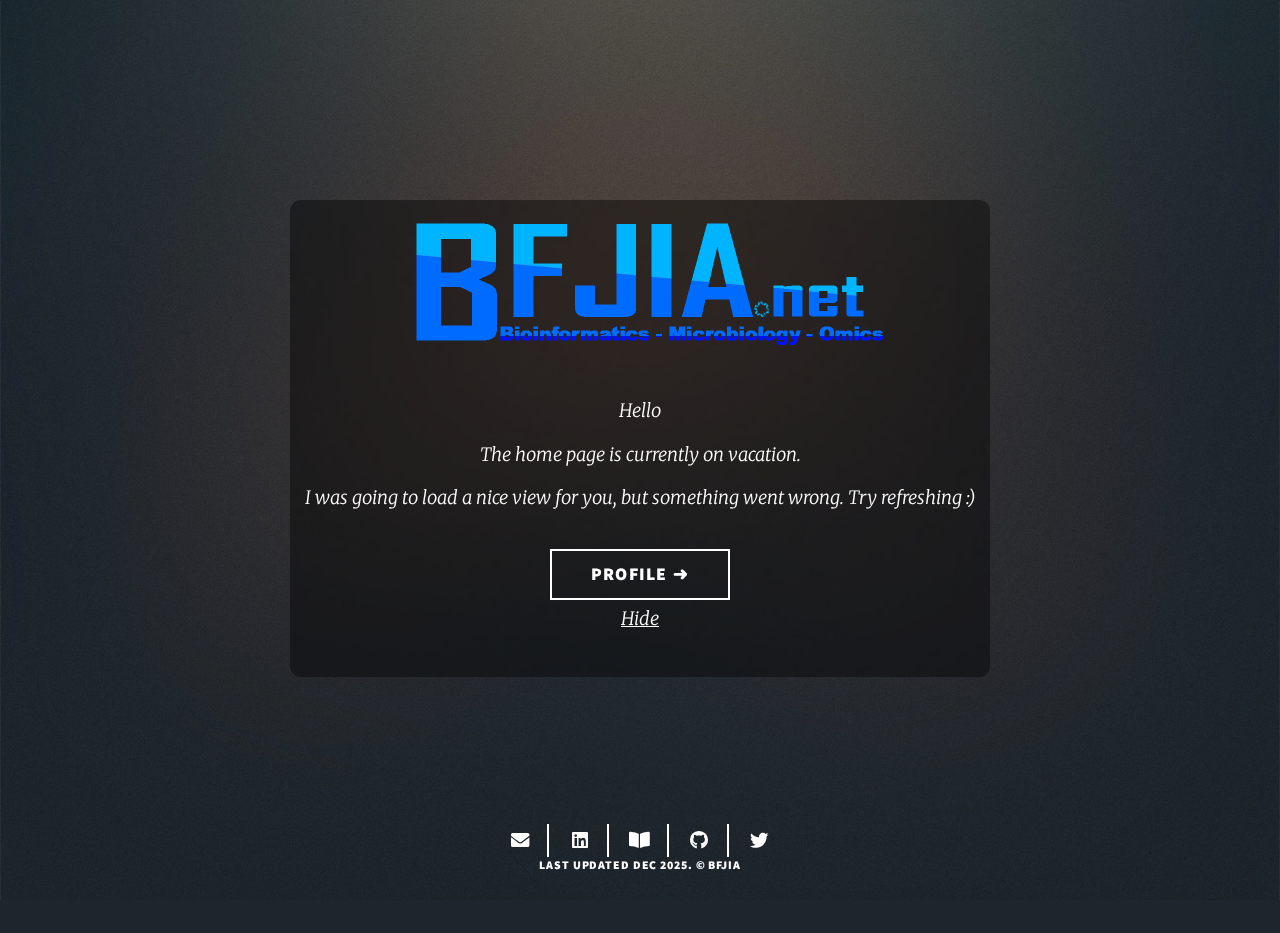
<file: index.html>
<!DOCTYPE HTML>
<!--
	Design Modified From <a href="https://html5up.net">HTML5 UP</a>
-->
<html>
	<head>
		<title>Best Friend Jia</title>
		<meta charset="utf-8" />
		<meta name="viewport" content="width=device-width, initial-scale=1, user-scalable=no" />
		<link rel="stylesheet" href="assets/css/main.css" />
		<noscript><link rel="stylesheet" href="assets/css/noscript.css" /></noscript>
	</head>
	<body class="is-preload">

		<!-- Wrapper -->
			<div id="wrapper" class="fade-in">
				<!-- Intro -->
					<div id="intro">
						<div class="logo-panel" id = "logo-box">
							<img
								src="./img/bfjia.png"
								alt="BFJIA"
								class="intro-logo"
							>
							<p id="intro-text">
								<br> Hello <br> The home page is currently on vacation. <br> I was going to load a nice view for you, but something went wrong. Try refreshing :)
							</p>
							<a href="https://www.bfjia.net/profile" class="button large"> Profile ➜</a>
							<p id = "Hide"> <u>Hide</u> </p>
						</div>
						<!--
						<ul class="actions">
							<li><a href="https://www.bfjia.net/presentations" class="button large">> Presentations <</a></li>
						</ul>
						-->
					</div>

				<!-- footer -->

					<div id="copyright">
						<ul class="icons">
							<li><a href="mailto:contact@bfjia.net" class="icon solid fa-envelope" title="E-mail"><span class="label">Email</span></a></li>
							<li><a href="https://www.linkedin.com/in/justinbfjia/" class="icon brands fa-linkedin" title="LinkedIn"><span class="label">LinkedIn</span></a></li>
							<li><a href="https://scholar.google.ca/citations?user=PLiQF5oAAAAJ&hl=en" class="icon solid fa-book-open" title="Google Scholar"><span class="label">Google Scholar</span></a></li>
							<li><a href="https://github.com/bfjia/" class="icon brands fa-github" title="GitHub"><span class="label">GitHub</span></a></li>
							<li><a href="https://twitter.com/bfjia" class="icon brands fa-twitter" title="Twitter"><span class="label">Twitter</span></a></li>
						</ul>
						<ul>
							<li>Last Updated Dec 2025. &copy; BFJIA</li>
						</ul>
					</div>

			</div>

		<!-- Scripts -->
			<script src="assets/js/jquery.min.js"></script>
			<script src="assets/js/jquery.scrollex.min.js"></script>
			<script src="assets/js/jquery.scrolly.min.js"></script>
			<script src="assets/js/browser.min.js"></script>
			<script src="assets/js/breakpoints.min.js"></script>
			<script src="assets/js/util.js"></script>
			<script src="assets/js/main.js"></script>
			<script>
			async function setRandomRedditBackgroundWithVerticalDetection() {
				const url = "https://www.reddit.com/r/EarthPorn/top/.json?sort=top&t=week";
				const response = await fetch("https://corsproxy.io/?" + encodeURIComponent(url));
				const json = await response.json();

				const posts = json.data.children.filter(
					p => p.data.post_hint === 'image'
				);

				const chosen = posts[Math.floor(Math.random() * posts.length)];

				const imageUrl =
					chosen.data.preview?.images?.[0]?.source?.url
						?.replace(/&amp;/g, '&') ||
					chosen.data.url;

				const dataReturn = {
					url: imageUrl,
					permalink: 'https://www.reddit.com' + chosen.data.permalink,
					author: chosen.data.author,
					title: chosen.data.title
				};

				const bg = document.querySelector('#wrapper > .bg');
				if (!bg) return;

				// Load image to detect orientation
				const img = new Image();
				img.src = dataReturn.url;

				img.onload = () => {
					const isPortrait = img.height > img.width;

					bg.style.backgroundImage =
						'url("../../images/overlay.png"), ' +
						'linear-gradient(0deg, rgba(0,0,0,0.1), rgba(0,0,0,0.1)), ' +
						`url("${dataReturn.url}")`;

					if (isPortrait) {
						// Portrait: show middle section
						bg.style.backgroundSize = 'auto, auto, cover';
						bg.style.backgroundPosition = 'center, center, center';
					} else {
						// Landscape: fill screen normally
						bg.style.backgroundSize = 'auto, auto, cover';
						bg.style.backgroundPosition = 'center, center, center';
					}
				};

				// Update intro text
				const introText = document.getElementById('intro-text');
				if (introText) {
					introText.innerHTML = `
						Hello, the home page is currently on vacation. <br>
						In its place, enjoy this view captured by
						<a href="${dataReturn.permalink}" target="_blank" rel="noopener">
							u/${dataReturn.author}
						</a>.
					`;
				}
			}

				async function setRandomRedditBackground() {
					//const response = await fetch(
					//	'https://www.reddit.com/r/EarthPorn/top/.json?sort=top&t=day'
					//);
					
					const url = "https://www.reddit.com/r/EarthPorn/top/.json?sort=top&t=week";

					const response = await fetch("https://corsproxy.io/?" + encodeURIComponent(url));
					  //.then(res => res.json())
					  //.then(data => console.log(data))
					 // .catch(err => console.error(err));

					const json = await response.json();

					const posts = json.data.children.filter(p =>
						p.data.post_hint === 'image'
					);

					const chosen = posts[Math.floor(Math.random() * posts.length)];

					const dataReturn = {
						url: chosen.data.preview?.images?.[0]?.source?.url
							?.replace(/&amp;/g, '&') || chosen.data.url,
						permalink: 'https://www.reddit.com' + chosen.data.permalink,
						author: chosen.data.author,
						title: chosen.data.title
					};

					// Set background
					const bg = document.querySelector('#wrapper > .bg');
					if (bg) {
						bg.style.backgroundImage =
							'url("../../images/overlay.png"), ' +
							'linear-gradient(0deg, rgba(0,0,0,0.1), rgba(0,0,0,0.1)), ' +
							`url("${dataReturn.url}")`;
					}

					// 🔹 Update intro text with hyperlink
					const introText = document.getElementById('intro-text');
					if (introText) {
						introText.innerHTML = ` 
							Hello, the home page is currently on vacation. <br>
							In it's place, enjoy this view captured by <a href="${dataReturn.permalink}" target="_blank" rel="noopener"> u/${dataReturn.author} </a>.
							`;
					}
				}

				setRandomRedditBackgroundWithVerticalDetection();
			</script>
			<script>
				const intro = document.getElementById('intro');
				const copyright = document.getElementById('copyright');
				const bg = document.querySelector('#wrapper > .bg');

				document.getElementById('Hide').addEventListener('click', () => {
					//document.getElementById('intro').style.display = 'none';
					intro.classList.add('hidden'); 
					//copyright.classList.add('hidden'); 
					//document.getElementById('copyright').style.display = 'none';
				});

				if (bg) {
					bg.addEventListener('click', () => {
						//if (intro) intro.style.display = 'block';
						intro.classList.remove('hidden'); 
						//copyright.classList.remove('hidden'); 
						//if (copyright) copyright.style.display = 'block';
					});
				} 
			</script>






	</body>
</html>
</file>
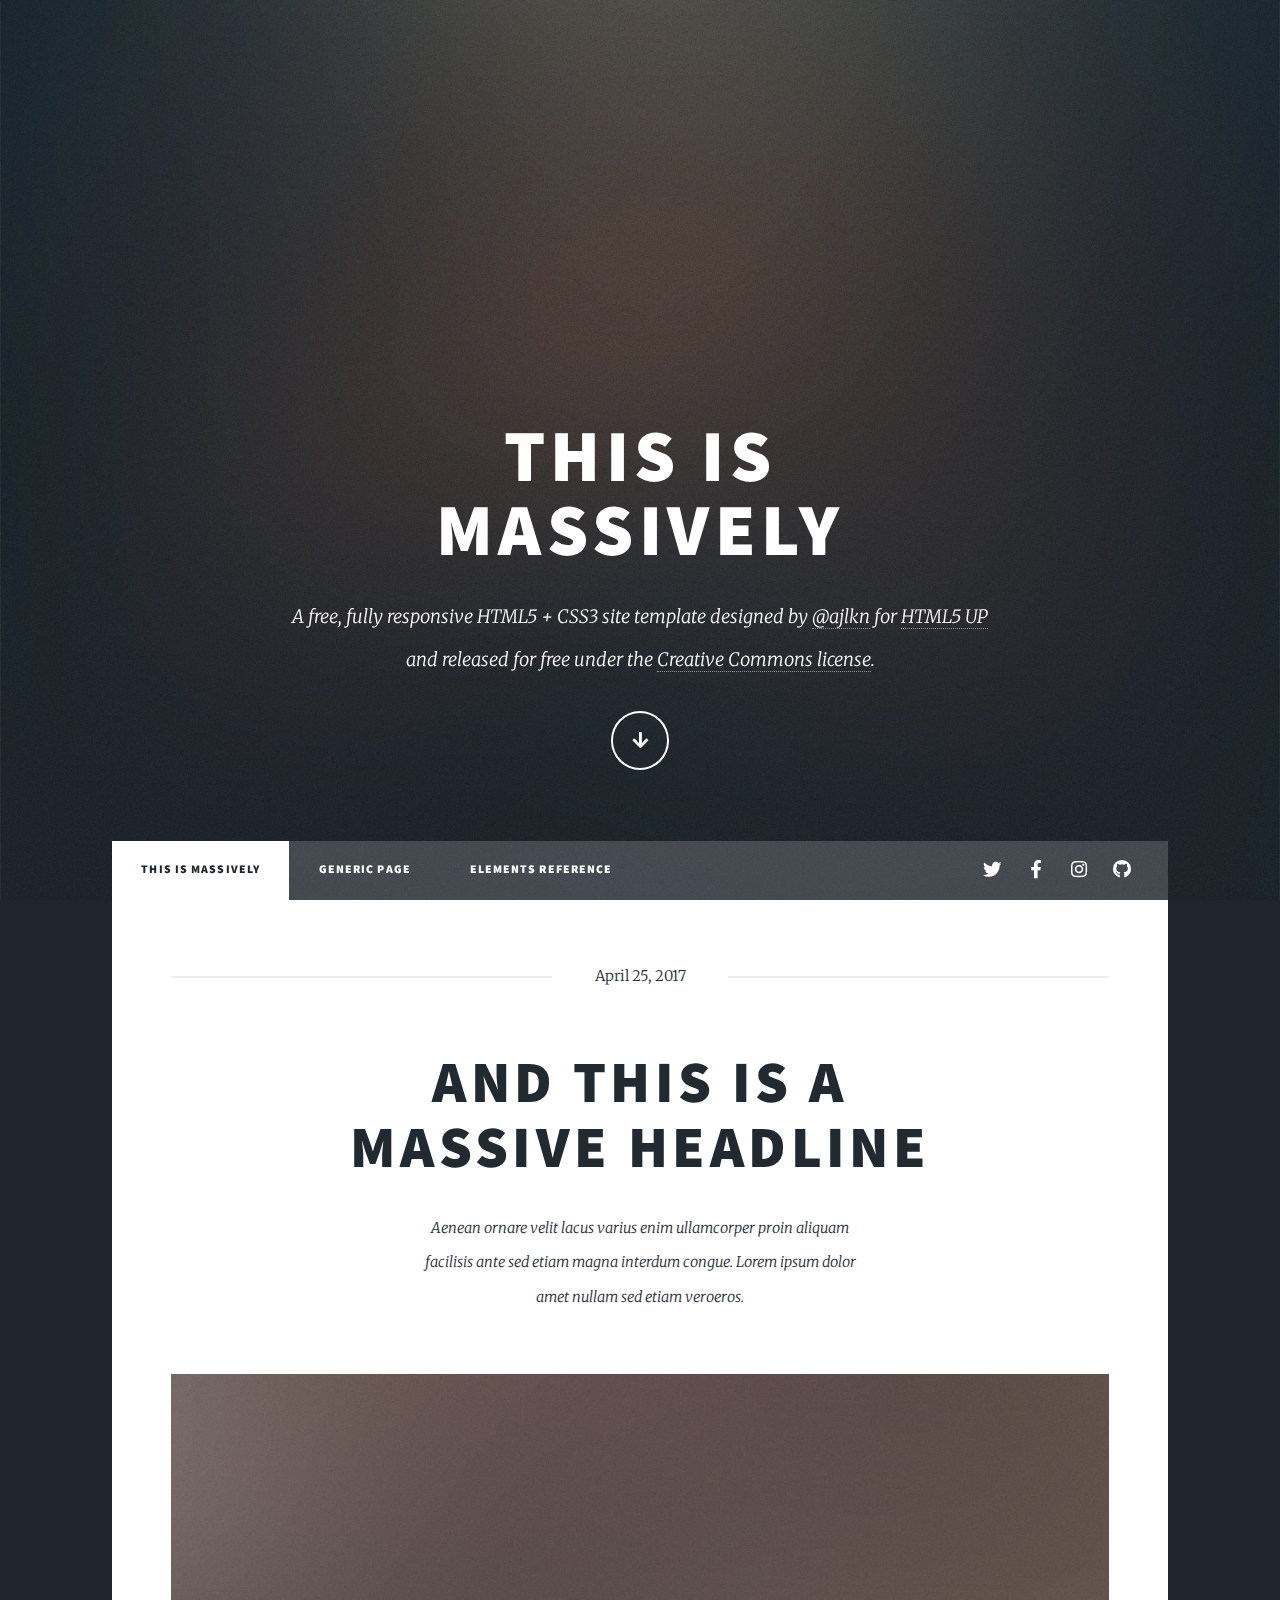
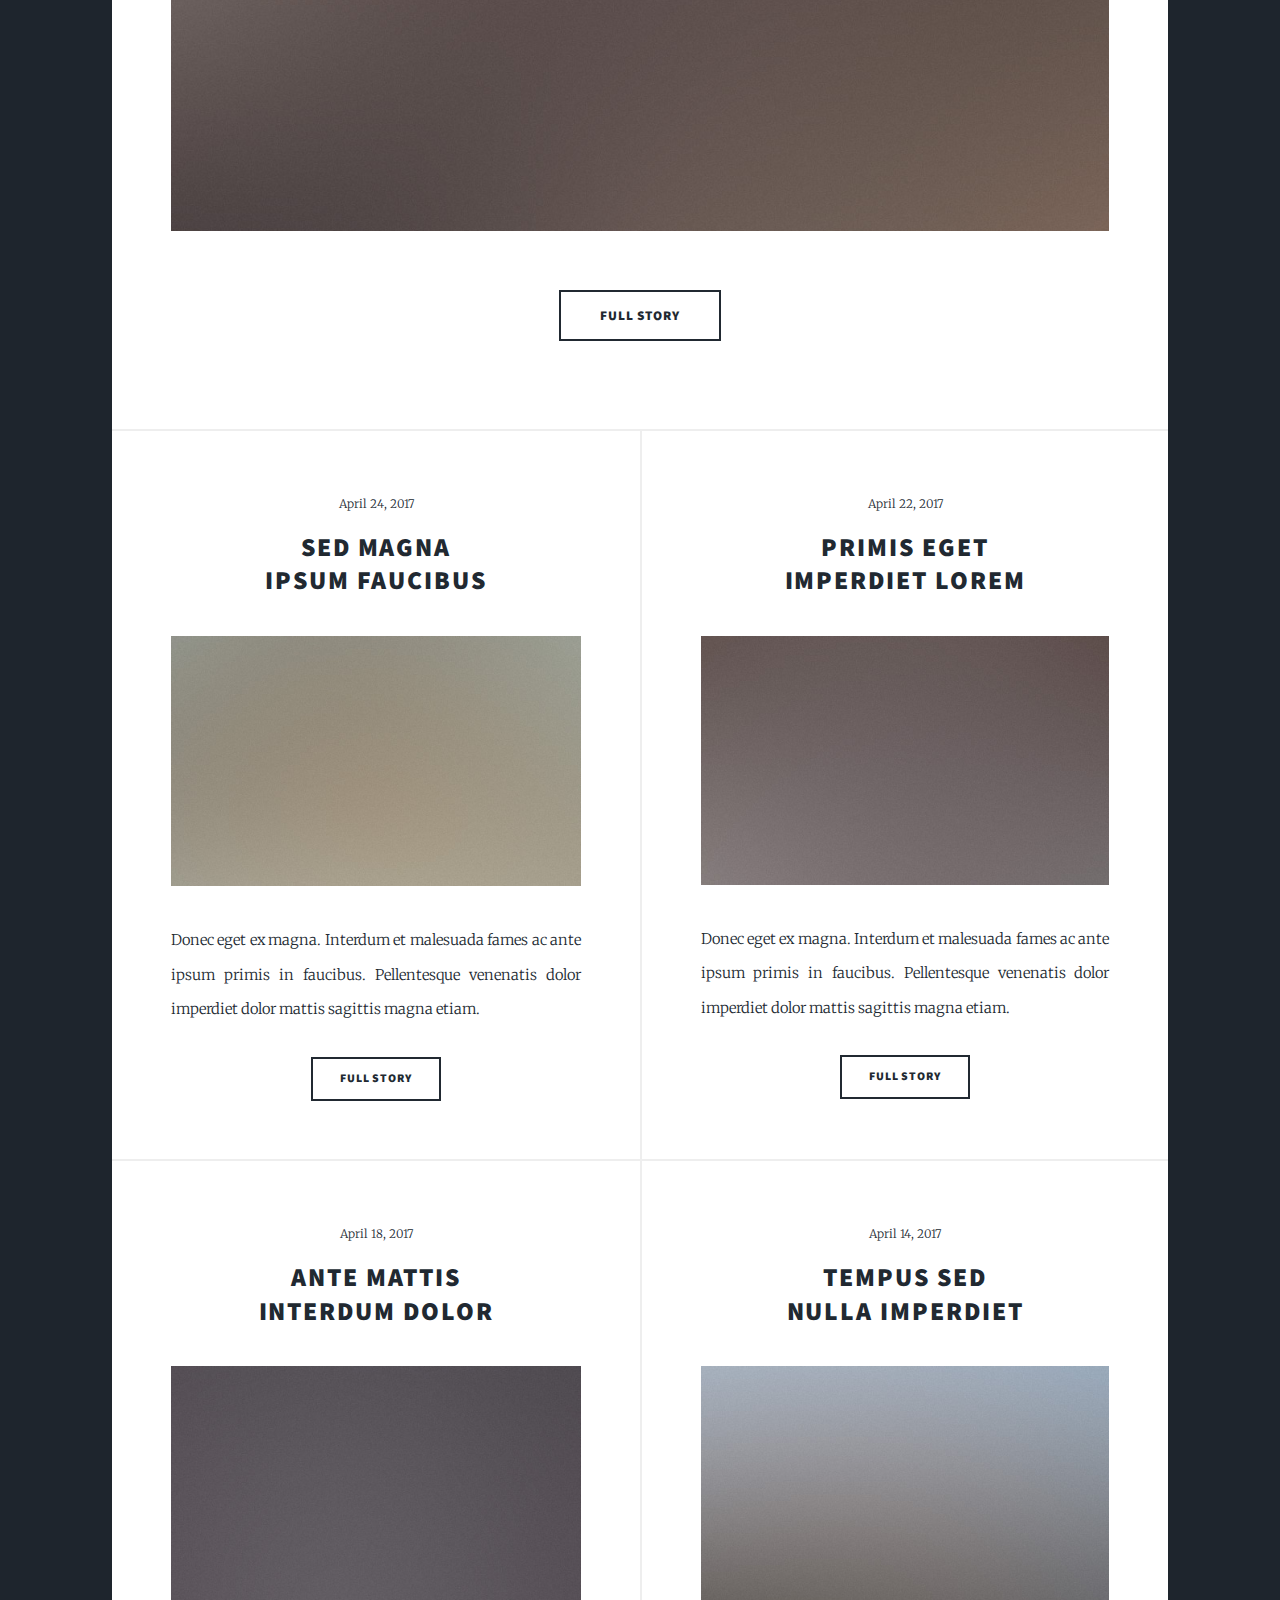
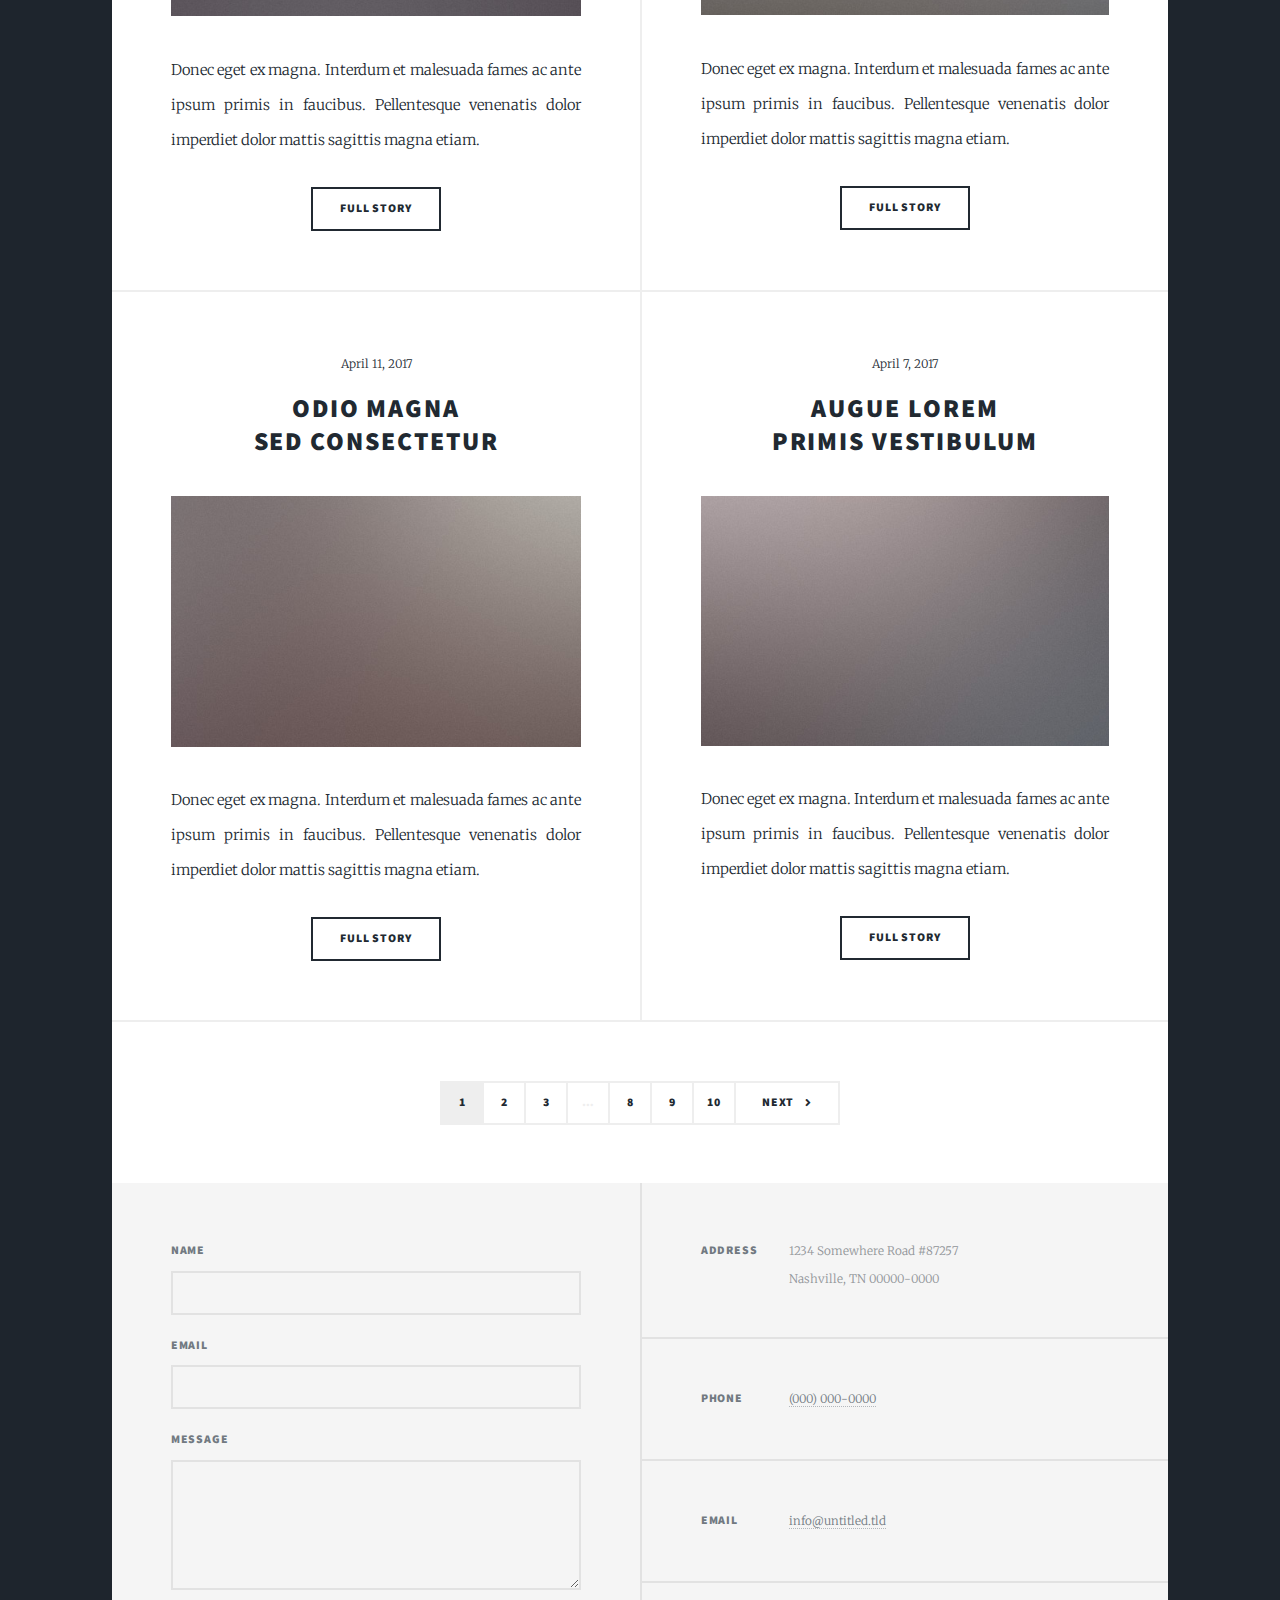
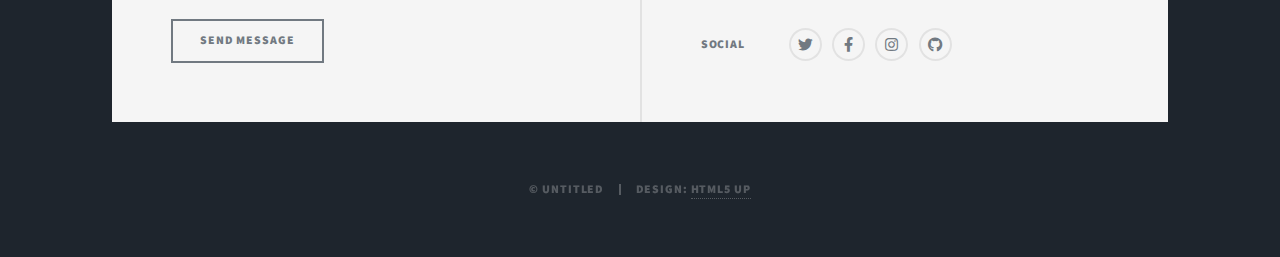
<file: orig/index.html>
<!DOCTYPE HTML>
<!--
	Massively by HTML5 UP
	html5up.net | @ajlkn
	Free for personal and commercial use under the CCA 3.0 license (html5up.net/license)
-->
<html>
	<head>
		<title>Massively by HTML5 UP</title>
		<meta charset="utf-8" />
		<meta name="viewport" content="width=device-width, initial-scale=1, user-scalable=no" />
		<link rel="stylesheet" href="assets/css/main.css" />
		<noscript><link rel="stylesheet" href="assets/css/noscript.css" /></noscript>
	</head>
	<body class="is-preload">

		<!-- Wrapper -->
			<div id="wrapper" class="fade-in">

				<!-- Intro -->
					<div id="intro">
						<h1>This is<br />
						Massively</h1>
						<p>A free, fully responsive HTML5 + CSS3 site template designed by <a href="https://twitter.com/ajlkn">@ajlkn</a> for <a href="https://html5up.net">HTML5 UP</a><br />
						and released for free under the <a href="https://html5up.net/license">Creative Commons license</a>.</p>
						<ul class="actions">
							<li><a href="#header" class="button icon solid solo fa-arrow-down scrolly">Continue</a></li>
						</ul>
					</div>

				<!-- Header -->
					<header id="header">
						<a href="index.html" class="logo">Massively</a>
					</header>

				<!-- Nav -->
					<nav id="nav">
						<ul class="links">
							<li class="active"><a href="index.html">This is Massively</a></li>
							<li><a href="generic.html">Generic Page</a></li>
							<li><a href="elements.html">Elements Reference</a></li>
						</ul>
						<ul class="icons">
							<li><a href="#" class="icon brands fa-twitter"><span class="label">Twitter</span></a></li>
							<li><a href="#" class="icon brands fa-facebook-f"><span class="label">Facebook</span></a></li>
							<li><a href="#" class="icon brands fa-instagram"><span class="label">Instagram</span></a></li>
							<li><a href="#" class="icon brands fa-github"><span class="label">GitHub</span></a></li>
						</ul>
					</nav>

				<!-- Main -->
					<div id="main">

						<!-- Featured Post -->
							<article class="post featured">
								<header class="major">
									<span class="date">April 25, 2017</span>
									<h2><a href="#">And this is a<br />
									massive headline</a></h2>
									<p>Aenean ornare velit lacus varius enim ullamcorper proin aliquam<br />
									facilisis ante sed etiam magna interdum congue. Lorem ipsum dolor<br />
									amet nullam sed etiam veroeros.</p>
								</header>
								<a href="#" class="image main"><img src="images/pic01.jpg" alt="" /></a>
								<ul class="actions special">
									<li><a href="#" class="button large">Full Story</a></li>
								</ul>
							</article>

						<!-- Posts -->
							<section class="posts">
								<article>
									<header>
										<span class="date">April 24, 2017</span>
										<h2><a href="#">Sed magna<br />
										ipsum faucibus</a></h2>
									</header>
									<a href="#" class="image fit"><img src="images/pic02.jpg" alt="" /></a>
									<p>Donec eget ex magna. Interdum et malesuada fames ac ante ipsum primis in faucibus. Pellentesque venenatis dolor imperdiet dolor mattis sagittis magna etiam.</p>
									<ul class="actions special">
										<li><a href="#" class="button">Full Story</a></li>
									</ul>
								</article>
								<article>
									<header>
										<span class="date">April 22, 2017</span>
										<h2><a href="#">Primis eget<br />
										imperdiet lorem</a></h2>
									</header>
									<a href="#" class="image fit"><img src="images/pic03.jpg" alt="" /></a>
									<p>Donec eget ex magna. Interdum et malesuada fames ac ante ipsum primis in faucibus. Pellentesque venenatis dolor imperdiet dolor mattis sagittis magna etiam.</p>
									<ul class="actions special">
										<li><a href="#" class="button">Full Story</a></li>
									</ul>
								</article>
								<article>
									<header>
										<span class="date">April 18, 2017</span>
										<h2><a href="#">Ante mattis<br />
										interdum dolor</a></h2>
									</header>
									<a href="#" class="image fit"><img src="images/pic04.jpg" alt="" /></a>
									<p>Donec eget ex magna. Interdum et malesuada fames ac ante ipsum primis in faucibus. Pellentesque venenatis dolor imperdiet dolor mattis sagittis magna etiam.</p>
									<ul class="actions special">
										<li><a href="#" class="button">Full Story</a></li>
									</ul>
								</article>
								<article>
									<header>
										<span class="date">April 14, 2017</span>
										<h2><a href="#">Tempus sed<br />
										nulla imperdiet</a></h2>
									</header>
									<a href="#" class="image fit"><img src="images/pic05.jpg" alt="" /></a>
									<p>Donec eget ex magna. Interdum et malesuada fames ac ante ipsum primis in faucibus. Pellentesque venenatis dolor imperdiet dolor mattis sagittis magna etiam.</p>
									<ul class="actions special">
										<li><a href="#" class="button">Full Story</a></li>
									</ul>
								</article>
								<article>
									<header>
										<span class="date">April 11, 2017</span>
										<h2><a href="#">Odio magna<br />
										sed consectetur</a></h2>
									</header>
									<a href="#" class="image fit"><img src="images/pic06.jpg" alt="" /></a>
									<p>Donec eget ex magna. Interdum et malesuada fames ac ante ipsum primis in faucibus. Pellentesque venenatis dolor imperdiet dolor mattis sagittis magna etiam.</p>
									<ul class="actions special">
										<li><a href="#" class="button">Full Story</a></li>
									</ul>
								</article>
								<article>
									<header>
										<span class="date">April 7, 2017</span>
										<h2><a href="#">Augue lorem<br />
										primis vestibulum</a></h2>
									</header>
									<a href="#" class="image fit"><img src="images/pic07.jpg" alt="" /></a>
									<p>Donec eget ex magna. Interdum et malesuada fames ac ante ipsum primis in faucibus. Pellentesque venenatis dolor imperdiet dolor mattis sagittis magna etiam.</p>
									<ul class="actions special">
										<li><a href="#" class="button">Full Story</a></li>
									</ul>
								</article>
							</section>

						<!-- Footer -->
							<footer>
								<div class="pagination">
									<!--<a href="#" class="previous">Prev</a>-->
									<a href="#" class="page active">1</a>
									<a href="#" class="page">2</a>
									<a href="#" class="page">3</a>
									<span class="extra">&hellip;</span>
									<a href="#" class="page">8</a>
									<a href="#" class="page">9</a>
									<a href="#" class="page">10</a>
									<a href="#" class="next">Next</a>
								</div>
							</footer>

					</div>

				<!-- Footer -->
					<footer id="footer">
						<section>
							<form method="post" action="#">
								<div class="fields">
									<div class="field">
										<label for="name">Name</label>
										<input type="text" name="name" id="name" />
									</div>
									<div class="field">
										<label for="email">Email</label>
										<input type="text" name="email" id="email" />
									</div>
									<div class="field">
										<label for="message">Message</label>
										<textarea name="message" id="message" rows="3"></textarea>
									</div>
								</div>
								<ul class="actions">
									<li><input type="submit" value="Send Message" /></li>
								</ul>
							</form>
						</section>
						<section class="split contact">
							<section class="alt">
								<h3>Address</h3>
								<p>1234 Somewhere Road #87257<br />
								Nashville, TN 00000-0000</p>
							</section>
							<section>
								<h3>Phone</h3>
								<p><a href="#">(000) 000-0000</a></p>
							</section>
							<section>
								<h3>Email</h3>
								<p><a href="#">info@untitled.tld</a></p>
							</section>
							<section>
								<h3>Social</h3>
								<ul class="icons alt">
									<li><a href="#" class="icon brands alt fa-twitter"><span class="label">Twitter</span></a></li>
									<li><a href="#" class="icon brands alt fa-facebook-f"><span class="label">Facebook</span></a></li>
									<li><a href="#" class="icon brands alt fa-instagram"><span class="label">Instagram</span></a></li>
									<li><a href="#" class="icon brands alt fa-github"><span class="label">GitHub</span></a></li>
								</ul>
							</section>
						</section>
					</footer>

				<!-- Copyright -->
					<div id="copyright">
						<ul><li>&copy; Untitled</li><li>Design: <a href="https://html5up.net">HTML5 UP</a></li></ul>
					</div>

			</div>

		<!-- Scripts -->
			<script src="assets/js/jquery.min.js"></script>
			<script src="assets/js/jquery.scrollex.min.js"></script>
			<script src="assets/js/jquery.scrolly.min.js"></script>
			<script src="assets/js/browser.min.js"></script>
			<script src="assets/js/breakpoints.min.js"></script>
			<script src="assets/js/util.js"></script>
			<script src="assets/js/main.js"></script>

	</body>
</html>
</file>
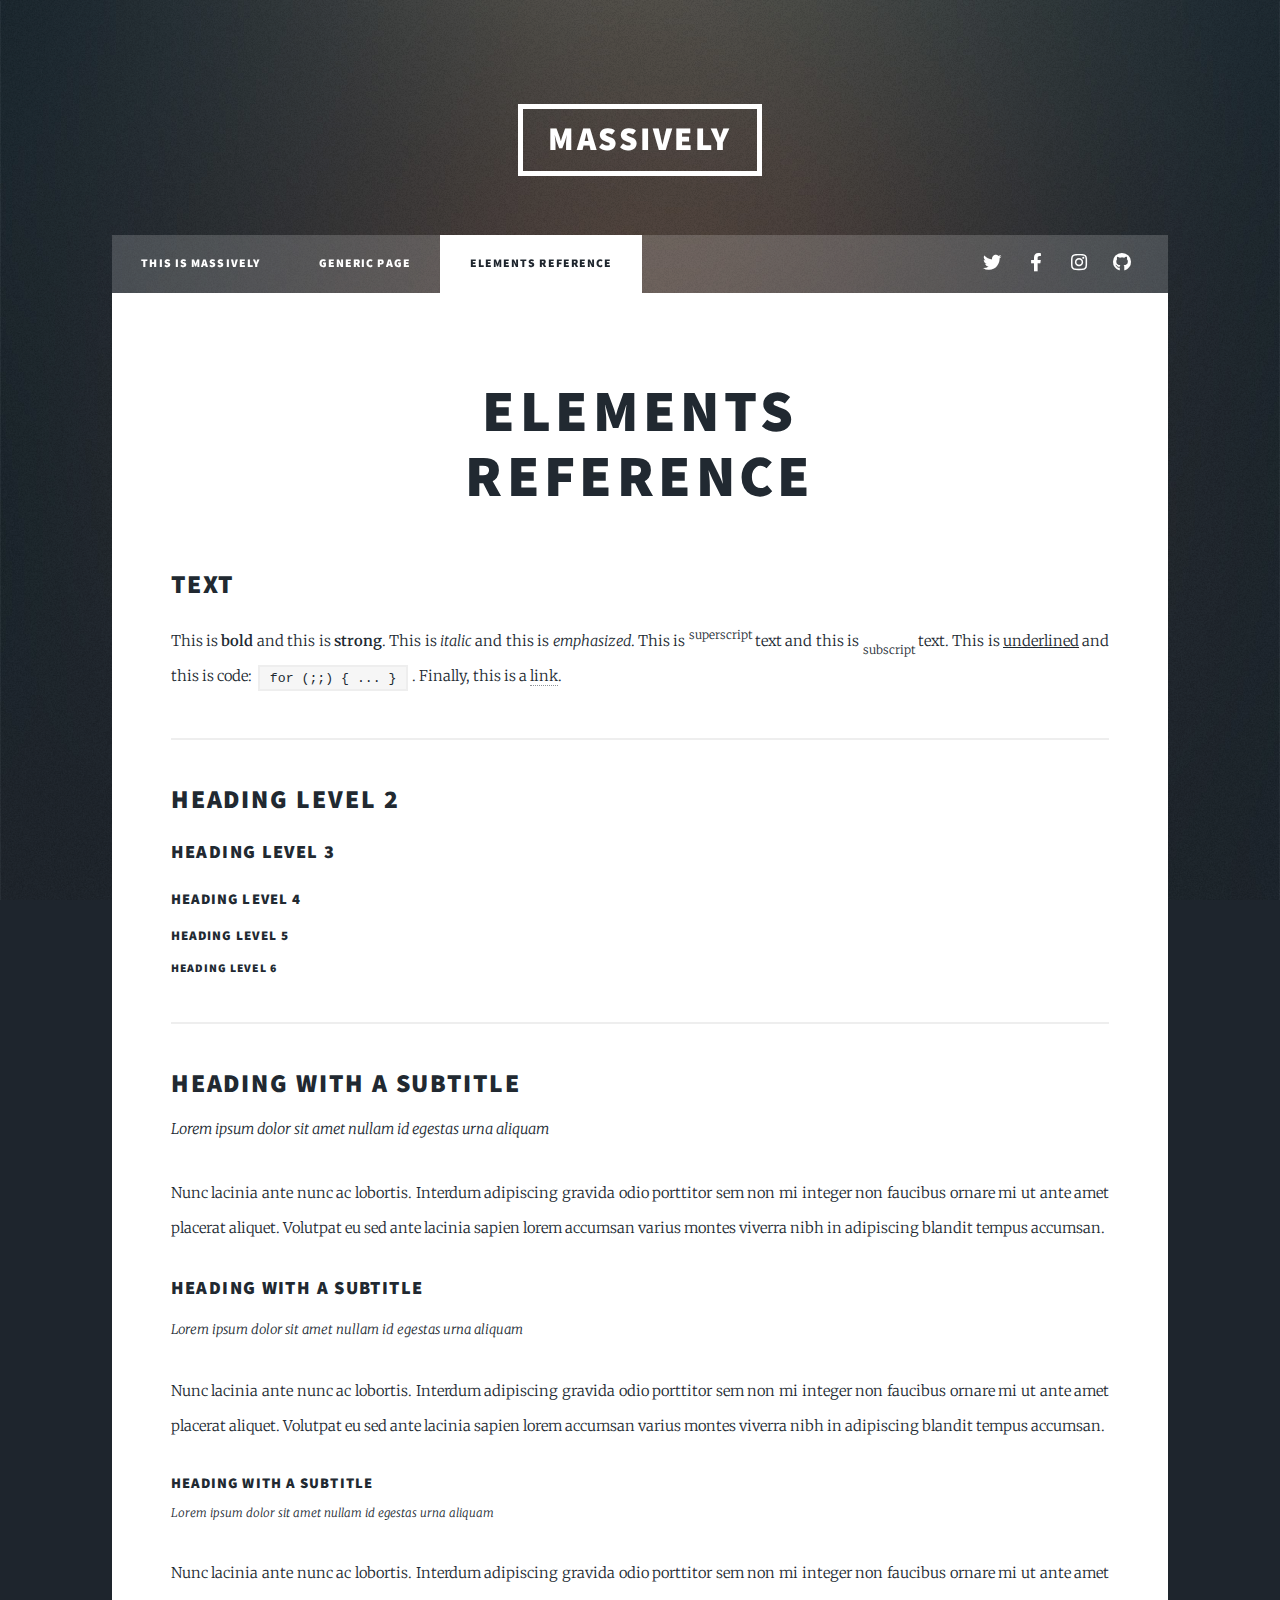
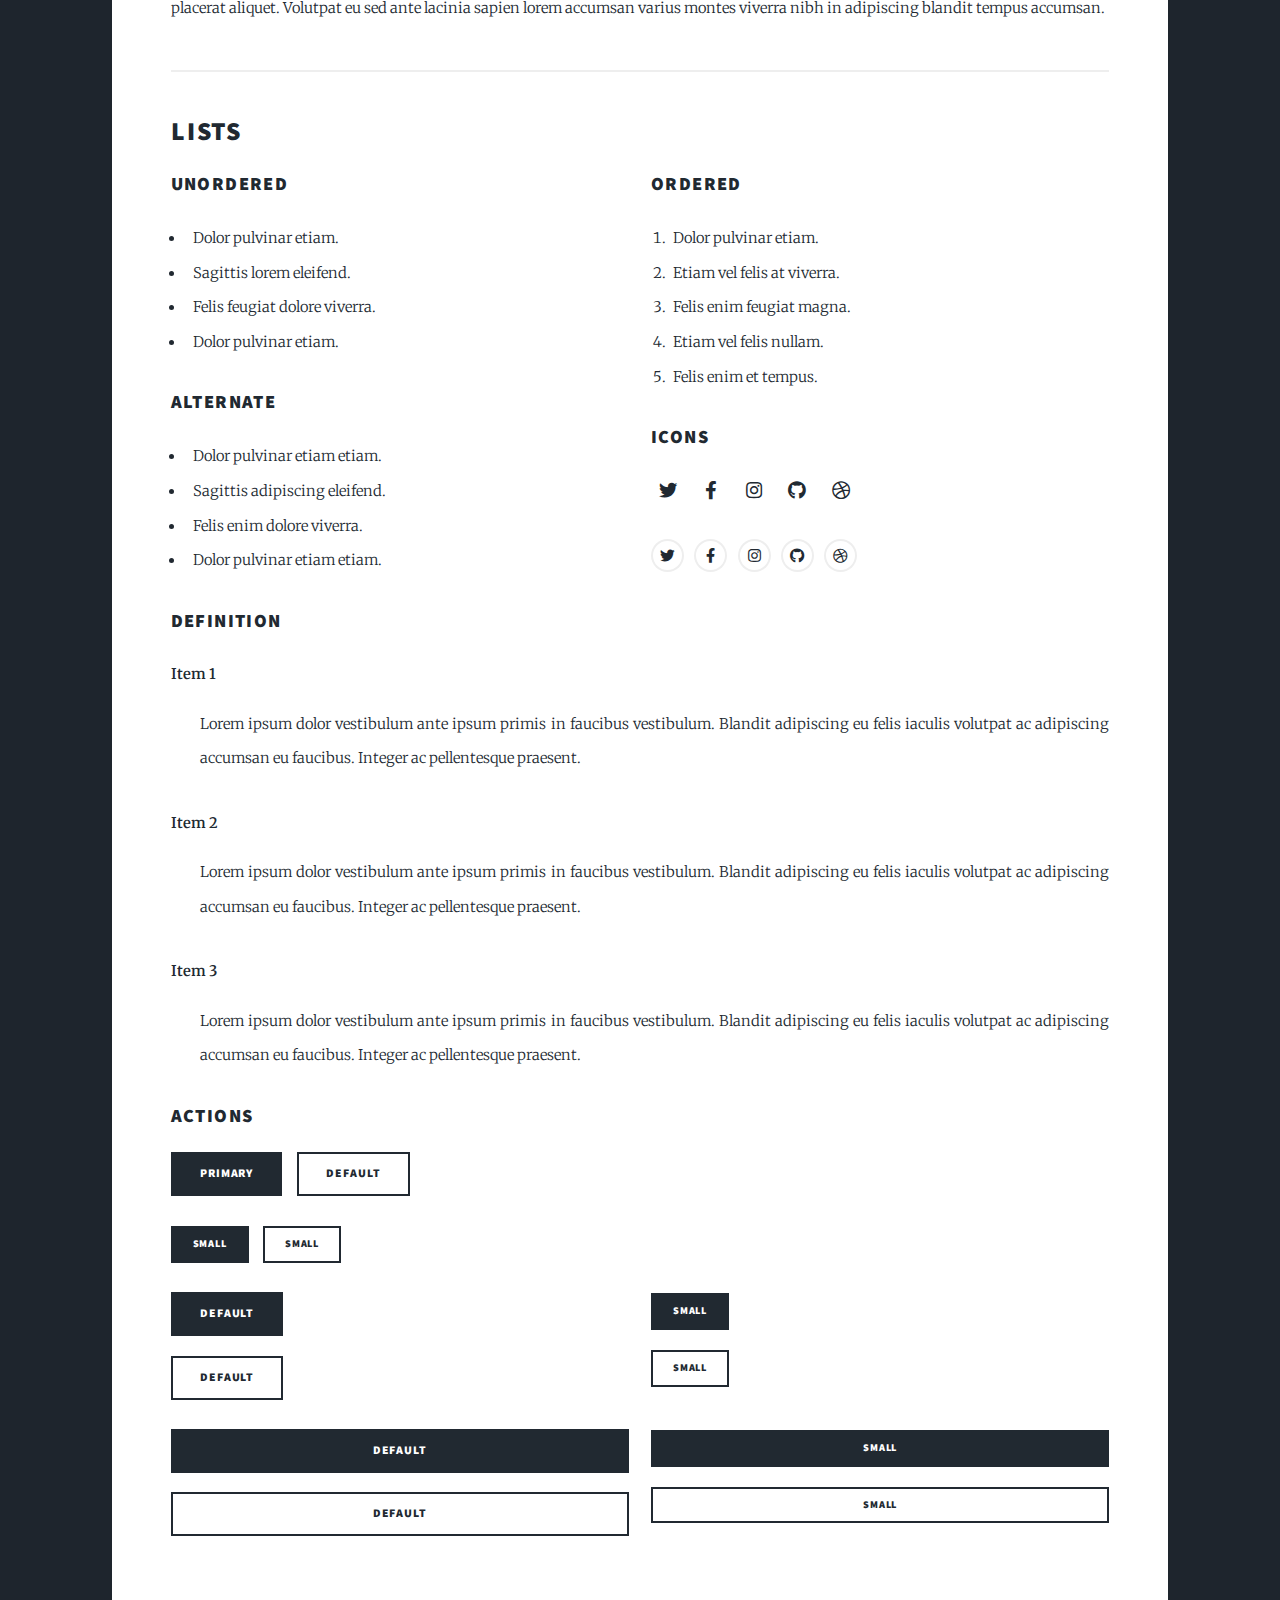
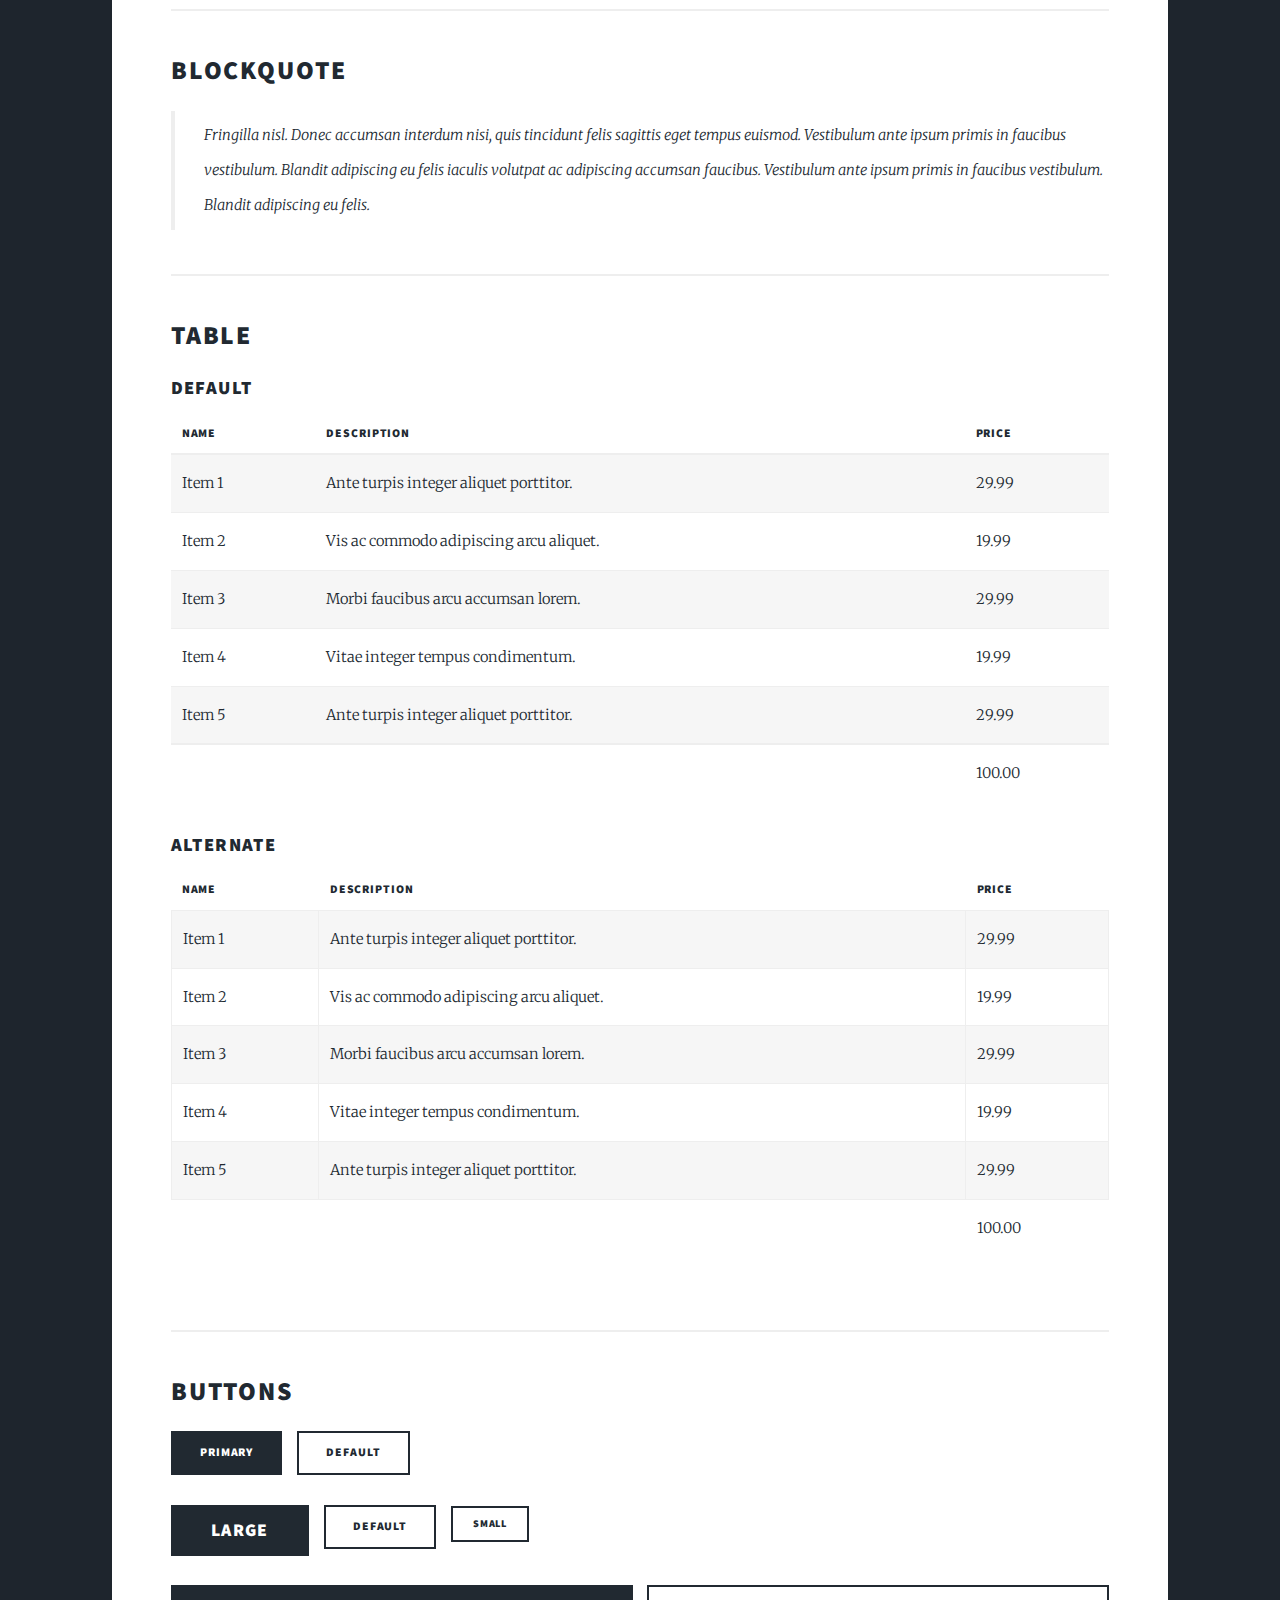
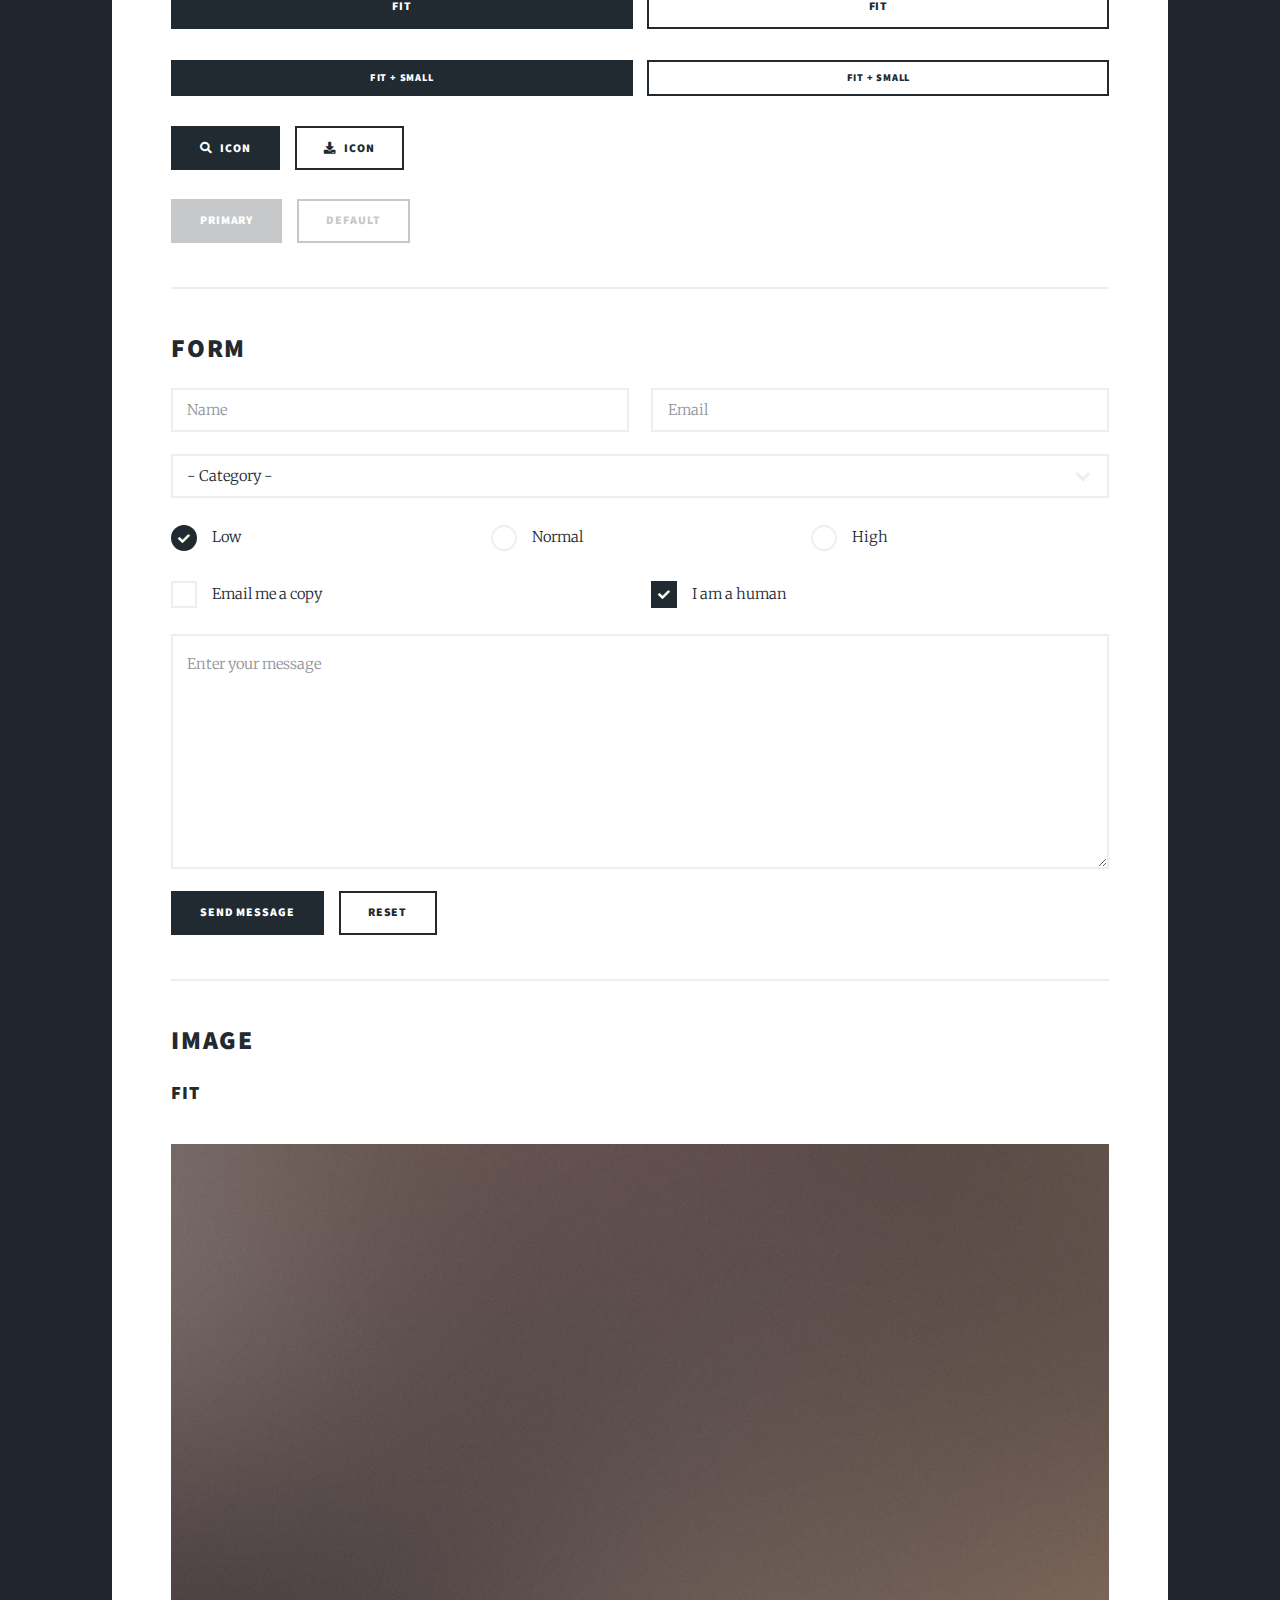
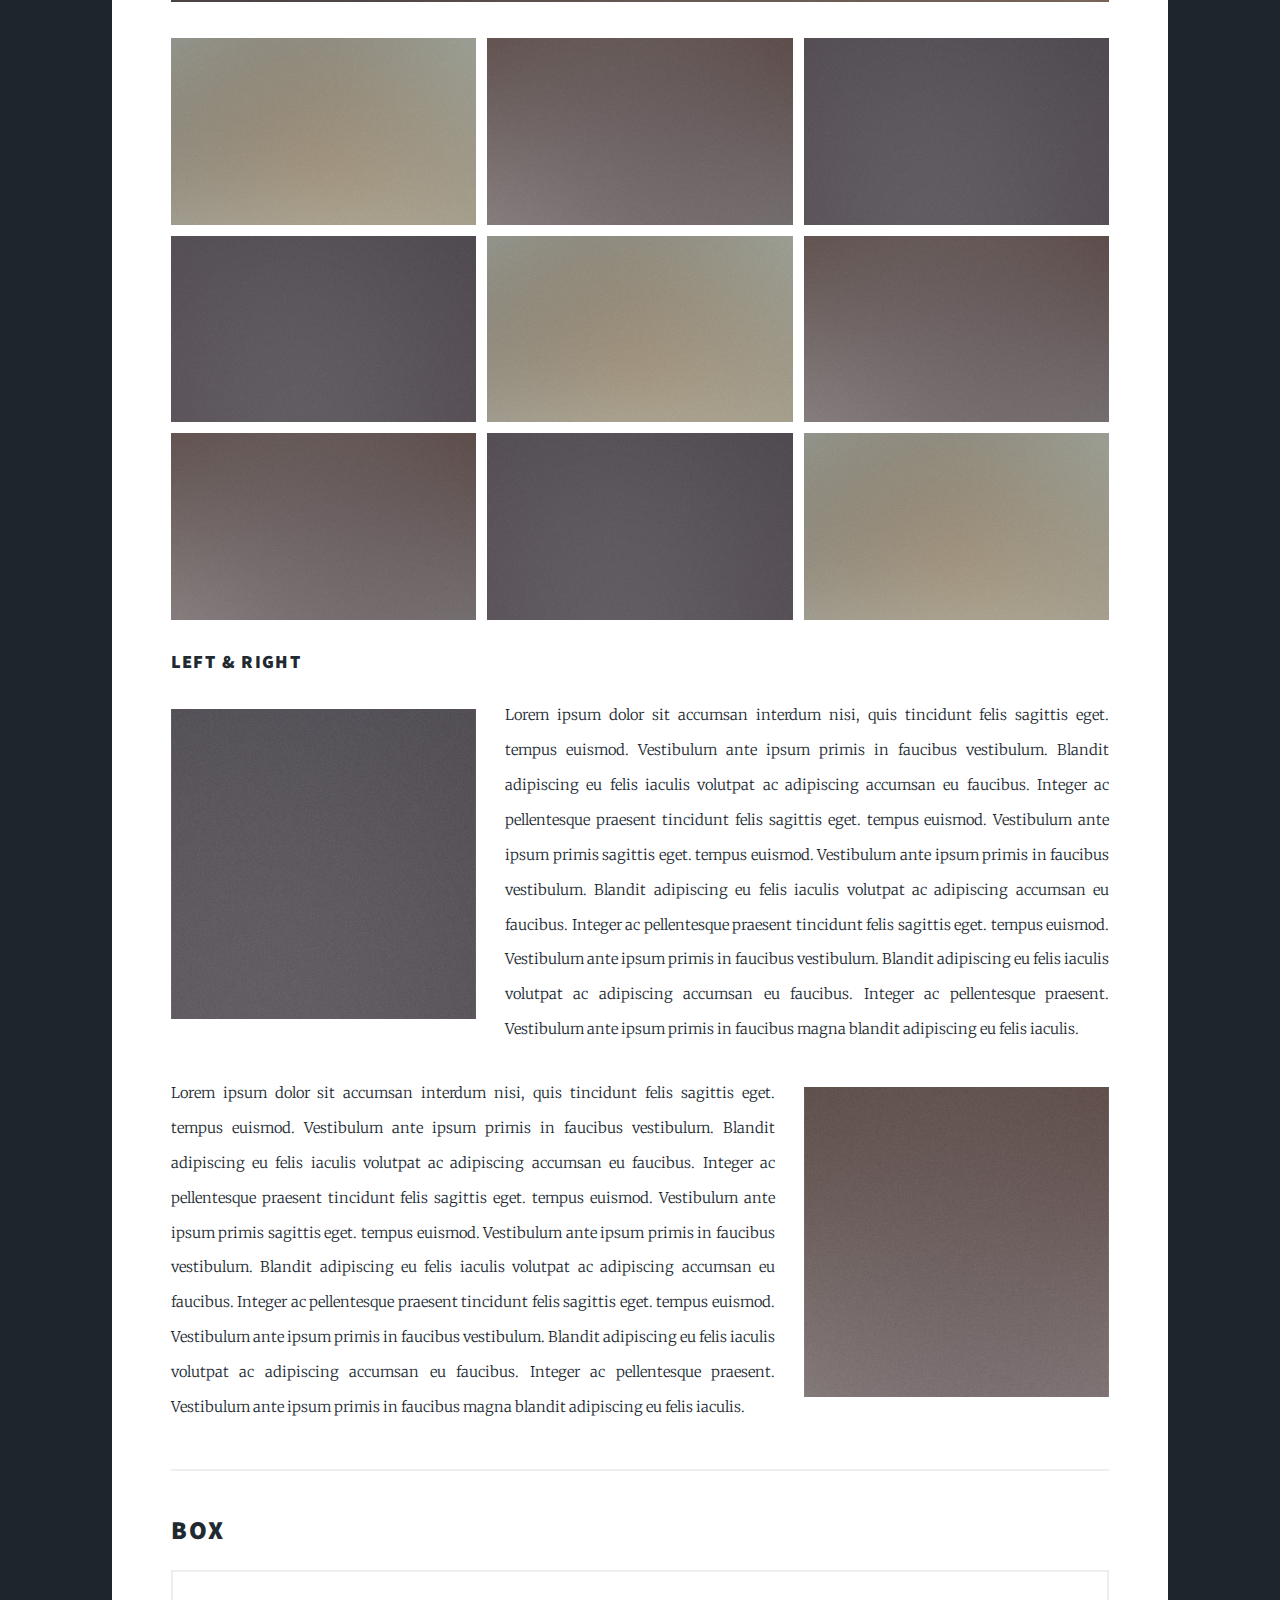
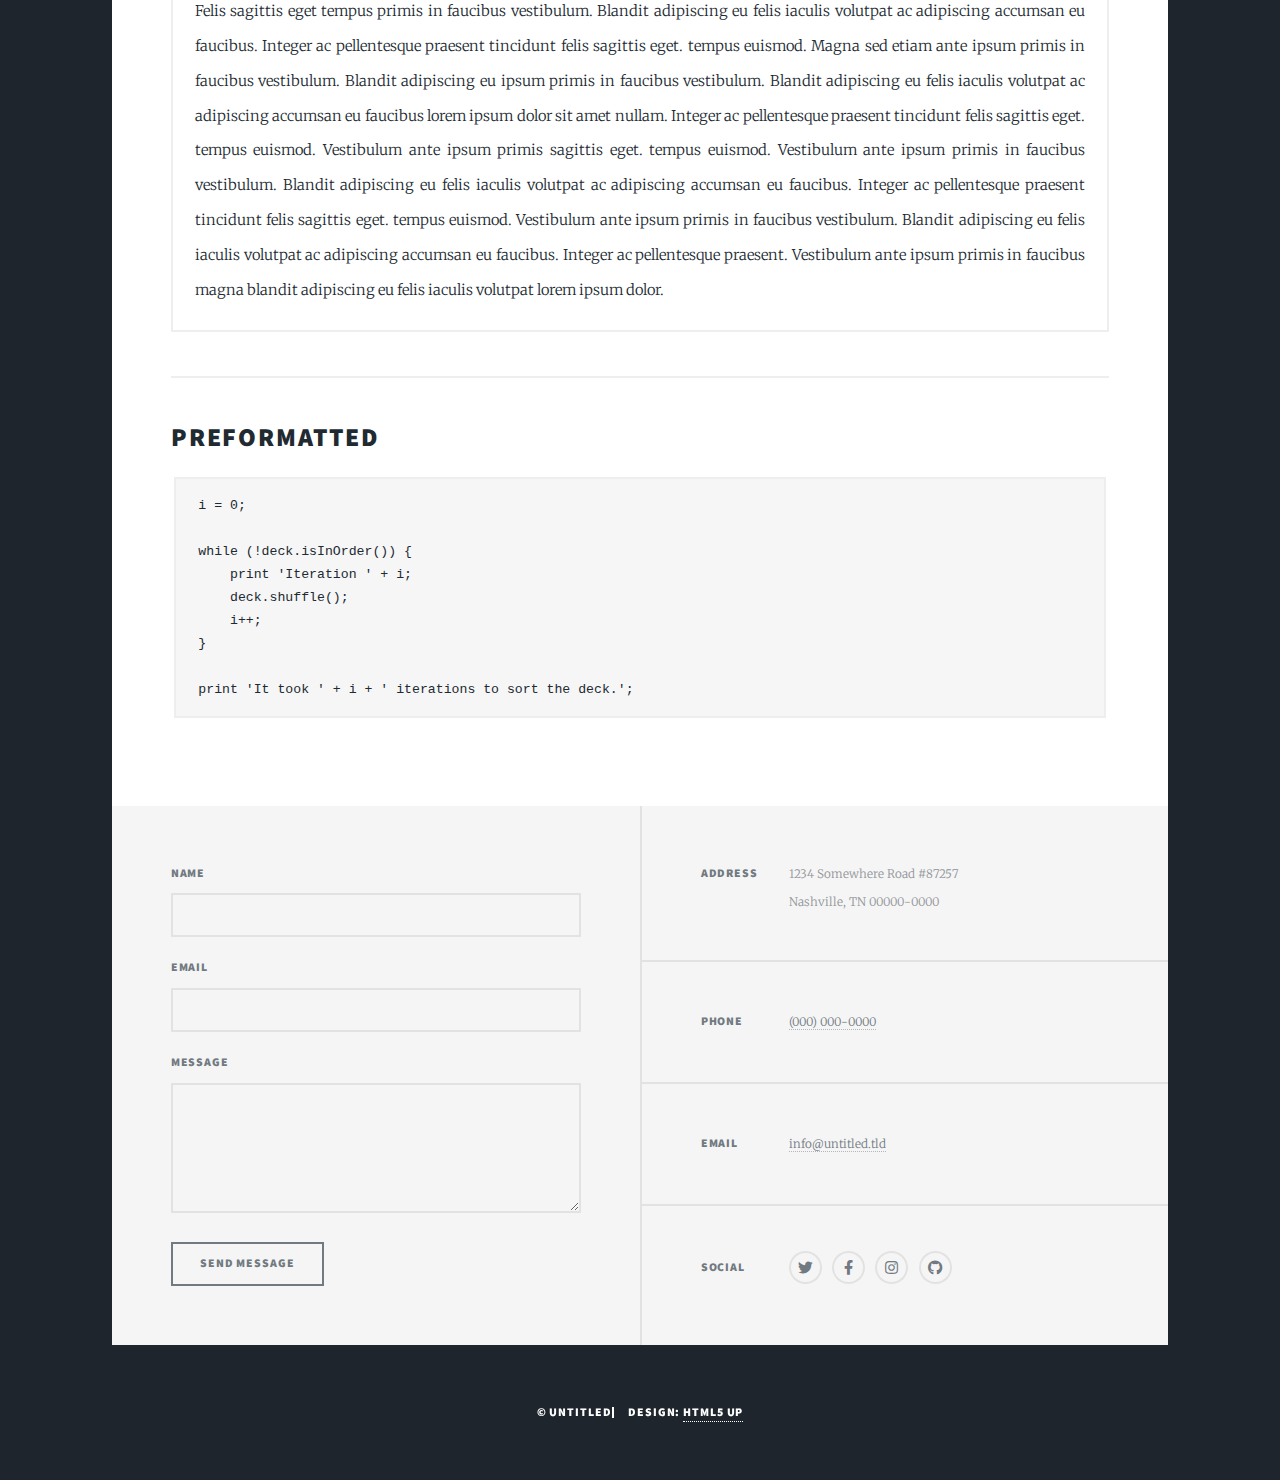
<file: elements.html>
<!DOCTYPE HTML>
<!--
	Massively by HTML5 UP
	html5up.net | @ajlkn
	Free for personal and commercial use under the CCA 3.0 license (html5up.net/license)
-->
<html>
	<head>
		<title>Elements Reference - Massively by HTML5 UP</title>
		<meta charset="utf-8" />
		<meta name="viewport" content="width=device-width, initial-scale=1, user-scalable=no" />
		<link rel="stylesheet" href="assets/css/main.css" />
		<noscript><link rel="stylesheet" href="assets/css/noscript.css" /></noscript>
	</head>
	<body class="is-preload">

		<!-- Wrapper -->
			<div id="wrapper">

				<!-- Header -->
					<header id="header">
						<a href="index.html" class="logo">Massively</a>
					</header>

				<!-- Nav -->
					<nav id="nav">
						<ul class="links">
							<li><a href="index.html">This is Massively</a></li>
							<li><a href="generic.html">Generic Page</a></li>
							<li class="active"><a href="elements.html">Elements Reference</a></li>
						</ul>
						<ul class="icons">
							<li><a href="#" class="icon brands fa-twitter"><span class="label">Twitter</span></a></li>
							<li><a href="#" class="icon brands fa-facebook-f"><span class="label">Facebook</span></a></li>
							<li><a href="#" class="icon brands fa-instagram"><span class="label">Instagram</span></a></li>
							<li><a href="#" class="icon brands fa-github"><span class="label">GitHub</span></a></li>
						</ul>
					</nav>

				<!-- Main -->
					<div id="main">

						<!-- Post -->
							<section class="post">
								<header class="major">
									<h1>Elements<br />
									Reference</h1>
								</header>

								<!-- Text stuff -->
									<h2>Text</h2>
									<p>This is <b>bold</b> and this is <strong>strong</strong>. This is <i>italic</i> and this is <em>emphasized</em>.
									This is <sup>superscript</sup> text and this is <sub>subscript</sub> text.
									This is <u>underlined</u> and this is code: <code>for (;;) { ... }</code>.
									Finally, this is a <a href="#">link</a>.</p>
									<hr />
									<h2>Heading Level 2</h2>
									<h3>Heading Level 3</h3>
									<h4>Heading Level 4</h4>
									<h5>Heading Level 5</h5>
									<h6>Heading Level 6</h6>
									<hr />
									<header>
										<h2>Heading with a Subtitle</h2>
										<p>Lorem ipsum dolor sit amet nullam id egestas urna aliquam</p>
									</header>
									<p>Nunc lacinia ante nunc ac lobortis. Interdum adipiscing gravida odio porttitor sem non mi integer non faucibus ornare mi ut ante amet placerat aliquet. Volutpat eu sed ante lacinia sapien lorem accumsan varius montes viverra nibh in adipiscing blandit tempus accumsan.</p>
									<header>
										<h3>Heading with a Subtitle</h3>
										<p>Lorem ipsum dolor sit amet nullam id egestas urna aliquam</p>
									</header>
									<p>Nunc lacinia ante nunc ac lobortis. Interdum adipiscing gravida odio porttitor sem non mi integer non faucibus ornare mi ut ante amet placerat aliquet. Volutpat eu sed ante lacinia sapien lorem accumsan varius montes viverra nibh in adipiscing blandit tempus accumsan.</p>
									<header>
										<h4>Heading with a Subtitle</h4>
										<p>Lorem ipsum dolor sit amet nullam id egestas urna aliquam</p>
									</header>
									<p>Nunc lacinia ante nunc ac lobortis. Interdum adipiscing gravida odio porttitor sem non mi integer non faucibus ornare mi ut ante amet placerat aliquet. Volutpat eu sed ante lacinia sapien lorem accumsan varius montes viverra nibh in adipiscing blandit tempus accumsan.</p>

									<hr />

								<!-- Lists -->
									<h2>Lists</h2>
									<div class="row">
										<div class="col-6 col-12-small">

											<h3>Unordered</h3>
											<ul>
												<li>Dolor pulvinar etiam.</li>
												<li>Sagittis lorem eleifend.</li>
												<li>Felis feugiat dolore viverra.</li>
												<li>Dolor pulvinar etiam.</li>
											</ul>

											<h3>Alternate</h3>
											<ul class="alt">
												<li>Dolor pulvinar etiam etiam.</li>
												<li>Sagittis adipiscing eleifend.</li>
												<li>Felis enim dolore viverra.</li>
												<li>Dolor pulvinar etiam etiam.</li>
											</ul>

										</div>
										<div class="col-6 col-12-small">

											<h3>Ordered</h3>
											<ol>
												<li>Dolor pulvinar etiam.</li>
												<li>Etiam vel felis at viverra.</li>
												<li>Felis enim feugiat magna.</li>
												<li>Etiam vel felis nullam.</li>
												<li>Felis enim et tempus.</li>
											</ol>

											<h3>Icons</h3>
											<ul class="icons">
												<li><a href="#" class="icon brands fa-twitter"><span class="label">Twitter</span></a></li>
												<li><a href="#" class="icon brands fa-facebook-f"><span class="label">Facebook</span></a></li>
												<li><a href="#" class="icon brands fa-instagram"><span class="label">Instagram</span></a></li>
												<li><a href="#" class="icon brands fa-github"><span class="label">Github</span></a></li>
												<li><a href="#" class="icon brands fa-dribbble"><span class="label">Dribbble</span></a></li>
											</ul>
											<ul class="icons alt">
												<li><a href="#" class="icon brands alt fa-twitter"><span class="label">Twitter</span></a></li>
												<li><a href="#" class="icon brands alt fa-facebook-f"><span class="label">Facebook</span></a></li>
												<li><a href="#" class="icon brands alt fa-instagram"><span class="label">Instagram</span></a></li>
												<li><a href="#" class="icon brands alt fa-github"><span class="label">Github</span></a></li>
												<li><a href="#" class="icon brands alt fa-dribbble"><span class="label">Dribbble</span></a></li>
											</ul>

										</div>
									</div>
									<h3>Definition</h3>
									<dl>
										<dt>Item 1</dt>
										<dd>
											<p>Lorem ipsum dolor vestibulum ante ipsum primis in faucibus vestibulum. Blandit adipiscing eu felis iaculis volutpat ac adipiscing accumsan eu faucibus. Integer ac pellentesque praesent.</p>
										</dd>
										<dt>Item 2</dt>
										<dd>
											<p>Lorem ipsum dolor vestibulum ante ipsum primis in faucibus vestibulum. Blandit adipiscing eu felis iaculis volutpat ac adipiscing accumsan eu faucibus. Integer ac pellentesque praesent.</p>
										</dd>
										<dt>Item 3</dt>
										<dd>
											<p>Lorem ipsum dolor vestibulum ante ipsum primis in faucibus vestibulum. Blandit adipiscing eu felis iaculis volutpat ac adipiscing accumsan eu faucibus. Integer ac pellentesque praesent.</p>
										</dd>
									</dl>

									<h3>Actions</h3>
									<ul class="actions">
										<li><a href="#" class="button primary">Primary</a></li>
										<li><a href="#" class="button">Default</a></li>
									</ul>
									<ul class="actions small">
										<li><a href="#" class="button primary small">Small</a></li>
										<li><a href="#" class="button small">Small</a></li>
									</ul>
									<div class="row">
										<div class="col-6 col-12-small">
											<ul class="actions stacked">
												<li><a href="#" class="button primary">Default</a></li>
												<li><a href="#" class="button">Default</a></li>
											</ul>
										</div>
										<div class="col-6 col-12-small">
											<ul class="actions stacked">
												<li><a href="#" class="button primary small">Small</a></li>
												<li><a href="#" class="button small">Small</a></li>
											</ul>
										</div>
									</div>
									<div class="row">
										<div class="col-6 col-12-small">
											<ul class="actions stacked">
												<li><a href="#" class="button primary fit">Default</a></li>
												<li><a href="#" class="button fit">Default</a></li>
											</ul>
										</div>
										<div class="col-6 col-12-small">
											<ul class="actions stacked">
												<li><a href="#" class="button primary small fit">Small</a></li>
												<li><a href="#" class="button small fit">Small</a></li>
											</ul>
										</div>
									</div>

									<hr />

								<!-- Blockquote -->
									<h2>Blockquote</h2>
									<blockquote>Fringilla nisl. Donec accumsan interdum nisi, quis tincidunt felis sagittis eget tempus euismod. Vestibulum ante ipsum primis in faucibus vestibulum. Blandit adipiscing eu felis iaculis volutpat ac adipiscing accumsan faucibus. Vestibulum ante ipsum primis in faucibus vestibulum. Blandit adipiscing eu felis.</blockquote>

									<hr />

								<!-- Table -->
									<h2>Table</h2>

									<h3>Default</h3>
									<div class="table-wrapper">
										<table>
											<thead>
												<tr>
													<th>Name</th>
													<th>Description</th>
													<th>Price</th>
												</tr>
											</thead>
											<tbody>
												<tr>
													<td>Item 1</td>
													<td>Ante turpis integer aliquet porttitor.</td>
													<td>29.99</td>
												</tr>
												<tr>
													<td>Item 2</td>
													<td>Vis ac commodo adipiscing arcu aliquet.</td>
													<td>19.99</td>
												</tr>
												<tr>
													<td>Item 3</td>
													<td> Morbi faucibus arcu accumsan lorem.</td>
													<td>29.99</td>
												</tr>
												<tr>
													<td>Item 4</td>
													<td>Vitae integer tempus condimentum.</td>
													<td>19.99</td>
												</tr>
												<tr>
													<td>Item 5</td>
													<td>Ante turpis integer aliquet porttitor.</td>
													<td>29.99</td>
												</tr>
											</tbody>
											<tfoot>
												<tr>
													<td colspan="2"></td>
													<td>100.00</td>
												</tr>
											</tfoot>
										</table>
									</div>

									<h3>Alternate</h3>
									<div class="table-wrapper">
										<table class="alt">
											<thead>
												<tr>
													<th>Name</th>
													<th>Description</th>
													<th>Price</th>
												</tr>
											</thead>
											<tbody>
												<tr>
													<td>Item 1</td>
													<td>Ante turpis integer aliquet porttitor.</td>
													<td>29.99</td>
												</tr>
												<tr>
													<td>Item 2</td>
													<td>Vis ac commodo adipiscing arcu aliquet.</td>
													<td>19.99</td>
												</tr>
												<tr>
													<td>Item 3</td>
													<td> Morbi faucibus arcu accumsan lorem.</td>
													<td>29.99</td>
												</tr>
												<tr>
													<td>Item 4</td>
													<td>Vitae integer tempus condimentum.</td>
													<td>19.99</td>
												</tr>
												<tr>
													<td>Item 5</td>
													<td>Ante turpis integer aliquet porttitor.</td>
													<td>29.99</td>
												</tr>
											</tbody>
											<tfoot>
												<tr>
													<td colspan="2"></td>
													<td>100.00</td>
												</tr>
											</tfoot>
										</table>
									</div>

									<hr />

								<!-- Buttons -->
									<h2>Buttons</h2>
									<ul class="actions">
										<li><a href="#" class="button primary">Primary</a></li>
										<li><a href="#" class="button">Default</a></li>
									</ul>
									<ul class="actions">
										<li><a href="#" class="button primary large">Large</a></li>
										<li><a href="#" class="button">Default</a></li>
										<li><a href="#" class="button small">Small</a></li>
									</ul>
									<ul class="actions fit">
										<li><a href="#" class="button primary fit">Fit</a></li>
										<li><a href="#" class="button fit">Fit</a></li>
									</ul>
									<ul class="actions fit small">
										<li><a href="#" class="button primary fit small">Fit + Small</a></li>
										<li><a href="#" class="button fit small">Fit + Small</a></li>
									</ul>
									<ul class="actions">
										<li><a href="#" class="button primary icon solid fa-search">Icon</a></li>
										<li><a href="#" class="button icon solid fa-download">Icon</a></li>
									</ul>
									<ul class="actions">
										<li><span class="button primary disabled">Primary</span></li>
										<li><span class="button disabled">Default</span></li>
									</ul>

									<hr />

								<!-- Form -->
									<h2>Form</h2>

									<form method="post" action="#">
										<div class="row gtr-uniform">
											<div class="col-6 col-12-xsmall">
												<input type="text" name="demo-name" id="demo-name" value="" placeholder="Name" />
											</div>
											<div class="col-6 col-12-xsmall">
												<input type="email" name="demo-email" id="demo-email" value="" placeholder="Email" />
											</div>
											<!-- Break -->
											<div class="col-12">
												<select name="demo-category" id="demo-category">
													<option value="">- Category -</option>
													<option value="1">Manufacturing</option>
													<option value="1">Shipping</option>
													<option value="1">Administration</option>
													<option value="1">Human Resources</option>
												</select>
											</div>
											<!-- Break -->
											<div class="col-4 col-12-small">
												<input type="radio" id="demo-priority-low" name="demo-priority" checked>
												<label for="demo-priority-low">Low</label>
											</div>
											<div class="col-4 col-12-small">
												<input type="radio" id="demo-priority-normal" name="demo-priority">
												<label for="demo-priority-normal">Normal</label>
											</div>
											<div class="col-4 col-12-small">
												<input type="radio" id="demo-priority-high" name="demo-priority">
												<label for="demo-priority-high">High</label>
											</div>
											<!-- Break -->
											<div class="col-6 col-12-small">
												<input type="checkbox" id="demo-copy" name="demo-copy">
												<label for="demo-copy">Email me a copy</label>
											</div>
											<div class="col-6 col-12-small">
												<input type="checkbox" id="demo-human" name="demo-human" checked>
												<label for="demo-human">I am a human</label>
											</div>
											<!-- Break -->
											<div class="col-12">
												<textarea name="demo-message" id="demo-message" placeholder="Enter your message" rows="6"></textarea>
											</div>
											<!-- Break -->
											<div class="col-12">
												<ul class="actions">
													<li><input type="submit" value="Send Message" class="primary" /></li>
													<li><input type="reset" value="Reset" /></li>
												</ul>
											</div>
										</div>
									</form>

									<hr />

								<!-- Image -->
									<h2>Image</h2>

									<h3>Fit</h3>
									<span class="image fit"><img src="images/pic01.jpg" alt="" /></span>
									<div class="box alt">
										<div class="row gtr-50 gtr-uniform">
											<div class="col-4"><span class="image fit"><img src="images/pic02.jpg" alt="" /></span></div>
											<div class="col-4"><span class="image fit"><img src="images/pic03.jpg" alt="" /></span></div>
											<div class="col-4"><span class="image fit"><img src="images/pic04.jpg" alt="" /></span></div>
											<!-- Break -->
											<div class="col-4"><span class="image fit"><img src="images/pic04.jpg" alt="" /></span></div>
											<div class="col-4"><span class="image fit"><img src="images/pic02.jpg" alt="" /></span></div>
											<div class="col-4"><span class="image fit"><img src="images/pic03.jpg" alt="" /></span></div>
											<!-- Break -->
											<div class="col-4"><span class="image fit"><img src="images/pic03.jpg" alt="" /></span></div>
											<div class="col-4"><span class="image fit"><img src="images/pic04.jpg" alt="" /></span></div>
											<div class="col-4"><span class="image fit"><img src="images/pic02.jpg" alt="" /></span></div>
										</div>
									</div>

									<h3>Left &amp; Right</h3>
									<p><span class="image left"><img src="images/pic08.jpg" alt="" /></span>Lorem ipsum dolor sit accumsan interdum nisi, quis tincidunt felis sagittis eget. tempus euismod. Vestibulum ante ipsum primis in faucibus vestibulum. Blandit adipiscing eu felis iaculis volutpat ac adipiscing accumsan eu faucibus. Integer ac pellentesque praesent tincidunt felis sagittis eget. tempus euismod. Vestibulum ante ipsum primis sagittis eget. tempus euismod. Vestibulum ante ipsum primis in faucibus vestibulum. Blandit adipiscing eu felis iaculis volutpat ac adipiscing accumsan eu faucibus. Integer ac pellentesque praesent tincidunt felis sagittis eget. tempus euismod. Vestibulum ante ipsum primis in faucibus vestibulum. Blandit adipiscing eu felis iaculis volutpat ac adipiscing accumsan eu faucibus. Integer ac pellentesque praesent. Vestibulum ante ipsum primis in faucibus magna blandit adipiscing eu felis iaculis.</p>
									<p><span class="image right"><img src="images/pic09.jpg" alt="" /></span>Lorem ipsum dolor sit accumsan interdum nisi, quis tincidunt felis sagittis eget. tempus euismod. Vestibulum ante ipsum primis in faucibus vestibulum. Blandit adipiscing eu felis iaculis volutpat ac adipiscing accumsan eu faucibus. Integer ac pellentesque praesent tincidunt felis sagittis eget. tempus euismod. Vestibulum ante ipsum primis sagittis eget. tempus euismod. Vestibulum ante ipsum primis in faucibus vestibulum. Blandit adipiscing eu felis iaculis volutpat ac adipiscing accumsan eu faucibus. Integer ac pellentesque praesent tincidunt felis sagittis eget. tempus euismod. Vestibulum ante ipsum primis in faucibus vestibulum. Blandit adipiscing eu felis iaculis volutpat ac adipiscing accumsan eu faucibus. Integer ac pellentesque praesent. Vestibulum ante ipsum primis in faucibus magna blandit adipiscing eu felis iaculis.</p>

									<hr />

								<!-- Box -->
									<h2>Box</h2>
									<div class="box">
										<p>Felis sagittis eget tempus primis in faucibus vestibulum. Blandit adipiscing eu felis iaculis volutpat ac adipiscing accumsan eu faucibus. Integer ac pellentesque praesent tincidunt felis sagittis eget. tempus euismod. Magna sed etiam ante ipsum primis in faucibus vestibulum. Blandit adipiscing eu ipsum primis in faucibus vestibulum. Blandit adipiscing eu felis iaculis volutpat ac adipiscing accumsan eu faucibus lorem ipsum dolor sit amet nullam. Integer ac pellentesque praesent tincidunt felis sagittis eget. tempus euismod. Vestibulum ante ipsum primis sagittis eget. tempus euismod. Vestibulum ante ipsum primis in faucibus vestibulum. Blandit adipiscing eu felis iaculis volutpat ac adipiscing accumsan eu faucibus. Integer ac pellentesque praesent tincidunt felis sagittis eget. tempus euismod. Vestibulum ante ipsum primis in faucibus vestibulum. Blandit adipiscing eu felis iaculis volutpat ac adipiscing accumsan eu faucibus. Integer ac pellentesque praesent. Vestibulum ante ipsum primis in faucibus magna blandit adipiscing eu felis iaculis volutpat lorem ipsum dolor.</p>
									</div>

									<hr />

								<!-- Preformatted Code -->
									<h2>Preformatted</h2>
									<pre><code>i = 0;

while (!deck.isInOrder()) {
    print 'Iteration ' + i;
    deck.shuffle();
    i++;
}

print 'It took ' + i + ' iterations to sort the deck.';
</code></pre>

							</section>

					</div>

				<!-- Footer -->
					<footer id="footer">
						<section>
							<form method="post" action="#">
								<div class="fields">
									<div class="field">
										<label for="name">Name</label>
										<input type="text" name="name" id="name" />
									</div>
									<div class="field">
										<label for="email">Email</label>
										<input type="text" name="email" id="email" />
									</div>
									<div class="field">
										<label for="message">Message</label>
										<textarea name="message" id="message" rows="3"></textarea>
									</div>
								</div>
								<ul class="actions">
									<li><input type="submit" value="Send Message" /></li>
								</ul>
							</form>
						</section>
						<section class="split contact">
							<section class="alt">
								<h3>Address</h3>
								<p>1234 Somewhere Road #87257<br />
								Nashville, TN 00000-0000</p>
							</section>
							<section>
								<h3>Phone</h3>
								<p><a href="#">(000) 000-0000</a></p>
							</section>
							<section>
								<h3>Email</h3>
								<p><a href="#">info@untitled.tld</a></p>
							</section>
							<section>
								<h3>Social</h3>
								<ul class="icons alt">
									<li><a href="#" class="icon brands alt fa-twitter"><span class="label">Twitter</span></a></li>
									<li><a href="#" class="icon brands alt fa-facebook-f"><span class="label">Facebook</span></a></li>
									<li><a href="#" class="icon brands alt fa-instagram"><span class="label">Instagram</span></a></li>
									<li><a href="#" class="icon brands alt fa-github"><span class="label">GitHub</span></a></li>
								</ul>
							</section>
						</section>
					</footer>

				<!-- Copyright -->
					<div id="copyright">
						<ul><li>&copy; Untitled</li><li>Design: <a href="https://html5up.net">HTML5 UP</a></li></ul>
					</div>

			</div>

		<!-- Scripts -->
			<script src="assets/js/jquery.min.js"></script>
			<script src="assets/js/jquery.scrollex.min.js"></script>
			<script src="assets/js/jquery.scrolly.min.js"></script>
			<script src="assets/js/browser.min.js"></script>
			<script src="assets/js/breakpoints.min.js"></script>
			<script src="assets/js/util.js"></script>
			<script src="assets/js/main.js"></script>

	</body>
</html>
</file>
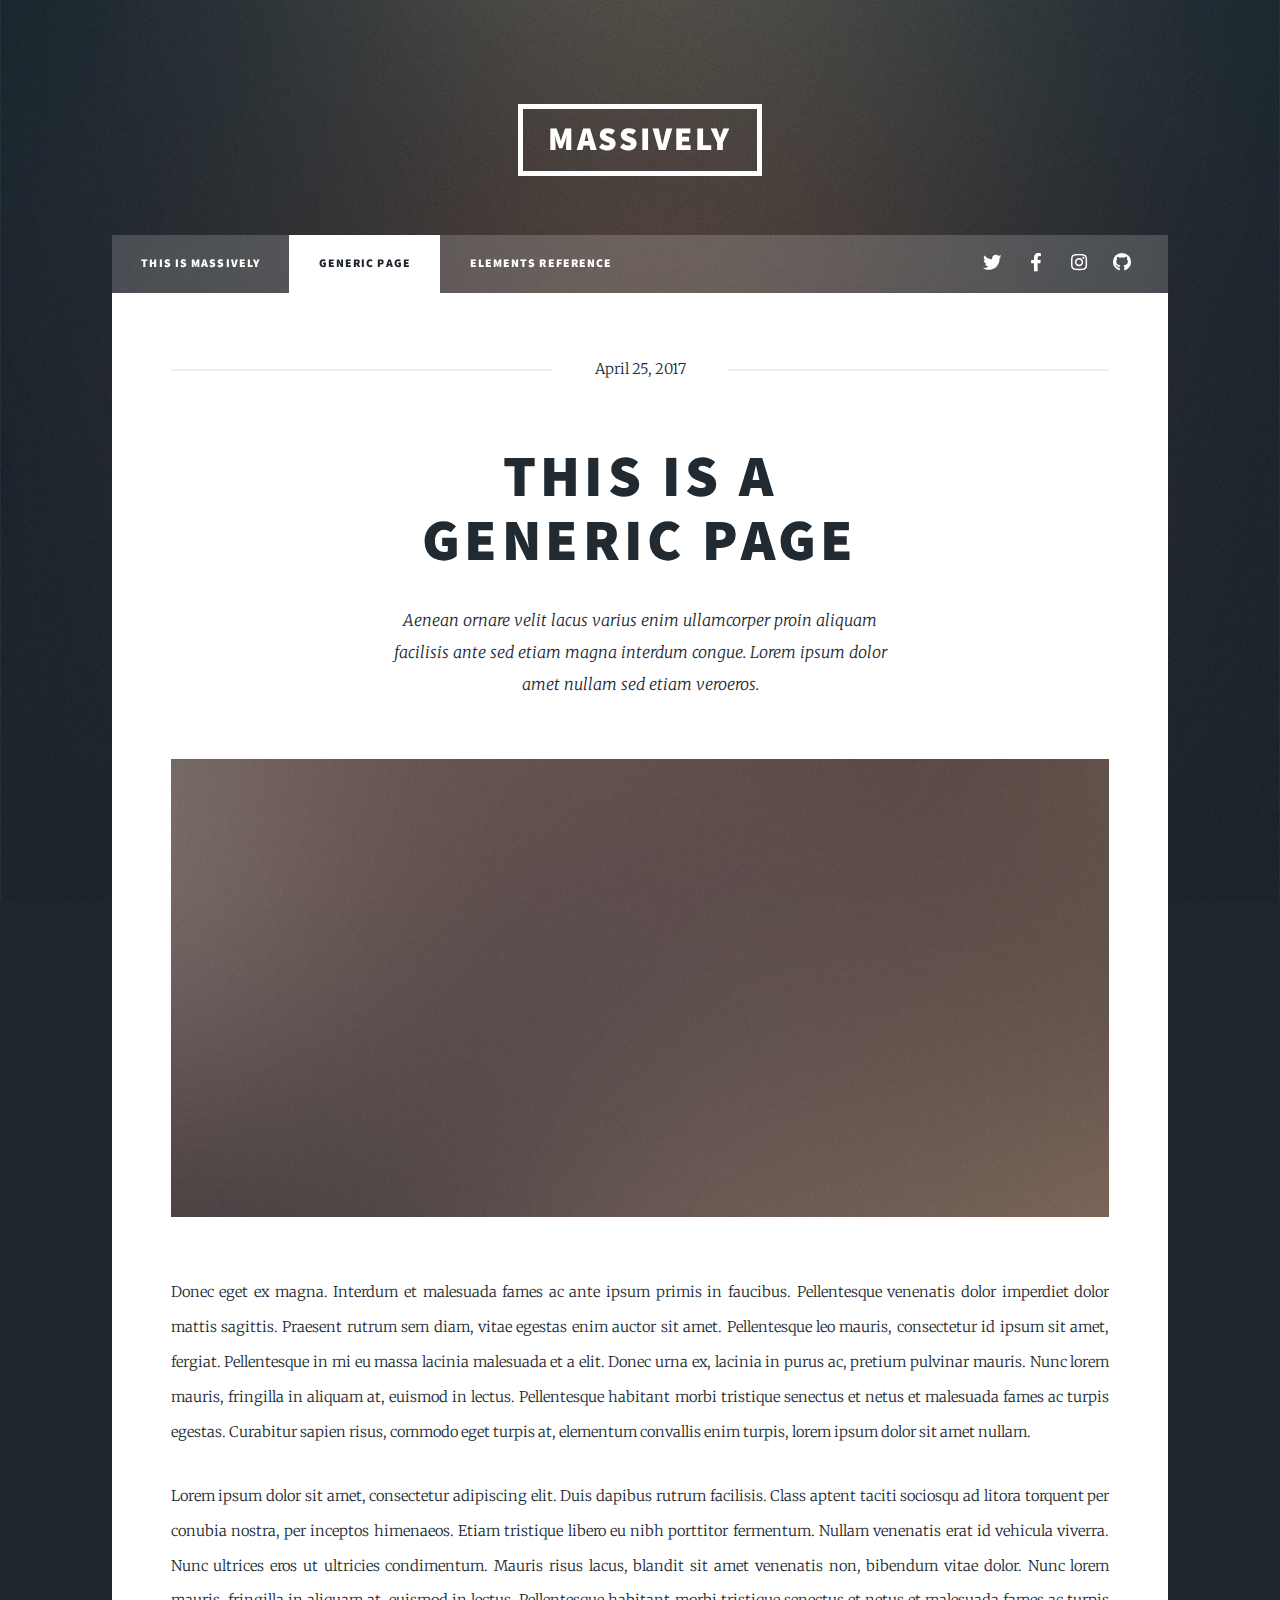
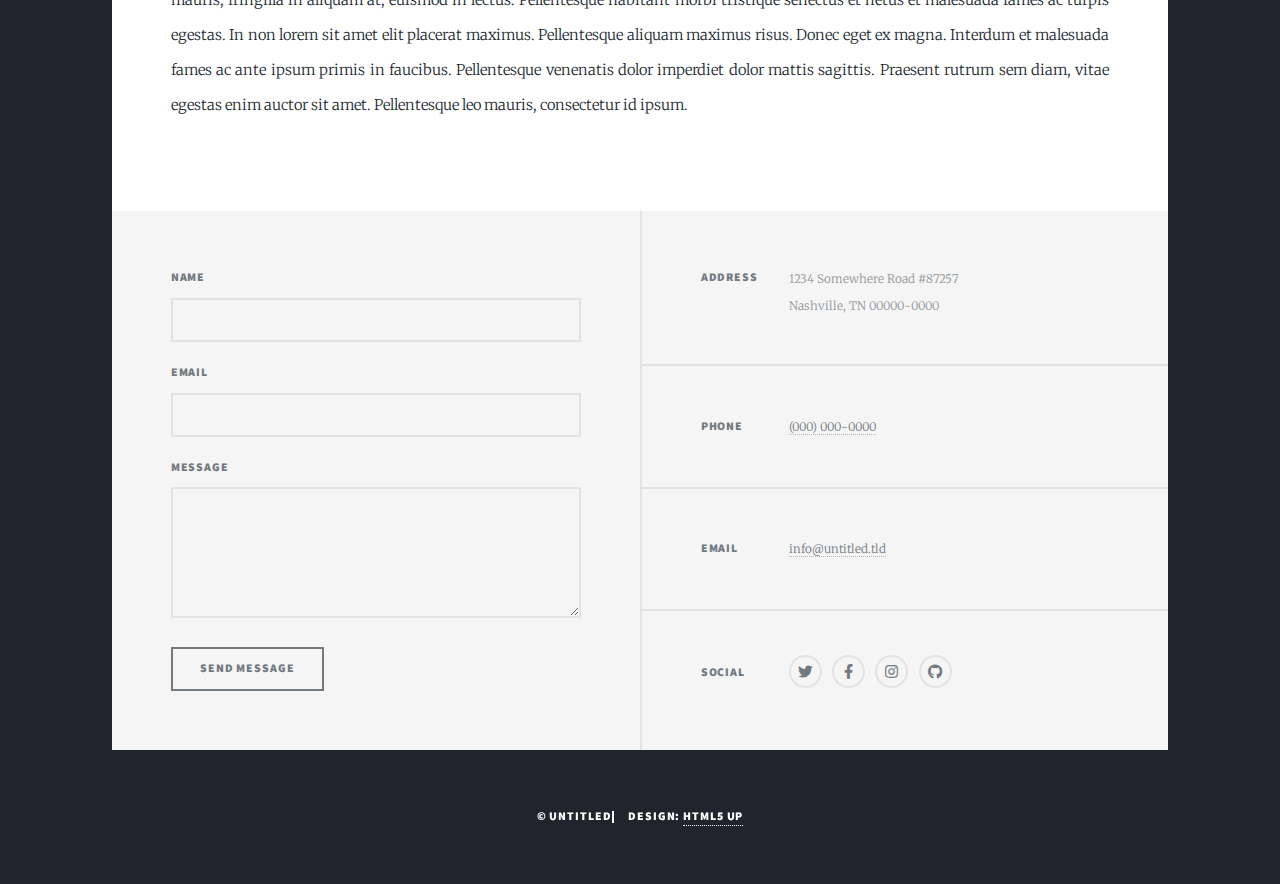
<file: generic.html>
<!DOCTYPE HTML>
<!--
	Massively by HTML5 UP
	html5up.net | @ajlkn
	Free for personal and commercial use under the CCA 3.0 license (html5up.net/license)
-->
<html>
	<head>
		<title>Generic Page - Massively by HTML5 UP</title>
		<meta charset="utf-8" />
		<meta name="viewport" content="width=device-width, initial-scale=1, user-scalable=no" />
		<link rel="stylesheet" href="assets/css/main.css" />
		<noscript><link rel="stylesheet" href="assets/css/noscript.css" /></noscript>
	</head>
	<body class="is-preload">

		<!-- Wrapper -->
			<div id="wrapper">

				<!-- Header -->
					<header id="header">
						<a href="index.html" class="logo">Massively</a>
					</header>

				<!-- Nav -->
					<nav id="nav">
						<ul class="links">
							<li><a href="index.html">This is Massively</a></li>
							<li class="active"><a href="generic.html">Generic Page</a></li>
							<li><a href="elements.html">Elements Reference</a></li>
						</ul>
						<ul class="icons">
							<li><a href="#" class="icon brands fa-twitter"><span class="label">Twitter</span></a></li>
							<li><a href="#" class="icon brands fa-facebook-f"><span class="label">Facebook</span></a></li>
							<li><a href="#" class="icon brands fa-instagram"><span class="label">Instagram</span></a></li>
							<li><a href="#" class="icon brands fa-github"><span class="label">GitHub</span></a></li>
						</ul>
					</nav>

				<!-- Main -->
					<div id="main">

						<!-- Post -->
							<section class="post">
								<header class="major">
									<span class="date">April 25, 2017</span>
									<h1>This is a<br />
									Generic Page</h1>
									<p>Aenean ornare velit lacus varius enim ullamcorper proin aliquam<br />
									facilisis ante sed etiam magna interdum congue. Lorem ipsum dolor<br />
									amet nullam sed etiam veroeros.</p>
								</header>
								<div class="image main"><img src="images/pic01.jpg" alt="" /></div>
								<p>Donec eget ex magna. Interdum et malesuada fames ac ante ipsum primis in faucibus. Pellentesque venenatis dolor imperdiet dolor mattis sagittis. Praesent rutrum sem diam, vitae egestas enim auctor sit amet. Pellentesque leo mauris, consectetur id ipsum sit amet, fergiat. Pellentesque in mi eu massa lacinia malesuada et a elit. Donec urna ex, lacinia in purus ac, pretium pulvinar mauris. Nunc lorem mauris, fringilla in aliquam at, euismod in lectus. Pellentesque habitant morbi tristique senectus et netus et malesuada fames ac turpis egestas. Curabitur sapien risus, commodo eget turpis at, elementum convallis enim turpis, lorem ipsum dolor sit amet nullam.</p>
								<p>Lorem ipsum dolor sit amet, consectetur adipiscing elit. Duis dapibus rutrum facilisis. Class aptent taciti sociosqu ad litora torquent per conubia nostra, per inceptos himenaeos. Etiam tristique libero eu nibh porttitor fermentum. Nullam venenatis erat id vehicula viverra. Nunc ultrices eros ut ultricies condimentum. Mauris risus lacus, blandit sit amet venenatis non, bibendum vitae dolor. Nunc lorem mauris, fringilla in aliquam at, euismod in lectus. Pellentesque habitant morbi tristique senectus et netus et malesuada fames ac turpis egestas. In non lorem sit amet elit placerat maximus. Pellentesque aliquam maximus risus. Donec eget ex magna. Interdum et malesuada fames ac ante ipsum primis in faucibus. Pellentesque venenatis dolor imperdiet dolor mattis sagittis. Praesent rutrum sem diam, vitae egestas enim auctor sit amet. Pellentesque leo mauris, consectetur id ipsum.</p>
							</section>

					</div>

				<!-- Footer -->
					<footer id="footer">
						<section>
							<form method="post" action="#">
								<div class="fields">
									<div class="field">
										<label for="name">Name</label>
										<input type="text" name="name" id="name" />
									</div>
									<div class="field">
										<label for="email">Email</label>
										<input type="text" name="email" id="email" />
									</div>
									<div class="field">
										<label for="message">Message</label>
										<textarea name="message" id="message" rows="3"></textarea>
									</div>
								</div>
								<ul class="actions">
									<li><input type="submit" value="Send Message" /></li>
								</ul>
							</form>
						</section>
						<section class="split contact">
							<section class="alt">
								<h3>Address</h3>
								<p>1234 Somewhere Road #87257<br />
								Nashville, TN 00000-0000</p>
							</section>
							<section>
								<h3>Phone</h3>
								<p><a href="#">(000) 000-0000</a></p>
							</section>
							<section>
								<h3>Email</h3>
								<p><a href="#">info@untitled.tld</a></p>
							</section>
							<section>
								<h3>Social</h3>
								<ul class="icons alt">
									<li><a href="#" class="icon brands alt fa-twitter"><span class="label">Twitter</span></a></li>
									<li><a href="#" class="icon brands alt fa-facebook-f"><span class="label">Facebook</span></a></li>
									<li><a href="#" class="icon brands alt fa-instagram"><span class="label">Instagram</span></a></li>
									<li><a href="#" class="icon brands alt fa-github"><span class="label">GitHub</span></a></li>
								</ul>
							</section>
						</section>
					</footer>

				<!-- Copyright -->
					<div id="copyright">
						<ul><li>&copy; Untitled</li><li>Design: <a href="https://html5up.net">HTML5 UP</a></li></ul>
					</div>

			</div>

		<!-- Scripts -->
			<script src="assets/js/jquery.min.js"></script>
			<script src="assets/js/jquery.scrollex.min.js"></script>
			<script src="assets/js/jquery.scrolly.min.js"></script>
			<script src="assets/js/browser.min.js"></script>
			<script src="assets/js/breakpoints.min.js"></script>
			<script src="assets/js/util.js"></script>
			<script src="assets/js/main.js"></script>

	</body>
</html>
</file>
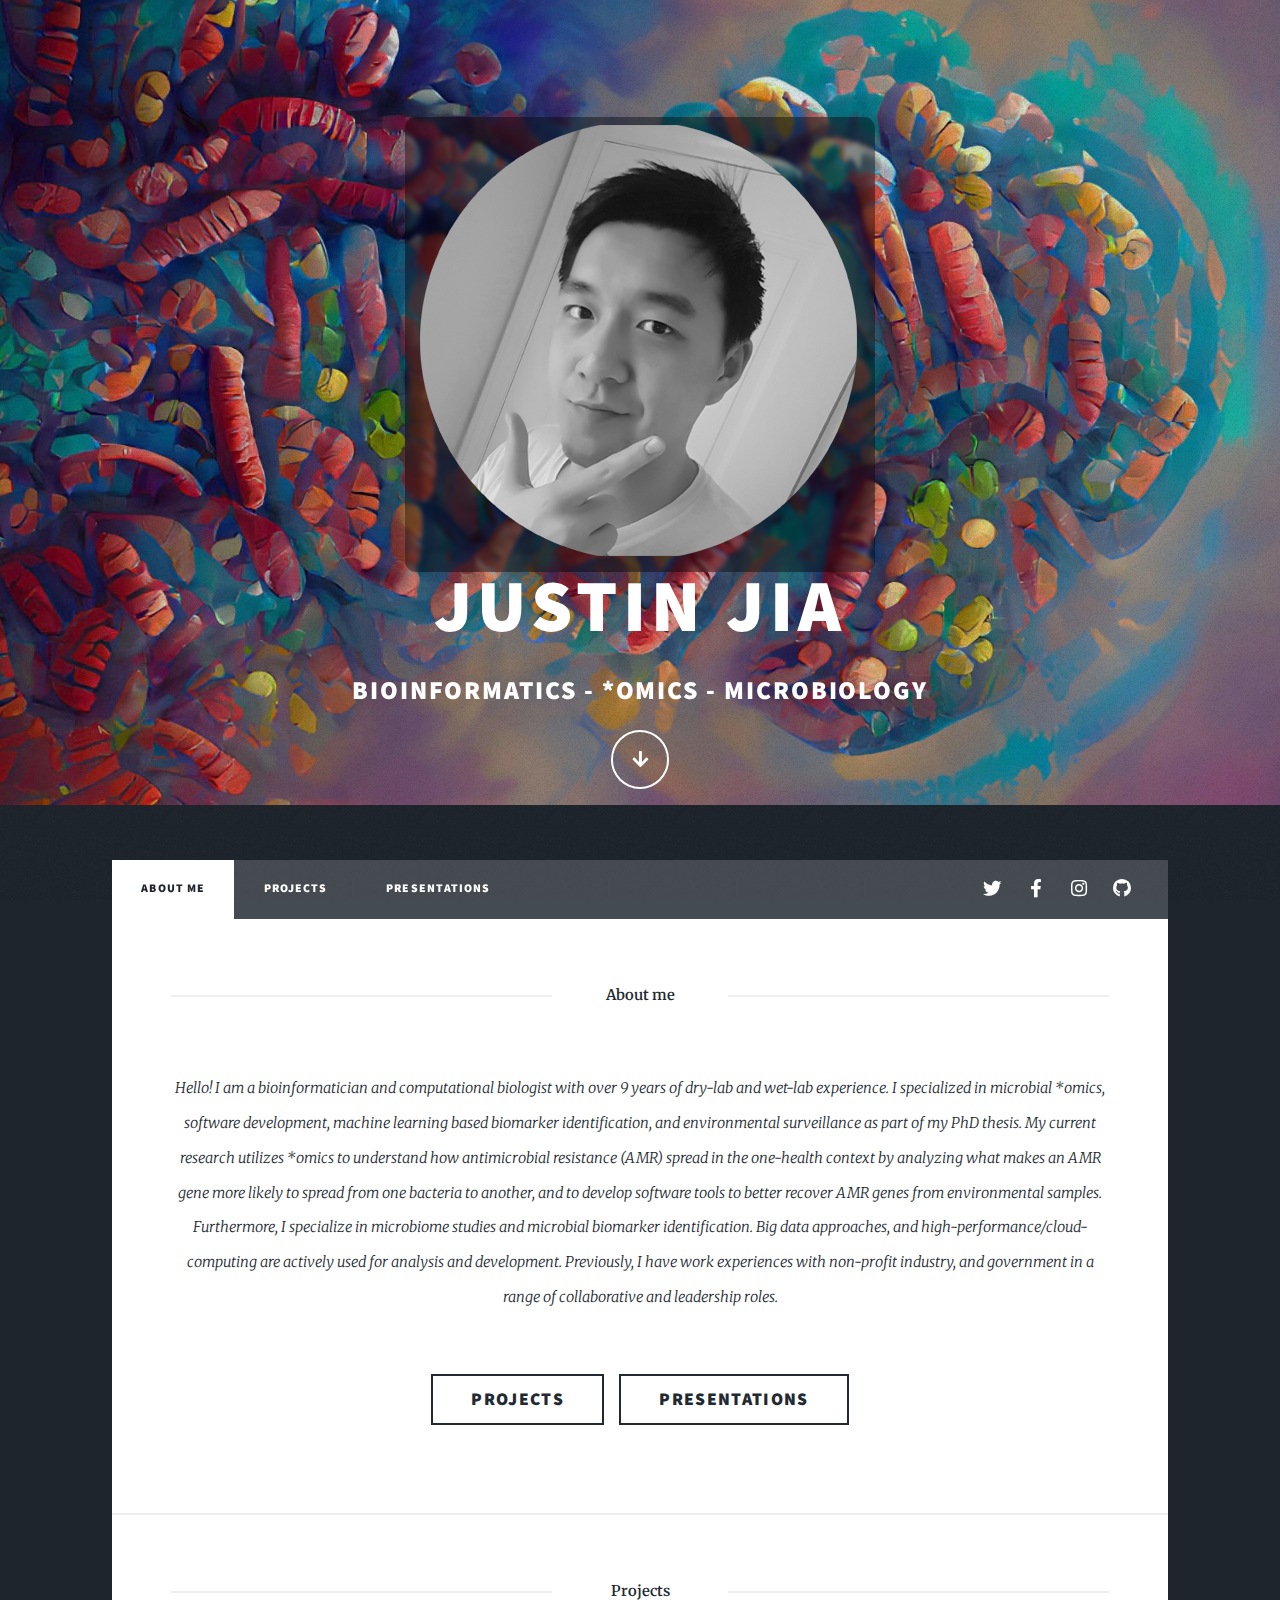
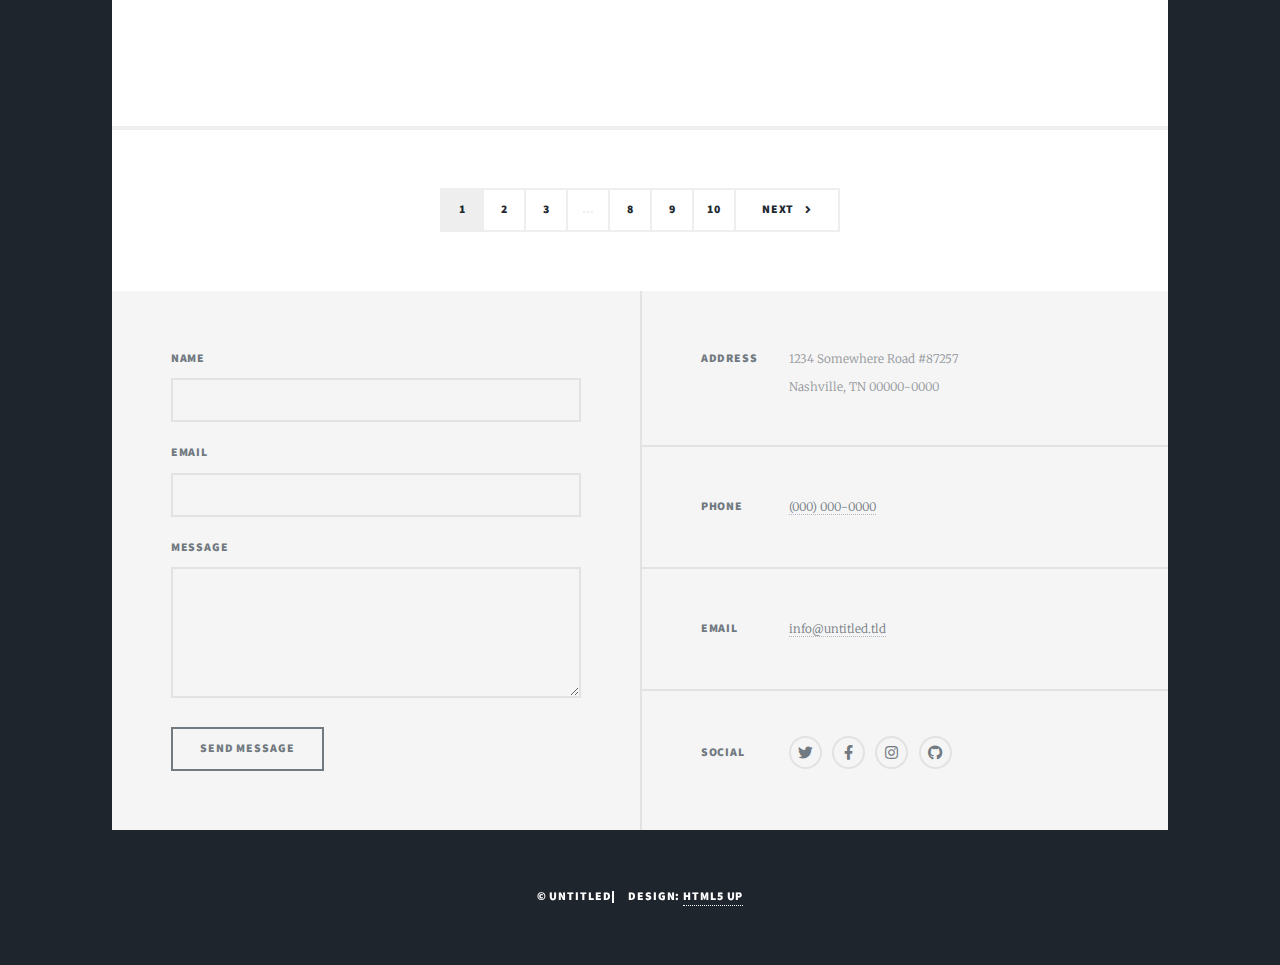
<file: profile.html>
<!DOCTYPE HTML>
<!--
	Massively by HTML5 UP
	html5up.net | @ajlkn
	Free for personal and commercial use under the CCA 3.0 license (html5up.net/license)
-->
<html>
	<head>
		<title>Massively by HTML5 UP</title>
		<meta charset="utf-8" />
		<meta name="viewport" content="width=device-width, initial-scale=1, user-scalable=no" />
		<link rel="stylesheet" href="assets/css/main.css" />
		<noscript><link rel="stylesheet" href="assets/css/noscript.css" /></noscript>
	</head>
	<body class="is-preload">

		<!-- Wrapper -->
			<div id="wrapper" class="fade-in">

				<!-- Intro -->
					<div id="intro">
						<div class="logo-panel">
							<img
								src="./img/profile_round_clear.png"
								alt="BFJIA"
								class="intro-logo"
							>
						</div>
						<h1>Justin Jia</h1>
						<h2> Bioinformatics - *Omics - Microbiology </h2>

						<ul class="actions">
							<li><a href="#header" class="button icon solid solo fa-arrow-down scrolly">Continue</a></li>
						</ul>
					</div>

				<!-- Header -->
					<header id="header">
						<a href="index.html" class="logo">JUSTIN JIA</a>
					</header>

				<!-- Nav -->
					<nav id="nav">
						<ul class="links">
							<li class="active"><a href="#about-me">About Me</a></li>
							<li><a href="#projects">Projects</a></li>
							<li><a href="#presentations">Presentations</a></li>

						</ul>
						<ul class="icons">
							<li><a href="#" class="icon brands fa-twitter"><span class="label">Twitter</span></a></li>
							<li><a href="#" class="icon brands fa-facebook-f"><span class="label">Facebook</span></a></li>
							<li><a href="#" class="icon brands fa-instagram"><span class="label">Instagram</span></a></li>
							<li><a href="#" class="icon brands fa-github"><span class="label">GitHub</span></a></li>
						</ul>
					</nav>

				<!-- Main -->
					<div id="main">
						<!-- Featured Post -->
							<article class="post featured">
								<header class="major">
									<span class="date"><b>About me</b></span>
									<p>Hello! I am a bioinformatician and computational biologist with over 9 years of dry-lab and wet-lab experience. I specialized in microbial *omics, software development, machine learning based biomarker identification, and environmental surveillance as part of my PhD thesis. My current research utilizes *omics to understand how antimicrobial resistance (AMR) spread in the one-health context by analyzing what makes an AMR gene more likely to spread from one bacteria to another, and to develop software tools to better recover AMR genes from environmental samples. Furthermore, I specialize in microbiome studies and microbial biomarker identification. Big data approaches, and high-performance/cloud-computing are actively used for analysis and development. Previously, I have work experiences with non-profit industry, and government in a range of collaborative and leadership roles.</p>
								</header>
								<ul class="actions special">
									<li><a href="#projects" class="button large">Projects</a></li>
									<li><a href="#presentations" class="button large">Presentations</a></li>

								</ul>
							</article>
							
							<article class="post featured">
								<header class="major">

									<span class="date"><b>Projects</b></span>
								</header>
							</article>

						<!-- Posts -->
							<section class="posts" id = "projects">
								
							</section>

						<!-- Footer -->
							<footer>
								<div class="pagination">
									<!--<a href="#" class="previous">Prev</a>-->
									<a href="#" class="page active">1</a>
									<a href="#" class="page">2</a>
									<a href="#" class="page">3</a>
									<span class="extra">&hellip;</span>
									<a href="#" class="page">8</a>
									<a href="#" class="page">9</a>
									<a href="#" class="page">10</a>
									<a href="#" class="next">Next</a>
								</div>
							</footer>

					</div>

				<!-- Footer -->
					<footer id="footer">
						<section>
							<form method="post" action="#">
								<div class="fields">
									<div class="field">
										<label for="name">Name</label>
										<input type="text" name="name" id="name" />
									</div>
									<div class="field">
										<label for="email">Email</label>
										<input type="text" name="email" id="email" />
									</div>
									<div class="field">
										<label for="message">Message</label>
										<textarea name="message" id="message" rows="3"></textarea>
									</div>
								</div>
								<ul class="actions">
									<li><input type="submit" value="Send Message" /></li>
								</ul>
							</form>
						</section>
						<section class="split contact">
							<section class="alt">
								<h3>Address</h3>
								<p>1234 Somewhere Road #87257<br />
								Nashville, TN 00000-0000</p>
							</section>
							<section>
								<h3>Phone</h3>
								<p><a href="#">(000) 000-0000</a></p>
							</section>
							<section>
								<h3>Email</h3>
								<p><a href="#">info@untitled.tld</a></p>
							</section>
							<section>
								<h3>Social</h3>
								<ul class="icons alt">
									<li><a href="#" class="icon brands alt fa-twitter"><span class="label">Twitter</span></a></li>
									<li><a href="#" class="icon brands alt fa-facebook-f"><span class="label">Facebook</span></a></li>
									<li><a href="#" class="icon brands alt fa-instagram"><span class="label">Instagram</span></a></li>
									<li><a href="#" class="icon brands alt fa-github"><span class="label">GitHub</span></a></li>
								</ul>
							</section>
						</section>
					</footer>

				<!-- Copyright -->
					<div id="copyright">
						<ul><li>&copy; Untitled</li><li>Design: <a href="https://html5up.net">HTML5 UP</a></li></ul>
					</div>

			</div>

		<!-- Scripts -->
			<script src="assets/js/jquery.min.js"></script>
			<script src="assets/js/jquery.scrollex.min.js"></script>
			<script src="assets/js/jquery.scrolly.min.js"></script>
			<script src="assets/js/browser.min.js"></script>
			<script src="assets/js/breakpoints.min.js"></script>
			<script src="assets/js/util.js"></script>
			<script src="assets/js/main.js"></script>
			<script>
			  const bg = document.querySelector('#wrapper > .bg');

			  bg.style.backgroundImage =
				'url("../../images/overlay.png"), ' +
				'linear-gradient(0deg, rgba(0,0,0,0.1), rgba(0,0,0,0.1)), ' +
				'url("./img/backgroundImg.jpg")';
			</script>
			<script>
				async function loadProjects() {
					const response = await fetch('./files/project.tsv');
					const text = await response.text();

					const lines = text.trim().split('\n');
					const headers = lines[0].split('\t');

					const projects = lines.slice(1).map(line => {
						const values = line.split('\t');
						return Object.fromEntries(headers.map((h, i) => [h, values[i]]));
					});
					console.log(projects)
					const container = document.getElementById('projects');

					projects
						.filter(p => p.ShowOnSite === "True")
						.forEach(p => {
							const article = document.createElement('article');

							article.innerHTML = `
								<header>
									<span class="date">${p.JobTitle} — ${p.Employer}</span>
									<h2>${p.ProjectTitle}</h2>
								</header>

								${p.Figure ? `
									<a href="${p.Figure}" class="image fit">
										<img src="${p.Figure}" alt="${p.FigureCaption || ''}">
									</a>
								` : ''}

								<p>${p.Description}</p>

								${p.ID ? `
									<ul class="actions special">
										<li>
											<a href="project.html?id=${p.ID}" class="button">
												View Project
											</a>
										</li>
									</ul>
								` : ''}
							`;

							container.appendChild(article);
						});
				}

				loadProjects();
			</script>


	</body>
</html>
</file>
<file: assets/css/main.css>
@import url(fontawesome-all.min.css);
@import url("https://fonts.googleapis.com/css?family=Merriweather:300,700,300italic,700italic|Source+Sans+Pro:900");

/*
	Massively by HTML5 UP
	html5up.net | @ajlkn
	Free for personal and commercial use under the CCA 3.0 license (html5up.net/license)
*/

html, body, div, span, applet, object,
iframe, h1, h2, h3, h4, h5, h6, p, blockquote,
pre, a, abbr, acronym, address, big, cite,
code, del, dfn, em, img, ins, kbd, q, s, samp,
small, strike, strong, sub, sup, tt, var, b,
u, i, center, dl, dt, dd, ol, ul, li, fieldset,
form, label, legend, table, caption, tbody,
tfoot, thead, tr, th, td, article, aside,
canvas, details, embed, figure, figcaption,
footer, header, hgroup, menu, nav, output, ruby,
section, summary, time, mark, audio, video {
	margin: 0;
	padding: 0;
	border: 0;
	font-size: 100%;
	font: inherit;
	vertical-align: baseline;}

article, aside, details, figcaption, figure,
footer, header, hgroup, menu, nav, section {
	display: block;}

body {
	line-height: 1;
}

ol, ul {
	list-style: none;
}

blockquote, q {
	quotes: none;
}

	blockquote:before, blockquote:after, q:before, q:after {
		content: '';
		content: none;
	}

table {
	border-collapse: collapse;
	border-spacing: 0;
}

body {
	-webkit-text-size-adjust: none;
}

mark {
	background-color: transparent;
	color: inherit;
}

input::-moz-focus-inner {
	border: 0;
	padding: 0;
}

input, select, textarea {
	-moz-appearance: none;
	-webkit-appearance: none;
	-ms-appearance: none;
	appearance: none;
}

/* Basic */

	@-ms-viewport {
		width: device-width;
	}

	body {
		-ms-overflow-style: scrollbar;
	}

	@media screen and (max-width: 480px) {

		html, body {
			min-width: 320px;
		}

	}

	html {
		box-sizing: border-box;
	}

	*, *:before, *:after {
		box-sizing: inherit;
	}

	body {
		background-color: #1e252d;
	}

		body.is-preload *, body.is-preload *:before, body.is-preload *:after {
			-moz-animation: none !important;
			-webkit-animation: none !important;
			-ms-animation: none !important;
			animation: none !important;
			-moz-transition: none !important;
			-webkit-transition: none !important;
			-ms-transition: none !important;
			transition: none !important;
		}

/* Type */

	html {
		font-size: 16pt;
	}

		@media screen and (max-width: 1680px) {

			html {
				font-size: 12pt;
			}

		}

		@media screen and (max-width: 1280px) {

			html {
				font-size: 11pt;
			}

		}

		@media screen and (max-width: 360px) {

			html {
				font-size: 10pt;
			}

		}

	body {
		color: #212931;
	}

	body, input, select, textarea {
		font-family: "Merriweather", Georgia, serif;
		font-weight: 300;
		font-size: 1rem;
		line-height: 2.375;
	}

	a {
		-moz-transition: color 0.2s ease-in-out, background-color 0.2s ease-in-out, border-color 0.2s ease-in-out, box-shadow 0.2s ease-in-out;
		-webkit-transition: color 0.2s ease-in-out, background-color 0.2s ease-in-out, border-color 0.2s ease-in-out, box-shadow 0.2s ease-in-out;
		-ms-transition: color 0.2s ease-in-out, background-color 0.2s ease-in-out, border-color 0.2s ease-in-out, box-shadow 0.2s ease-in-out;
		transition: color 0.2s ease-in-out, background-color 0.2s ease-in-out, border-color 0.2s ease-in-out, box-shadow 0.2s ease-in-out;
		border-bottom: dotted 1px;
		text-decoration: none;
	}

		a:hover {
			border-bottom-color: transparent;
		}

	strong, b {
		font-weight: 600;
	}

	em, i {
		font-style: italic;
	}

	p {
		text-align: justify;
		margin: 0 0 2rem 0;
	}

	h1, h2, h3, h4, h5, h6 {
		font-family: "Source Sans Pro", Helvetica, sans-serif;
		font-weight: 900;
		line-height: 1.5;
		letter-spacing: 0.075em;
		text-transform: uppercase;
		margin: 0 0 1rem 0;
	}

		h1 a, h2 a, h3 a, h4 a, h5 a, h6 a {
			border-bottom: 0;
			color: inherit;
			text-decoration: none;
		}

	h1 {
		font-size: 4rem;
		line-height: 1.1;
		margin: 0 0 2rem 0;
	}

	h2 {
		font-size: 1.75rem;
		line-height: 1.3;
		margin: 0 0 1.5rem 0;
	}

	h3 {
		font-size: 1.25rem;
		margin: 0 0 1.5rem 0;
	}

	h4 {
		font-size: 1rem;
	}

	h5 {
		font-size: 0.9rem;
	}

	h6 {
		font-size: 0.8rem;
	}

	sub {
		font-size: 0.8rem;
		position: relative;
		top: 0.5rem;
	}

	sup {
		font-size: 0.8rem;
		position: relative;
		top: -0.5rem;
	}

	blockquote {
		border-left: solid 4px;
		font-style: italic;
		margin: 0 0 2rem 0;
		padding: 0.5rem 0 0.5rem 2rem;
	}

	code {
		border: solid 2px;
		font-family: "Courier New", monospace;
		font-size: 0.9rem;
		margin: 0 0.25rem;
		padding: 0.25rem 0.65rem;
	}

	pre {
		-webkit-overflow-scrolling: touch;
		font-family: "Courier New", monospace;
		font-size: 0.9rem;
		margin: 0 0 2rem 0;
	}

		pre code {
			display: block;
			line-height: 1.75;
			padding: 1rem 1.5rem;
			overflow-x: auto;
		}

	hr {
		border: 0;
		border-bottom: solid 2px;
		margin: 3rem 0;
	}

		hr.major {
			margin: 5rem 0;
		}

	.align-left {
		text-align: left;
	}

	.align-center {
		text-align: center;
	}

	.align-right {
		text-align: right;
	}

	input, select, textarea {
		color: #212931;
	}

	a {
		color: #212931;
		border-bottom-color: rgba(33, 41, 49, 0.5);
	}

		a:hover {
			border-bottom-color: transparent;
			color: #18bfef !important;
		}

	strong, b {
		color: #212931;
	}

	h1, h2, h3, h4, h5, h6 {
		color: #212931;
	}

	blockquote {
		border-left-color: #eeeeee;
	}

	code {
		background: rgba(220, 220, 220, 0.25);
		border-color: #eeeeee;
	}

	hr {
		border-bottom-color: #eeeeee;
	}

/* Row */

	.row {
		display: flex;
		flex-wrap: wrap;
		box-sizing: border-box;
		align-items: stretch;
	}

		.row > * {
			box-sizing: border-box;
		}

		.row.gtr-uniform > * > :last-child {
			margin-bottom: 0;
		}

		.row.aln-left {
			justify-content: flex-start;
		}

		.row.aln-center {
			justify-content: center;
		}

		.row.aln-right {
			justify-content: flex-end;
		}

		.row.aln-top {
			align-items: flex-start;
		}

		.row.aln-middle {
			align-items: center;
		}

		.row.aln-bottom {
			align-items: flex-end;
		}

		.row > .imp {
			order: -1;
		}

		.row > .col-1 {
			width: 8.33333%;
		}

		.row > .off-1 {
			margin-left: 8.33333%;
		}

		.row > .col-2 {
			width: 16.66667%;
		}

		.row > .off-2 {
			margin-left: 16.66667%;
		}

		.row > .col-3 {
			width: 25%;
		}

		.row > .off-3 {
			margin-left: 25%;
		}

		.row > .col-4 {
			width: 33.33333%;
		}

		.row > .off-4 {
			margin-left: 33.33333%;
		}

		.row > .col-5 {
			width: 41.66667%;
		}

		.row > .off-5 {
			margin-left: 41.66667%;
		}

		.row > .col-6 {
			width: 50%;
		}

		.row > .off-6 {
			margin-left: 50%;
		}

		.row > .col-7 {
			width: 58.33333%;
		}

		.row > .off-7 {
			margin-left: 58.33333%;
		}

		.row > .col-8 {
			width: 66.66667%;
		}

		.row > .off-8 {
			margin-left: 66.66667%;
		}

		.row > .col-9 {
			width: 75%;
		}

		.row > .off-9 {
			margin-left: 75%;
		}

		.row > .col-10 {
			width: 83.33333%;
		}

		.row > .off-10 {
			margin-left: 83.33333%;
		}

		.row > .col-11 {
			width: 91.66667%;
		}

		.row > .off-11 {
			margin-left: 91.66667%;
		}

		.row > .col-12 {
			width: 100%;
		}

		.row > .off-12 {
			margin-left: 100%;
		}

		.row.gtr-0 {
			margin-top: 0;
			margin-left: 0rem;
		}

			.row.gtr-0 > * {
				padding: 0 0 0 0rem;
			}

			.row.gtr-0.gtr-uniform {
				margin-top: 0rem;
			}

				.row.gtr-0.gtr-uniform > * {
					padding-top: 0rem;
				}

		.row.gtr-25 {
			margin-top: 0;
			margin-left: -0.375rem;
		}

			.row.gtr-25 > * {
				padding: 0 0 0 0.375rem;
			}

			.row.gtr-25.gtr-uniform {
				margin-top: -0.375rem;
			}

				.row.gtr-25.gtr-uniform > * {
					padding-top: 0.375rem;
				}

		.row.gtr-50 {
			margin-top: 0;
			margin-left: -0.75rem;
		}

			.row.gtr-50 > * {
				padding: 0 0 0 0.75rem;
			}

			.row.gtr-50.gtr-uniform {
				margin-top: -0.75rem;
			}

				.row.gtr-50.gtr-uniform > * {
					padding-top: 0.75rem;
				}

		.row {
			margin-top: 0;
			margin-left: -1.5rem;
		}

			.row > * {
				padding: 0 0 0 1.5rem;
			}

			.row.gtr-uniform {
				margin-top: -1.5rem;
			}

				.row.gtr-uniform > * {
					padding-top: 1.5rem;
				}

		.row.gtr-150 {
			margin-top: 0;
			margin-left: -2.25rem;
		}

			.row.gtr-150 > * {
				padding: 0 0 0 2.25rem;
			}

			.row.gtr-150.gtr-uniform {
				margin-top: -2.25rem;
			}

				.row.gtr-150.gtr-uniform > * {
					padding-top: 2.25rem;
				}

		.row.gtr-200 {
			margin-top: 0;
			margin-left: -3rem;
		}

			.row.gtr-200 > * {
				padding: 0 0 0 3rem;
			}

			.row.gtr-200.gtr-uniform {
				margin-top: -3rem;
			}

				.row.gtr-200.gtr-uniform > * {
					padding-top: 3rem;
				}

		@media screen and (max-width: 1680px) {

			.row {
				display: flex;
				flex-wrap: wrap;
				box-sizing: border-box;
				align-items: stretch;
			}

				.row > * {
					box-sizing: border-box;
				}

				.row.gtr-uniform > * > :last-child {
					margin-bottom: 0;
				}

				.row.aln-left {
					justify-content: flex-start;
				}

				.row.aln-center {
					justify-content: center;
				}

				.row.aln-right {
					justify-content: flex-end;
				}

				.row.aln-top {
					align-items: flex-start;
				}

				.row.aln-middle {
					align-items: center;
				}

				.row.aln-bottom {
					align-items: flex-end;
				}

				.row > .imp-xlarge {
					order: -1;
				}

				.row > .col-1-xlarge {
					width: 8.33333%;
				}

				.row > .off-1-xlarge {
					margin-left: 8.33333%;
				}

				.row > .col-2-xlarge {
					width: 16.66667%;
				}

				.row > .off-2-xlarge {
					margin-left: 16.66667%;
				}

				.row > .col-3-xlarge {
					width: 25%;
				}

				.row > .off-3-xlarge {
					margin-left: 25%;
				}

				.row > .col-4-xlarge {
					width: 33.33333%;
				}

				.row > .off-4-xlarge {
					margin-left: 33.33333%;
				}

				.row > .col-5-xlarge {
					width: 41.66667%;
				}

				.row > .off-5-xlarge {
					margin-left: 41.66667%;
				}

				.row > .col-6-xlarge {
					width: 50%;
				}

				.row > .off-6-xlarge {
					margin-left: 50%;
				}

				.row > .col-7-xlarge {
					width: 58.33333%;
				}

				.row > .off-7-xlarge {
					margin-left: 58.33333%;
				}

				.row > .col-8-xlarge {
					width: 66.66667%;
				}

				.row > .off-8-xlarge {
					margin-left: 66.66667%;
				}

				.row > .col-9-xlarge {
					width: 75%;
				}

				.row > .off-9-xlarge {
					margin-left: 75%;
				}

				.row > .col-10-xlarge {
					width: 83.33333%;
				}

				.row > .off-10-xlarge {
					margin-left: 83.33333%;
				}

				.row > .col-11-xlarge {
					width: 91.66667%;
				}

				.row > .off-11-xlarge {
					margin-left: 91.66667%;
				}

				.row > .col-12-xlarge {
					width: 100%;
				}

				.row > .off-12-xlarge {
					margin-left: 100%;
				}

				.row.gtr-0 {
					margin-top: 0;
					margin-left: 0rem;
				}

					.row.gtr-0 > * {
						padding: 0 0 0 0rem;
					}

					.row.gtr-0.gtr-uniform {
						margin-top: 0rem;
					}

						.row.gtr-0.gtr-uniform > * {
							padding-top: 0rem;
						}

				.row.gtr-25 {
					margin-top: 0;
					margin-left: -0.375rem;
				}

					.row.gtr-25 > * {
						padding: 0 0 0 0.375rem;
					}

					.row.gtr-25.gtr-uniform {
						margin-top: -0.375rem;
					}

						.row.gtr-25.gtr-uniform > * {
							padding-top: 0.375rem;
						}

				.row.gtr-50 {
					margin-top: 0;
					margin-left: -0.75rem;
				}

					.row.gtr-50 > * {
						padding: 0 0 0 0.75rem;
					}

					.row.gtr-50.gtr-uniform {
						margin-top: -0.75rem;
					}

						.row.gtr-50.gtr-uniform > * {
							padding-top: 0.75rem;
						}

				.row {
					margin-top: 0;
					margin-left: -1.5rem;
				}

					.row > * {
						padding: 0 0 0 1.5rem;
					}

					.row.gtr-uniform {
						margin-top: -1.5rem;
					}

						.row.gtr-uniform > * {
							padding-top: 1.5rem;
						}

				.row.gtr-150 {
					margin-top: 0;
					margin-left: -2.25rem;
				}

					.row.gtr-150 > * {
						padding: 0 0 0 2.25rem;
					}

					.row.gtr-150.gtr-uniform {
						margin-top: -2.25rem;
					}

						.row.gtr-150.gtr-uniform > * {
							padding-top: 2.25rem;
						}

				.row.gtr-200 {
					margin-top: 0;
					margin-left: -3rem;
				}

					.row.gtr-200 > * {
						padding: 0 0 0 3rem;
					}

					.row.gtr-200.gtr-uniform {
						margin-top: -3rem;
					}

						.row.gtr-200.gtr-uniform > * {
							padding-top: 3rem;
						}

		}

		@media screen and (max-width: 1280px) {

			.row {
				display: flex;
				flex-wrap: wrap;
				box-sizing: border-box;
				align-items: stretch;
			}

				.row > * {
					box-sizing: border-box;
				}

				.row.gtr-uniform > * > :last-child {
					margin-bottom: 0;
				}

				.row.aln-left {
					justify-content: flex-start;
				}

				.row.aln-center {
					justify-content: center;
				}

				.row.aln-right {
					justify-content: flex-end;
				}

				.row.aln-top {
					align-items: flex-start;
				}

				.row.aln-middle {
					align-items: center;
				}

				.row.aln-bottom {
					align-items: flex-end;
				}

				.row > .imp-large {
					order: -1;
				}

				.row > .col-1-large {
					width: 8.33333%;
				}

				.row > .off-1-large {
					margin-left: 8.33333%;
				}

				.row > .col-2-large {
					width: 16.66667%;
				}

				.row > .off-2-large {
					margin-left: 16.66667%;
				}

				.row > .col-3-large {
					width: 25%;
				}

				.row > .off-3-large {
					margin-left: 25%;
				}

				.row > .col-4-large {
					width: 33.33333%;
				}

				.row > .off-4-large {
					margin-left: 33.33333%;
				}

				.row > .col-5-large {
					width: 41.66667%;
				}

				.row > .off-5-large {
					margin-left: 41.66667%;
				}

				.row > .col-6-large {
					width: 50%;
				}

				.row > .off-6-large {
					margin-left: 50%;
				}

				.row > .col-7-large {
					width: 58.33333%;
				}

				.row > .off-7-large {
					margin-left: 58.33333%;
				}

				.row > .col-8-large {
					width: 66.66667%;
				}

				.row > .off-8-large {
					margin-left: 66.66667%;
				}

				.row > .col-9-large {
					width: 75%;
				}

				.row > .off-9-large {
					margin-left: 75%;
				}

				.row > .col-10-large {
					width: 83.33333%;
				}

				.row > .off-10-large {
					margin-left: 83.33333%;
				}

				.row > .col-11-large {
					width: 91.66667%;
				}

				.row > .off-11-large {
					margin-left: 91.66667%;
				}

				.row > .col-12-large {
					width: 100%;
				}

				.row > .off-12-large {
					margin-left: 100%;
				}

				.row.gtr-0 {
					margin-top: 0;
					margin-left: 0rem;
				}

					.row.gtr-0 > * {
						padding: 0 0 0 0rem;
					}

					.row.gtr-0.gtr-uniform {
						margin-top: 0rem;
					}

						.row.gtr-0.gtr-uniform > * {
							padding-top: 0rem;
						}

				.row.gtr-25 {
					margin-top: 0;
					margin-left: -0.375rem;
				}

					.row.gtr-25 > * {
						padding: 0 0 0 0.375rem;
					}

					.row.gtr-25.gtr-uniform {
						margin-top: -0.375rem;
					}

						.row.gtr-25.gtr-uniform > * {
							padding-top: 0.375rem;
						}

				.row.gtr-50 {
					margin-top: 0;
					margin-left: -0.75rem;
				}

					.row.gtr-50 > * {
						padding: 0 0 0 0.75rem;
					}

					.row.gtr-50.gtr-uniform {
						margin-top: -0.75rem;
					}

						.row.gtr-50.gtr-uniform > * {
							padding-top: 0.75rem;
						}

				.row {
					margin-top: 0;
					margin-left: -1.5rem;
				}

					.row > * {
						padding: 0 0 0 1.5rem;
					}

					.row.gtr-uniform {
						margin-top: -1.5rem;
					}

						.row.gtr-uniform > * {
							padding-top: 1.5rem;
						}

				.row.gtr-150 {
					margin-top: 0;
					margin-left: -2.25rem;
				}

					.row.gtr-150 > * {
						padding: 0 0 0 2.25rem;
					}

					.row.gtr-150.gtr-uniform {
						margin-top: -2.25rem;
					}

						.row.gtr-150.gtr-uniform > * {
							padding-top: 2.25rem;
						}

				.row.gtr-200 {
					margin-top: 0;
					margin-left: -3rem;
				}

					.row.gtr-200 > * {
						padding: 0 0 0 3rem;
					}

					.row.gtr-200.gtr-uniform {
						margin-top: -3rem;
					}

						.row.gtr-200.gtr-uniform > * {
							padding-top: 3rem;
						}

		}

		@media screen and (max-width: 980px) {

			.row {
				display: flex;
				flex-wrap: wrap;
				box-sizing: border-box;
				align-items: stretch;
			}

				.row > * {
					box-sizing: border-box;
				}

				.row.gtr-uniform > * > :last-child {
					margin-bottom: 0;
				}

				.row.aln-left {
					justify-content: flex-start;
				}

				.row.aln-center {
					justify-content: center;
				}

				.row.aln-right {
					justify-content: flex-end;
				}

				.row.aln-top {
					align-items: flex-start;
				}

				.row.aln-middle {
					align-items: center;
				}

				.row.aln-bottom {
					align-items: flex-end;
				}

				.row > .imp-medium {
					order: -1;
				}

				.row > .col-1-medium {
					width: 8.33333%;
				}

				.row > .off-1-medium {
					margin-left: 8.33333%;
				}

				.row > .col-2-medium {
					width: 16.66667%;
				}

				.row > .off-2-medium {
					margin-left: 16.66667%;
				}

				.row > .col-3-medium {
					width: 25%;
				}

				.row > .off-3-medium {
					margin-left: 25%;
				}

				.row > .col-4-medium {
					width: 33.33333%;
				}

				.row > .off-4-medium {
					margin-left: 33.33333%;
				}

				.row > .col-5-medium {
					width: 41.66667%;
				}

				.row > .off-5-medium {
					margin-left: 41.66667%;
				}

				.row > .col-6-medium {
					width: 50%;
				}

				.row > .off-6-medium {
					margin-left: 50%;
				}

				.row > .col-7-medium {
					width: 58.33333%;
				}

				.row > .off-7-medium {
					margin-left: 58.33333%;
				}

				.row > .col-8-medium {
					width: 66.66667%;
				}

				.row > .off-8-medium {
					margin-left: 66.66667%;
				}

				.row > .col-9-medium {
					width: 75%;
				}

				.row > .off-9-medium {
					margin-left: 75%;
				}

				.row > .col-10-medium {
					width: 83.33333%;
				}

				.row > .off-10-medium {
					margin-left: 83.33333%;
				}

				.row > .col-11-medium {
					width: 91.66667%;
				}

				.row > .off-11-medium {
					margin-left: 91.66667%;
				}

				.row > .col-12-medium {
					width: 100%;
				}

				.row > .off-12-medium {
					margin-left: 100%;
				}

				.row.gtr-0 {
					margin-top: 0;
					margin-left: 0rem;
				}

					.row.gtr-0 > * {
						padding: 0 0 0 0rem;
					}

					.row.gtr-0.gtr-uniform {
						margin-top: 0rem;
					}

						.row.gtr-0.gtr-uniform > * {
							padding-top: 0rem;
						}

				.row.gtr-25 {
					margin-top: 0;
					margin-left: -0.375rem;
				}

					.row.gtr-25 > * {
						padding: 0 0 0 0.375rem;
					}

					.row.gtr-25.gtr-uniform {
						margin-top: -0.375rem;
					}

						.row.gtr-25.gtr-uniform > * {
							padding-top: 0.375rem;
						}

				.row.gtr-50 {
					margin-top: 0;
					margin-left: -0.75rem;
				}

					.row.gtr-50 > * {
						padding: 0 0 0 0.75rem;
					}

					.row.gtr-50.gtr-uniform {
						margin-top: -0.75rem;
					}

						.row.gtr-50.gtr-uniform > * {
							padding-top: 0.75rem;
						}

				.row {
					margin-top: 0;
					margin-left: -1.5rem;
				}

					.row > * {
						padding: 0 0 0 1.5rem;
					}

					.row.gtr-uniform {
						margin-top: -1.5rem;
					}

						.row.gtr-uniform > * {
							padding-top: 1.5rem;
						}

				.row.gtr-150 {
					margin-top: 0;
					margin-left: -2.25rem;
				}

					.row.gtr-150 > * {
						padding: 0 0 0 2.25rem;
					}

					.row.gtr-150.gtr-uniform {
						margin-top: -2.25rem;
					}

						.row.gtr-150.gtr-uniform > * {
							padding-top: 2.25rem;
						}

				.row.gtr-200 {
					margin-top: 0;
					margin-left: -3rem;
				}

					.row.gtr-200 > * {
						padding: 0 0 0 3rem;
					}

					.row.gtr-200.gtr-uniform {
						margin-top: -3rem;
					}

						.row.gtr-200.gtr-uniform > * {
							padding-top: 3rem;
						}

		}

		@media screen and (max-width: 736px) {

			.row {
				display: flex;
				flex-wrap: wrap;
				box-sizing: border-box;
				align-items: stretch;
			}

				.row > * {
					box-sizing: border-box;
				}

				.row.gtr-uniform > * > :last-child {
					margin-bottom: 0;
				}

				.row.aln-left {
					justify-content: flex-start;
				}

				.row.aln-center {
					justify-content: center;
				}

				.row.aln-right {
					justify-content: flex-end;
				}

				.row.aln-top {
					align-items: flex-start;
				}

				.row.aln-middle {
					align-items: center;
				}

				.row.aln-bottom {
					align-items: flex-end;
				}

				.row > .imp-small {
					order: -1;
				}

				.row > .col-1-small {
					width: 8.33333%;
				}

				.row > .off-1-small {
					margin-left: 8.33333%;
				}

				.row > .col-2-small {
					width: 16.66667%;
				}

				.row > .off-2-small {
					margin-left: 16.66667%;
				}

				.row > .col-3-small {
					width: 25%;
				}

				.row > .off-3-small {
					margin-left: 25%;
				}

				.row > .col-4-small {
					width: 33.33333%;
				}

				.row > .off-4-small {
					margin-left: 33.33333%;
				}

				.row > .col-5-small {
					width: 41.66667%;
				}

				.row > .off-5-small {
					margin-left: 41.66667%;
				}

				.row > .col-6-small {
					width: 50%;
				}

				.row > .off-6-small {
					margin-left: 50%;
				}

				.row > .col-7-small {
					width: 58.33333%;
				}

				.row > .off-7-small {
					margin-left: 58.33333%;
				}

				.row > .col-8-small {
					width: 66.66667%;
				}

				.row > .off-8-small {
					margin-left: 66.66667%;
				}

				.row > .col-9-small {
					width: 75%;
				}

				.row > .off-9-small {
					margin-left: 75%;
				}

				.row > .col-10-small {
					width: 83.33333%;
				}

				.row > .off-10-small {
					margin-left: 83.33333%;
				}

				.row > .col-11-small {
					width: 91.66667%;
				}

				.row > .off-11-small {
					margin-left: 91.66667%;
				}

				.row > .col-12-small {
					width: 100%;
				}

				.row > .off-12-small {
					margin-left: 100%;
				}

				.row.gtr-0 {
					margin-top: 0;
					margin-left: 0rem;
				}

					.row.gtr-0 > * {
						padding: 0 0 0 0rem;
					}

					.row.gtr-0.gtr-uniform {
						margin-top: 0rem;
					}

						.row.gtr-0.gtr-uniform > * {
							padding-top: 0rem;
						}

				.row.gtr-25 {
					margin-top: 0;
					margin-left: -0.375rem;
				}

					.row.gtr-25 > * {
						padding: 0 0 0 0.375rem;
					}

					.row.gtr-25.gtr-uniform {
						margin-top: -0.375rem;
					}

						.row.gtr-25.gtr-uniform > * {
							padding-top: 0.375rem;
						}

				.row.gtr-50 {
					margin-top: 0;
					margin-left: -0.75rem;
				}

					.row.gtr-50 > * {
						padding: 0 0 0 0.75rem;
					}

					.row.gtr-50.gtr-uniform {
						margin-top: -0.75rem;
					}

						.row.gtr-50.gtr-uniform > * {
							padding-top: 0.75rem;
						}

				.row {
					margin-top: 0;
					margin-left: -1.5rem;
				}

					.row > * {
						padding: 0 0 0 1.5rem;
					}

					.row.gtr-uniform {
						margin-top: -1.5rem;
					}

						.row.gtr-uniform > * {
							padding-top: 1.5rem;
						}

				.row.gtr-150 {
					margin-top: 0;
					margin-left: -2.25rem;
				}

					.row.gtr-150 > * {
						padding: 0 0 0 2.25rem;
					}

					.row.gtr-150.gtr-uniform {
						margin-top: -2.25rem;
					}

						.row.gtr-150.gtr-uniform > * {
							padding-top: 2.25rem;
						}

				.row.gtr-200 {
					margin-top: 0;
					margin-left: -3rem;
				}

					.row.gtr-200 > * {
						padding: 0 0 0 3rem;
					}

					.row.gtr-200.gtr-uniform {
						margin-top: -3rem;
					}

						.row.gtr-200.gtr-uniform > * {
							padding-top: 3rem;
						}

		}

		@media screen and (max-width: 480px) {

			.row {
				display: flex;
				flex-wrap: wrap;
				box-sizing: border-box;
				align-items: stretch;
			}

				.row > * {
					box-sizing: border-box;
				}

				.row.gtr-uniform > * > :last-child {
					margin-bottom: 0;
				}

				.row.aln-left {
					justify-content: flex-start;
				}

				.row.aln-center {
					justify-content: center;
				}

				.row.aln-right {
					justify-content: flex-end;
				}

				.row.aln-top {
					align-items: flex-start;
				}

				.row.aln-middle {
					align-items: center;
				}

				.row.aln-bottom {
					align-items: flex-end;
				}

				.row > .imp-xsmall {
					order: -1;
				}

				.row > .col-1-xsmall {
					width: 8.33333%;
				}

				.row > .off-1-xsmall {
					margin-left: 8.33333%;
				}

				.row > .col-2-xsmall {
					width: 16.66667%;
				}

				.row > .off-2-xsmall {
					margin-left: 16.66667%;
				}

				.row > .col-3-xsmall {
					width: 25%;
				}

				.row > .off-3-xsmall {
					margin-left: 25%;
				}

				.row > .col-4-xsmall {
					width: 33.33333%;
				}

				.row > .off-4-xsmall {
					margin-left: 33.33333%;
				}

				.row > .col-5-xsmall {
					width: 41.66667%;
				}

				.row > .off-5-xsmall {
					margin-left: 41.66667%;
				}

				.row > .col-6-xsmall {
					width: 50%;
				}

				.row > .off-6-xsmall {
					margin-left: 50%;
				}

				.row > .col-7-xsmall {
					width: 58.33333%;
				}

				.row > .off-7-xsmall {
					margin-left: 58.33333%;
				}

				.row > .col-8-xsmall {
					width: 66.66667%;
				}

				.row > .off-8-xsmall {
					margin-left: 66.66667%;
				}

				.row > .col-9-xsmall {
					width: 75%;
				}

				.row > .off-9-xsmall {
					margin-left: 75%;
				}

				.row > .col-10-xsmall {
					width: 83.33333%;
				}

				.row > .off-10-xsmall {
					margin-left: 83.33333%;
				}

				.row > .col-11-xsmall {
					width: 91.66667%;
				}

				.row > .off-11-xsmall {
					margin-left: 91.66667%;
				}

				.row > .col-12-xsmall {
					width: 100%;
				}

				.row > .off-12-xsmall {
					margin-left: 100%;
				}

				.row.gtr-0 {
					margin-top: 0;
					margin-left: 0rem;
				}

					.row.gtr-0 > * {
						padding: 0 0 0 0rem;
					}

					.row.gtr-0.gtr-uniform {
						margin-top: 0rem;
					}

						.row.gtr-0.gtr-uniform > * {
							padding-top: 0rem;
						}

				.row.gtr-25 {
					margin-top: 0;
					margin-left: -0.375rem;
				}

					.row.gtr-25 > * {
						padding: 0 0 0 0.375rem;
					}

					.row.gtr-25.gtr-uniform {
						margin-top: -0.375rem;
					}

						.row.gtr-25.gtr-uniform > * {
							padding-top: 0.375rem;
						}

				.row.gtr-50 {
					margin-top: 0;
					margin-left: -0.75rem;
				}

					.row.gtr-50 > * {
						padding: 0 0 0 0.75rem;
					}

					.row.gtr-50.gtr-uniform {
						margin-top: -0.75rem;
					}

						.row.gtr-50.gtr-uniform > * {
							padding-top: 0.75rem;
						}

				.row {
					margin-top: 0;
					margin-left: -1.5rem;
				}

					.row > * {
						padding: 0 0 0 1.5rem;
					}

					.row.gtr-uniform {
						margin-top: -1.5rem;
					}

						.row.gtr-uniform > * {
							padding-top: 1.5rem;
						}

				.row.gtr-150 {
					margin-top: 0;
					margin-left: -2.25rem;
				}

					.row.gtr-150 > * {
						padding: 0 0 0 2.25rem;
					}

					.row.gtr-150.gtr-uniform {
						margin-top: -2.25rem;
					}

						.row.gtr-150.gtr-uniform > * {
							padding-top: 2.25rem;
						}

				.row.gtr-200 {
					margin-top: 0;
					margin-left: -3rem;
				}

					.row.gtr-200 > * {
						padding: 0 0 0 3rem;
					}

					.row.gtr-200.gtr-uniform {
						margin-top: -3rem;
					}

						.row.gtr-200.gtr-uniform > * {
							padding-top: 3rem;
						}

		}

		@media screen and (max-width: 360px) {

			.row {
				display: flex;
				flex-wrap: wrap;
				box-sizing: border-box;
				align-items: stretch;
			}

				.row > * {
					box-sizing: border-box;
				}

				.row.gtr-uniform > * > :last-child {
					margin-bottom: 0;
				}

				.row.aln-left {
					justify-content: flex-start;
				}

				.row.aln-center {
					justify-content: center;
				}

				.row.aln-right {
					justify-content: flex-end;
				}

				.row.aln-top {
					align-items: flex-start;
				}

				.row.aln-middle {
					align-items: center;
				}

				.row.aln-bottom {
					align-items: flex-end;
				}

				.row > .imp-xxsmall {
					order: -1;
				}

				.row > .col-1-xxsmall {
					width: 8.33333%;
				}

				.row > .off-1-xxsmall {
					margin-left: 8.33333%;
				}

				.row > .col-2-xxsmall {
					width: 16.66667%;
				}

				.row > .off-2-xxsmall {
					margin-left: 16.66667%;
				}

				.row > .col-3-xxsmall {
					width: 25%;
				}

				.row > .off-3-xxsmall {
					margin-left: 25%;
				}

				.row > .col-4-xxsmall {
					width: 33.33333%;
				}

				.row > .off-4-xxsmall {
					margin-left: 33.33333%;
				}

				.row > .col-5-xxsmall {
					width: 41.66667%;
				}

				.row > .off-5-xxsmall {
					margin-left: 41.66667%;
				}

				.row > .col-6-xxsmall {
					width: 50%;
				}

				.row > .off-6-xxsmall {
					margin-left: 50%;
				}

				.row > .col-7-xxsmall {
					width: 58.33333%;
				}

				.row > .off-7-xxsmall {
					margin-left: 58.33333%;
				}

				.row > .col-8-xxsmall {
					width: 66.66667%;
				}

				.row > .off-8-xxsmall {
					margin-left: 66.66667%;
				}

				.row > .col-9-xxsmall {
					width: 75%;
				}

				.row > .off-9-xxsmall {
					margin-left: 75%;
				}

				.row > .col-10-xxsmall {
					width: 83.33333%;
				}

				.row > .off-10-xxsmall {
					margin-left: 83.33333%;
				}

				.row > .col-11-xxsmall {
					width: 91.66667%;
				}

				.row > .off-11-xxsmall {
					margin-left: 91.66667%;
				}

				.row > .col-12-xxsmall {
					width: 100%;
				}

				.row > .off-12-xxsmall {
					margin-left: 100%;
				}

				.row.gtr-0 {
					margin-top: 0;
					margin-left: 0rem;
				}

					.row.gtr-0 > * {
						padding: 0 0 0 0rem;
					}

					.row.gtr-0.gtr-uniform {
						margin-top: 0rem;
					}

						.row.gtr-0.gtr-uniform > * {
							padding-top: 0rem;
						}

				.row.gtr-25 {
					margin-top: 0;
					margin-left: -0.375rem;
				}

					.row.gtr-25 > * {
						padding: 0 0 0 0.375rem;
					}

					.row.gtr-25.gtr-uniform {
						margin-top: -0.375rem;
					}

						.row.gtr-25.gtr-uniform > * {
							padding-top: 0.375rem;
						}

				.row.gtr-50 {
					margin-top: 0;
					margin-left: -0.75rem;
				}

					.row.gtr-50 > * {
						padding: 0 0 0 0.75rem;
					}

					.row.gtr-50.gtr-uniform {
						margin-top: -0.75rem;
					}

						.row.gtr-50.gtr-uniform > * {
							padding-top: 0.75rem;
						}

				.row {
					margin-top: 0;
					margin-left: -1.5rem;
				}

					.row > * {
						padding: 0 0 0 1.5rem;
					}

					.row.gtr-uniform {
						margin-top: -1.5rem;
					}

						.row.gtr-uniform > * {
							padding-top: 1.5rem;
						}

				.row.gtr-150 {
					margin-top: 0;
					margin-left: -2.25rem;
				}

					.row.gtr-150 > * {
						padding: 0 0 0 2.25rem;
					}

					.row.gtr-150.gtr-uniform {
						margin-top: -2.25rem;
					}

						.row.gtr-150.gtr-uniform > * {
							padding-top: 2.25rem;
						}

				.row.gtr-200 {
					margin-top: 0;
					margin-left: -3rem;
				}

					.row.gtr-200 > * {
						padding: 0 0 0 3rem;
					}

					.row.gtr-200.gtr-uniform {
						margin-top: -3rem;
					}

						.row.gtr-200.gtr-uniform > * {
							padding-top: 3rem;
						}

		}

/* Box */

	.box {
		border: solid 2px;
		margin-bottom: 2rem;
		padding: 1.5rem;
	}

		.box > :last-child,
		.box > :last-child > :last-child,
		.box > :last-child > :last-child > :last-child {
			margin-bottom: 0;
		}

		.box.alt {
			border: 0;
			border-radius: 0;
			padding: 0;
		}

	.box {
		border-color: #eeeeee;
	}

/* Button */

	input[type="submit"],
	input[type="reset"],
	input[type="button"],
	button,
	.button {
		-moz-appearance: none;
		-webkit-appearance: none;
		-ms-appearance: none;
		appearance: none;
		-moz-transition: background-color 0.2s ease-in-out, box-shadow 0.2s ease-in-out, color 0.2s ease-in-out;
		-webkit-transition: background-color 0.2s ease-in-out, box-shadow 0.2s ease-in-out, color 0.2s ease-in-out;
		-ms-transition: background-color 0.2s ease-in-out, box-shadow 0.2s ease-in-out, color 0.2s ease-in-out;
		transition: background-color 0.2s ease-in-out, box-shadow 0.2s ease-in-out, color 0.2s ease-in-out;
		border: 0;
		border-radius: 0;
		cursor: pointer;
		display: inline-block;
		font-family: "Source Sans Pro", Helvetica, sans-serif;
		font-size: 0.8rem;
		font-weight: 900;
		letter-spacing: 0.075em;
		height: 3rem;
		line-height: 3rem;
		padding: 0 2rem;
		text-align: center;
		text-decoration: none;
		text-transform: uppercase;
		white-space: nowrap;
	}

		input[type="submit"].icon:before,
		input[type="reset"].icon:before,
		input[type="button"].icon:before,
		button.icon:before,
		.button.icon:before {
			margin-right: 0.5rem;
		}

		input[type="submit"].icon.solo,
		input[type="reset"].icon.solo,
		input[type="button"].icon.solo,
		button.icon.solo,
		.button.icon.solo {
			position: relative;
			width: 4rem;
			height: 4rem;
			line-height: 4rem;
			border-radius: 4rem;
			text-indent: 4rem;
			overflow: hidden;
			padding: 0;
			white-space: nowrap;
		}

			input[type="submit"].icon.solo:before,
			input[type="reset"].icon.solo:before,
			input[type="button"].icon.solo:before,
			button.icon.solo:before,
			.button.icon.solo:before {
				position: absolute;
				display: block;
				top: 0;
				left: 0;
				width: inherit;
				height: inherit;
				line-height: inherit;
				font-size: 1.25rem;
				margin-right: 0;
				text-align: center;
				text-indent: 0;
			}

		input[type="submit"].fit,
		input[type="reset"].fit,
		input[type="button"].fit,
		button.fit,
		.button.fit {
			width: 100%;
		}

		input[type="submit"].small,
		input[type="reset"].small,
		input[type="button"].small,
		button.small,
		.button.small {
			font-size: 0.7rem;
			height: 2.5rem;
			line-height: 2.5rem;
			padding: 0 1.5rem;
		}

		input[type="submit"].large,
		input[type="reset"].large,
		input[type="button"].large,
		button.large,
		.button.large {
			font-size: 1.2rem;
			height: 3.5rem;
			line-height: 3.5rem;
			padding: 0 2.75rem;
		}

		@media screen and (max-width: 980px) {

			input[type="submit"],
			input[type="reset"],
			input[type="button"],
			button,
			.button {
				font-size: 0.9rem;
				height: 3.25rem;
				line-height: 3.25rem;
			}

				input[type="submit"].large,
				input[type="reset"].large,
				input[type="button"].large,
				button.large,
				.button.large {
					font-size: 1rem;
					height: 3.75rem;
					line-height: 3.75rem;
				}

		}

		input[type="submit"].disabled, input[type="submit"]:disabled,
		input[type="reset"].disabled,
		input[type="reset"]:disabled,
		input[type="button"].disabled,
		input[type="button"]:disabled,
		button.disabled,
		button:disabled,
		.button.disabled,
		.button:disabled {
			pointer-events: none;
			opacity: 0.25;
		}

	input[type="submit"],
	input[type="reset"],
	input[type="button"],
	button,
	.button {
		background-color: transparent;
		box-shadow: inset 0 0 0 2px #212931;
		color: #212931 !important;
	}

		input[type="submit"]:hover,
		input[type="reset"]:hover,
		input[type="button"]:hover,
		button:hover,
		.button:hover {
			box-shadow: inset 0 0 0 2px #18bfef;
			color: #18bfef !important;
		}

		input[type="submit"].primary,
		input[type="reset"].primary,
		input[type="button"].primary,
		button.primary,
		.button.primary {
			background-color: #212931;
			box-shadow: none;
			color: #ffffff !important;
		}

			input[type="submit"].primary:hover,
			input[type="reset"].primary:hover,
			input[type="button"].primary:hover,
			button.primary:hover,
			.button.primary:hover {
				background-color: #18bfef;
			}

/* Form */

	form {
		margin: 0 0 2rem 0;
	}

		form > :last-child {
			margin-bottom: 0;
		}

		form > .fields {
			display: -moz-flex;
			display: -webkit-flex;
			display: -ms-flex;
			display: flex;
			-moz-flex-wrap: wrap;
			-webkit-flex-wrap: wrap;
			-ms-flex-wrap: wrap;
			flex-wrap: wrap;
			width: calc(100% + 3rem);
			margin: -1.5rem 0 2rem -1.5rem;
		}

			form > .fields > .field {
				-moz-flex-grow: 0;
				-webkit-flex-grow: 0;
				-ms-flex-grow: 0;
				flex-grow: 0;
				-moz-flex-shrink: 0;
				-webkit-flex-shrink: 0;
				-ms-flex-shrink: 0;
				flex-shrink: 0;
				padding: 1.5rem 0 0 1.5rem;
				width: calc(100% - 1.5rem);
			}

				form > .fields > .field.half {
					width: calc(50% - 0.75rem);
				}

				form > .fields > .field.third {
					width: calc(100%/3 - 0.5rem);
				}

				form > .fields > .field.quarter {
					width: calc(25% - 0.375rem);
				}

		@media screen and (max-width: 480px) {

			form > .fields {
				width: calc(100% + 3rem);
				margin: -1.5rem 0 2rem -1.5rem;
			}

				form > .fields > .field {
					padding: 1.5rem 0 0 1.5rem;
					width: calc(100% - 1.5rem);
				}

					form > .fields > .field.half {
						width: calc(100% - 1.5rem);
					}

					form > .fields > .field.third {
						width: calc(100% - 1.5rem);
					}

					form > .fields > .field.quarter {
						width: calc(100% - 1.5rem);
					}

		}

	label {
		display: block;
		font-family: "Source Sans Pro", Helvetica, sans-serif;
		font-weight: 900;
		line-height: 1.5;
		letter-spacing: 0.075em;
		font-size: 0.8rem;
		text-transform: uppercase;
		margin: 0 0 0.75rem 0;
	}

		@media screen and (max-width: 980px) {

			label {
				font-size: 0.9rem;
			}

		}

	input[type="text"],
	input[type="password"],
	input[type="email"],
	select,
	textarea {
		-moz-appearance: none;
		-webkit-appearance: none;
		-ms-appearance: none;
		appearance: none;
		background: transparent;
		border-radius: 0;
		border: solid 2px;
		color: inherit;
		display: block;
		outline: 0;
		padding: 0 1rem;
		text-decoration: none;
		width: 100%;
	}

		input[type="text"]:invalid,
		input[type="password"]:invalid,
		input[type="email"]:invalid,
		select:invalid,
		textarea:invalid {
			box-shadow: none;
		}

	select {
		background-size: 1.25rem;
		background-repeat: no-repeat;
		background-position: calc(100% - 1rem) center;
		height: 3rem;
		padding-right: 3rem;
		text-overflow: ellipsis;
	}

		select:focus::-ms-value {
			background-color: transparent;
		}

		select::-ms-expand {
			display: none;
		}

	input[type="text"],
	input[type="password"],
	input[type="email"],
	select {
		height: 3rem;
	}

	textarea {
		padding: 0.75rem 1rem;
	}

	input[type="checkbox"],
	input[type="radio"] {
		-moz-appearance: none;
		-webkit-appearance: none;
		-ms-appearance: none;
		appearance: none;
		display: block;
		float: left;
		margin-right: -2rem;
		opacity: 0;
		width: 1rem;
		z-index: -1;
	}

		input[type="checkbox"] + label,
		input[type="radio"] + label {
			text-decoration: none;
			cursor: pointer;
			display: inline-block;
			font-size: 1rem;
			letter-spacing: 0;
			font-family: "Merriweather", Georgia, serif;
			text-transform: none;
			font-weight: 300;
			padding-left: 2.8rem;
			padding-right: 1rem;
			position: relative;
		}

			input[type="checkbox"] + label:before,
			input[type="radio"] + label:before {
				-moz-osx-font-smoothing: grayscale;
				-webkit-font-smoothing: antialiased;
				display: inline-block;
				font-style: normal;
				font-variant: normal;
				text-rendering: auto;
				line-height: 1;
				text-transform: none !important;
				font-family: 'Font Awesome 5 Free';
				font-weight: 900;
			}

			input[type="checkbox"] + label:before,
			input[type="radio"] + label:before {
				border-radius: 0;
				border: solid 2px;
				content: '';
				display: inline-block;
				font-size: 0.8rem;
				height: 1.8rem;
				left: 0;
				line-height: 1.65rem;
				position: absolute;
				text-align: center;
				top: -0.125rem;
				width: 1.8rem;
			}

		input[type="checkbox"]:checked + label:before,
		input[type="radio"]:checked + label:before {
			content: '\f00c';
		}

	input[type="checkbox"] + label:before {
		border-radius: 0;
	}

	input[type="radio"] + label:before {
		border-radius: 100%;
	}

	::-webkit-input-placeholder {
		opacity: 1.0;
	}

	:-moz-placeholder {
		opacity: 1.0;
	}

	::-moz-placeholder {
		opacity: 1.0;
	}

	:-ms-input-placeholder {
		opacity: 1.0;
	}

	label {
		color: #212931;
	}

	input[type="text"],
	input[type="password"],
	input[type="email"],
	select,
	textarea {
		border-color: #eeeeee;
	}

		input[type="text"]:focus,
		input[type="password"]:focus,
		input[type="email"]:focus,
		select:focus,
		textarea:focus {
			border-color: #18bfef;
		}

	select {
		background-image: url("data:image/svg+xml;charset=utf8,%3Csvg xmlns='http://www.w3.org/2000/svg' width='40' height='40' preserveAspectRatio='none' viewBox='0 0 40 40'%3E%3Cpath d='M9.4,12.3l10.4,10.4l10.4-10.4c0.2-0.2,0.5-0.4,0.9-0.4c0.3,0,0.6,0.1,0.9,0.4l3.3,3.3c0.2,0.2,0.4,0.5,0.4,0.9 c0,0.4-0.1,0.6-0.4,0.9L20.7,31.9c-0.2,0.2-0.5,0.4-0.9,0.4c-0.3,0-0.6-0.1-0.9-0.4L4.3,17.3c-0.2-0.2-0.4-0.5-0.4-0.9 c0-0.4,0.1-0.6,0.4-0.9l3.3-3.3c0.2-0.2,0.5-0.4,0.9-0.4S9.1,12.1,9.4,12.3z' fill='%23eeeeee' /%3E%3C/svg%3E");
	}

		select option {
			background-color: #ffffff;
			color: #212931;
		}

	.select-wrapper:before {
		color: #eeeeee;
	}

	input[type="checkbox"] + label,
	input[type="radio"] + label {
		color: #212931;
	}

		input[type="checkbox"] + label:before,
		input[type="radio"] + label:before {
			border-color: #eeeeee;
		}

	input[type="checkbox"]:checked + label:before,
	input[type="radio"]:checked + label:before {
		background-color: #212931;
		border-color: #212931;
		color: #ffffff;
	}

	input[type="checkbox"]:focus + label:before,
	input[type="radio"]:focus + label:before {
		border-color: #18bfef;
	}

	::-webkit-input-placeholder {
		color: #909498 !important;
	}

	:-moz-placeholder {
		color: #909498 !important;
	}

	::-moz-placeholder {
		color: #909498 !important;
	}

	:-ms-input-placeholder {
		color: #909498 !important;
	}

	.formerize-placeholder {
		color: #909498 !important;
	}

/* Icon */

	.icon {
		text-decoration: none;
		border-bottom: none;
		position: relative;
	}

		.icon:before {
			-moz-osx-font-smoothing: grayscale;
			-webkit-font-smoothing: antialiased;
			display: inline-block;
			font-style: normal;
			font-variant: normal;
			text-rendering: auto;
			line-height: 1;
			text-transform: none !important;
			font-family: 'Font Awesome 5 Free';
			font-weight: 400;
		}

		.icon > .label {
			display: none;
		}

		.icon:before {
			line-height: inherit;
		}

		.icon.solid:before {
			font-weight: 900;
		}

		.icon.brands:before {
			font-family: 'Font Awesome 5 Brands';
		}

/* Image */

	.image {
		border: 0;
		display: inline-block;
		position: relative;
	}

		.image img {
			display: block;
		}

		.image.left, .image.right {
			max-width: 40%;
		}

			.image.left img, .image.right img {
				width: 100%;
			}

		.image.left {
			float: left;
			margin: 0 2rem 2rem 0;
			top: 0.75rem;
		}

		.image.right {
			float: right;
			margin: 0 0 2rem 2rem;
			top: 0.75rem;
		}

		.image.fit {
			display: block;
			margin: 2.5rem 0;
			width: 100%;
		}

			.image.fit:first-child {
				margin-top: 0;
			}

			.image.fit img {
				width: 100%;
			}

		.image.main {
			display: block;
			margin: 4rem 0;
			width: 100%;
		}

			.image.main:first-child {
				margin-top: 0;
			}

			.image.main img {
				width: 100%;
			}

		@media screen and (max-width: 736px) {

			.image.fit {
				margin: 2rem 0;
			}

			.image.main {
				margin: 2rem 0;
			}

		}

	a.image {
		overflow: hidden;
	}

		a.image img {
			-moz-transition: -moz-transform 0.2s ease-out;
			-webkit-transition: -webkit-transform 0.2s ease-out;
			-ms-transition: -ms-transform 0.2s ease-out;
			transition: transform 0.2s ease-out;
		}

		a.image:hover img {
			-moz-transform: scale(1.05);
			-webkit-transform: scale(1.05);
			-ms-transform: scale(1.05);
			transform: scale(1.05);
		}

/* Actions */

	ul.actions {
		display: -moz-flex;
		display: -webkit-flex;
		display: -ms-flex;
		display: flex;
		cursor: default;
		list-style: none;
		margin-left: -1rem;
		padding-left: 0;
	}

		ul.actions li {
			padding: 0 0 0 1rem;
			vertical-align: middle;
		}

		ul.actions.special {
			-moz-justify-content: center;
			-webkit-justify-content: center;
			-ms-justify-content: center;
			justify-content: center;
			width: 100%;
			margin-left: 0;
		}

			ul.actions.special li:first-child {
				padding-left: 0;
			}

		ul.actions.stacked {
			-moz-flex-direction: column;
			-webkit-flex-direction: column;
			-ms-flex-direction: column;
			flex-direction: column;
			margin-left: 0;
		}

			ul.actions.stacked li {
				padding: 1.3rem 0 0 0;
			}

				ul.actions.stacked li:first-child {
					padding-top: 0;
				}

		ul.actions.fit {
			width: calc(100% + 1rem);
		}

			ul.actions.fit li {
				-moz-flex-grow: 1;
				-webkit-flex-grow: 1;
				-ms-flex-grow: 1;
				flex-grow: 1;
				-moz-flex-shrink: 1;
				-webkit-flex-shrink: 1;
				-ms-flex-shrink: 1;
				flex-shrink: 1;
				width: 100%;
			}

				ul.actions.fit li > * {
					width: 100%;
				}

			ul.actions.fit.stacked {
				width: 100%;
			}

		@media screen and (max-width: 480px) {

			ul.actions:not(.fixed) {
				-moz-flex-direction: column;
				-webkit-flex-direction: column;
				-ms-flex-direction: column;
				flex-direction: column;
				margin-left: 0;
				width: 100% !important;
			}

				ul.actions:not(.fixed) li {
					-moz-flex-grow: 1;
					-webkit-flex-grow: 1;
					-ms-flex-grow: 1;
					flex-grow: 1;
					-moz-flex-shrink: 1;
					-webkit-flex-shrink: 1;
					-ms-flex-shrink: 1;
					flex-shrink: 1;
					padding: 1rem 0 0 0;
					text-align: center;
					width: 100%;
				}

					ul.actions:not(.fixed) li > * {
						width: 100%;
					}

					ul.actions:not(.fixed) li:first-child {
						padding-top: 0;
					}

					ul.actions:not(.fixed) li input[type="submit"],
					ul.actions:not(.fixed) li input[type="reset"],
					ul.actions:not(.fixed) li input[type="button"],
					ul.actions:not(.fixed) li button,
					ul.actions:not(.fixed) li .button {
						width: 100%;
					}

						ul.actions:not(.fixed) li input[type="submit"].icon:before,
						ul.actions:not(.fixed) li input[type="reset"].icon:before,
						ul.actions:not(.fixed) li input[type="button"].icon:before,
						ul.actions:not(.fixed) li button.icon:before,
						ul.actions:not(.fixed) li .button.icon:before {
							margin-left: -0.5rem;
						}

		}

/* Icons */

	ul.icons {
		cursor: default;
		list-style: none;
		padding-left: 0;
	}

		ul.icons li {
			display: inline-block;
			padding: 0 0.5rem 0 0;
			vertical-align: middle;
		}

			ul.icons li:last-child {
				padding-right: 0;
			}

			ul.icons li .icon:before {
				width: 2.25rem;
				height: 2.25rem;
				line-height: 2.25rem;
				display: inline-block;
				text-align: center;
				border-radius: 100%;
				font-size: 1.25rem;
			}

		ul.icons.alt li .icon:before {
			-moz-transition: color 0.2s ease-in-out, background-color 0.2s ease-in-out, border-color 0.2s ease-in-out, box-shadow 0.2s ease-in-out;
			-webkit-transition: color 0.2s ease-in-out, background-color 0.2s ease-in-out, border-color 0.2s ease-in-out, box-shadow 0.2s ease-in-out;
			-ms-transition: color 0.2s ease-in-out, background-color 0.2s ease-in-out, border-color 0.2s ease-in-out, box-shadow 0.2s ease-in-out;
			transition: color 0.2s ease-in-out, background-color 0.2s ease-in-out, border-color 0.2s ease-in-out, box-shadow 0.2s ease-in-out;
			font-size: 1rem;
		}

/* List */

	ol {
		list-style: decimal;
		margin: 0 0 2rem 0;
		padding-left: 1.25rem;
	}

		ol li {
			padding-left: 0.25rem;
		}

	ul {
		list-style: disc;
		margin: 0 0 2rem 0;
		padding-left: 1rem;
	}

		ul li {
			padding-left: 0.5rem;
		}

		ul.divided {
			list-style: none;
			padding-left: 0;
		}

			ul.divided li {
				border-top: solid 1px;
				padding: 0.5rem 0;
			}

				ul.divided li:first-child {
					border-top: 0;
					padding-top: 0;
				}

	dl {
		margin: 0 0 2rem 0;
	}

		dl dt {
			display: block;
			font-weight: 600;
			margin: 0 0 1rem 0;
		}

		dl dd {
			margin-left: 2rem;
		}

	ul.divided li {
		border-top-color: #eeeeee;
	}

	ul.icons li a.icon:hover:before {
		color: #18bfef;
	}

	ul.icons.alt li .icon:before {
		box-shadow: inset 0 0 0 2px #eeeeee;
	}

	ul.icons.alt li a.icon:hover:before {
		box-shadow: inset 0 0 0 2px #18bfef;
	}

/* Section/Article */

	section.special, article.special {
		text-align: center;
	}

	header {
		cursor: default;
	}

		header > .date {
			display: block;
			font-size: 0.8rem;
			height: 1;
			margin: 0 0 1rem 0;
			position: relative;
		}

		header > p {
			font-style: italic;
		}

		header > h1 + p {
			font-size: 1.1rem;
			margin-top: -0.5rem;
			line-height: 2;
		}

		header > h2 + p {
			font-size: 1rem;
			margin-top: -0.75rem;
		}

		header > h3 + p {
			font-size: 0.9rem;
			margin-top: -0.75rem;
		}

		header > h4 + p {
			font-size: 0.8rem;
			margin-top: -0.75rem;
		}

		header.major {
			margin: 0 0 4rem 0;
			text-align: center;
		}

			header.major > :last-child {
				margin-bottom: 0;
			}

			header.major > p {
				margin-top: 0;
				text-align: center;
			}

			header.major > .date {
				font-size: 1rem;
				margin: 0 0 4rem 0;
			}

				header.major > .date:before, header.major > .date:after {
					content: '';
					display: block;
					position: absolute;
					top: 50%;
					width: calc(50% - 6rem);
					border-top: solid 2px;
				}

				header.major > .date:before {
					left: 0;
				}

				header.major > .date:after {
					right: 0;
				}

		@media screen and (max-width: 980px) {

			header br {
				display: none;
			}

		}

		@media screen and (max-width: 736px) {

			header.major {
				margin: 0 0 2rem 0;
			}

		}

	header.major .date:before, header.major .date:after {
		border-top-color: #eeeeee;
	}

/* Table */

	.table-wrapper {
		-webkit-overflow-scrolling: touch;
		overflow-x: auto;
	}

	table {
		margin: 0 0 2rem 0;
		width: 100%;
	}

		table tbody tr {
			border: solid 1px;
			border-left: 0;
			border-right: 0;
		}

		table td {
			padding: 0.75rem 0.75rem;
		}

		table th {
			font-family: "Source Sans Pro", Helvetica, sans-serif;
			font-size: 0.8rem;
			font-weight: 900;
			letter-spacing: 0.075em;
			line-height: 1.5;
			padding: 0 0.75rem 0.75rem 0.75rem;
			text-align: left;
			text-transform: uppercase;
		}

			@media screen and (max-width: 980px) {

				table th {
					font-size: 0.9rem;
				}

			}

		table thead {
			border-bottom: solid 2px;
		}

		table tfoot {
			border-top: solid 2px;
		}

		table.alt {
			border-collapse: separate;
		}

			table.alt tbody tr td {
				border: solid 1px;
				border-left-width: 0;
				border-top-width: 0;
			}

				table.alt tbody tr td:first-child {
					border-left-width: 1px;
				}

			table.alt tbody tr:first-child td {
				border-top-width: 1px;
			}

			table.alt thead {
				border-bottom: 0;
			}

			table.alt tfoot {
				border-top: 0;
			}

	table tbody tr {
		border-color: #eeeeee;
	}

		table tbody tr:nth-child(2n + 1) {
			background-color: rgba(220, 220, 220, 0.25);
		}

	table th {
		color: #212931;
	}

	table thead {
		border-bottom-color: #eeeeee;
	}

	table tfoot {
		border-top-color: #eeeeee;
	}

	table.alt tbody tr td {
		border-color: #eeeeee;
	}

/* Pagination */

	.pagination {
		display: -moz-inline-flex;
		display: -webkit-inline-flex;
		display: -ms-inline-flex;
		display: inline-flex;
		-moz-user-select: none;
		-webkit-user-select: none;
		-ms-user-select: none;
		user-select: none;
		cursor: default;
		list-style: none;
		margin: 0 0 2rem 2px;
		padding: 0;
	}

		.pagination a, .pagination span {
			-moz-transition: background-color 0.2s ease-in-out, border-color 0.2s ease-in-out, box-shadow 0.2s ease-in-out, color 0.2s ease-in-out;
			-webkit-transition: background-color 0.2s ease-in-out, border-color 0.2s ease-in-out, box-shadow 0.2s ease-in-out, color 0.2s ease-in-out;
			-ms-transition: background-color 0.2s ease-in-out, border-color 0.2s ease-in-out, box-shadow 0.2s ease-in-out, color 0.2s ease-in-out;
			transition: background-color 0.2s ease-in-out, border-color 0.2s ease-in-out, box-shadow 0.2s ease-in-out, color 0.2s ease-in-out;
			border: solid 2px;
			display: inline-block;
			font-family: "Source Sans Pro", Helvetica, sans-serif;
			font-size: 0.8rem;
			font-weight: 900;
			height: 3rem;
			letter-spacing: 0.075em;
			line-height: calc(3rem - 4px);
			margin-left: -2px;
			min-width: 3rem;
			position: relative;
			text-align: center;
			text-decoration: none;
			text-transform: uppercase;
		}

		.pagination .next, .pagination .previous {
			text-decoration: none;
			padding: 0 1.75rem;
		}

			.pagination .next:before, .pagination .previous:before {
				-moz-osx-font-smoothing: grayscale;
				-webkit-font-smoothing: antialiased;
				display: inline-block;
				font-style: normal;
				font-variant: normal;
				text-rendering: auto;
				line-height: 1;
				text-transform: none !important;
				font-family: 'Font Awesome 5 Free';
				font-weight: 900;
			}

			.pagination .next:before, .pagination .previous:before {
				display: inline-block;
				color: inherit !important;
				line-height: inherit;
			}

		.pagination .previous:before {
			content: '\f104';
			margin-right: 0.9375em;
		}

		.pagination .next:before {
			content: '\f105';
			float: right;
			margin-left: 0.9375em;
		}

		@media screen and (max-width: 980px) {

			.pagination a, .pagination span {
				font-size: 0.9rem;
			}

		}

		@media screen and (max-width: 480px) {

			.pagination .page, .pagination .extra {
				display: none;
			}

		}

	.pagination a, .pagination span {
		border-color: #eeeeee;
	}

	.pagination a {
		color: #212931 !important;
	}

		.pagination a:hover {
			color: #18bfef !important;
			border-color: #18bfef;
			z-index: 1;
		}

			.pagination a:hover + a,
			.pagination a:hover + span {
				border-left-color: #18bfef;
			}

		.pagination a.active {
			background-color: #eeeeee;
		}

	.pagination span {
		color: #eeeeee;
	}

/* Wrapper */

	#wrapper {
		-moz-transition: opacity 0.5s ease;
		-webkit-transition: opacity 0.5s ease;
		-ms-transition: opacity 0.5s ease;
		transition: opacity 0.5s ease;
		position: relative;
		z-index: 1;
		overflow: hidden;
	}

		#wrapper > .bg {
			position: absolute;
			top: 0;
			left: 0;
			width: 100%;
			height: 100%;
			background-color: #212931;
			background-image: url("../../images/overlay.png"), linear-gradient(0deg, rgba(0, 0, 0, 0.1), rgba(0, 0, 0, 0.1)), url("../../images/bg.jpg");
			background-size: auto,auto, 100% auto;
			background-position: center,center,top center;
			background-repeat: repeat,no-repeat,no-repeat;
			background-attachment: scroll,scroll,scroll;
			z-index: 0;
			cursor: pointer;
		}

			#wrapper > .bg.fixed {
				position: fixed;
				width: 100vw;
				height: 100vh;
			}

		#wrapper.fade-in:before {
			pointer-events: none;
			-moz-transition: opacity 1s ease-in-out;
			-webkit-transition: opacity 1s ease-in-out;
			-ms-transition: opacity 1s ease-in-out;
			transition: opacity 1s ease-in-out;
			-moz-transition-delay: 0.75s;
			-webkit-transition-delay: 0.75s;
			-ms-transition-delay: 0.75s;
			transition-delay: 0.75s;
			background: #1e252d;
			content: '';
			display: block;
			height: 100%;
			left: 0;
			opacity: 0;
			position: fixed;
			top: 0;
			width: 100%;
		}

		body.is-preload #wrapper.fade-in:before {
			opacity: 1;
		}

		@media screen and (orientation: portrait) {

			#wrapper > .bg {
				background-size: auto,								auto,														auto 175%;
			}

		}

/* Intro */

	#intro {
		color: #ffffff;
		padding: 8rem 4rem 6rem 4rem ;
		-moz-align-items: center;
		-webkit-align-items: center;
		-ms-align-items: center;
		align-items: center;
		display: -moz-flex;
		display: -webkit-flex;
		display: -ms-flex;
		display: flex;
		-moz-flex-direction: column;
		-webkit-flex-direction: column;
		-ms-flex-direction: column;
		flex-direction: column;
		-moz-justify-content: -moz-flex-end;
		-webkit-justify-content: -webkit-flex-end;
		-ms-justify-content: -ms-flex-end;
		justify-content: flex-end;
		-moz-transition: opacity 1s ease, -moz-transform 1s ease;
		-webkit-transition: opacity 1s ease, -webkit-transform 1s ease;
		-ms-transition: opacity 1s ease, -ms-transform 1s ease;
		transition: opacity 1s ease, transform 1s ease;
		position: relative;
		cursor: default;
		text-align: center;
		z-index: 1;
		min-height: 85vh;
	}
	
.logo-panel {
    background: rgba(0, 0, 0, 0.4); /* transparent grey */
    padding: 0.5rem 1rem;
    border-radius: 0.75rem;
    display: inline-block;
    /* optional glass effect */
    backdrop-filter: blur(2px);
    -webkit-backdrop-filter: blur(2px);
}
.logo-panel-grey {
    background: rgba(0, 0, 0, 0.45); /* transparent grey */
    padding: 0.5rem 1rem;
    border-radius: 0.75rem;
    display: inline-block;
    margin-bottom: 2rem;
    /* optional glass effect */
    backdrop-filter: blur(6px);
    -webkit-backdrop-filter: blur(6px);
}

.intro-logo {
    max-width: 500px;
    width: 100%;
	margin-left: auto;
	margin-right: auto;
    height: auto;
    display: block;
}


		#intro input, #intro select, #intro textarea {
			color: #ffffff;
		}

		#intro a {
			color: #ffffff;
			border-bottom-color: rgba(255, 255, 255, 0.5);
		}

			#intro a:hover {
				border-bottom-color: transparent;
				color: #18bfef !important;
			}

		#intro strong, #intro b {
			color: #ffffff;
		}

		#intro h1, #intro h2, #intro h3, #intro h4, #intro h5, #intro h6 {
			color: #ffffff;
		}

		#intro blockquote {
			border-left-color: #ffffff;
		}

		#intro code {
			background: rgba(255, 255, 255, 0.075);
			border-color: #ffffff;
		}

		#intro hr {
			border-bottom-color: #ffffff;
		}

		#intro input[type="submit"],
		#intro input[type="reset"],
		#intro input[type="button"],
		#intro button,
		#intro .button {
			background-color: transparent;
			box-shadow: inset 0 0 0 2px #ffffff;
			color: #ffffff !important;
		}

			#intro input[type="submit"]:hover,
			#intro input[type="reset"]:hover,
			#intro input[type="button"]:hover,
			#intro button:hover,
			#intro .button:hover {
				box-shadow: inset 0 0 0 2px #18bfef;
				color: #18bfef !important;
			}

			#intro input[type="submit"].primary,
			#intro input[type="reset"].primary,
			#intro input[type="button"].primary,
			#intro button.primary,
			#intro .button.primary {
				background-color: #ffffff;
				box-shadow: none;
				color: #1e252d !important;
			}

				#intro input[type="submit"].primary:hover,
				#intro input[type="reset"].primary:hover,
				#intro input[type="button"].primary:hover,
				#intro button.primary:hover,
				#intro .button.primary:hover {
					background-color: #18bfef;
				}

		#intro h1 {
			font-size: 5rem;
			line-height: 1;
		}

		#intro p {
			font-size: 1.25rem;
			font-style: italic;
			margin-top: -0.25rem;
			text-align: center;
		}

		#intro + #header {
			margin-top: -20rem;
		}

			#intro + #header .logo {
				-moz-transform: translateY(2rem);
				-webkit-transform: translateY(2rem);
				-ms-transform: translateY(2rem);
				transform: translateY(2rem);
				opacity: 0;
				visibility: hidden;
			}

		#intro.hidden {
			pointer-events: none;
			-moz-transform: translateY(2rem);
			-webkit-transform: translateY(2rem);
			-ms-transform: translateY(2rem);
			transform: translateY(2rem);
			-moz-transition: opacity 0.5s ease, -moz-transform 0.5s ease, visibility 0.5s;
			-webkit-transition: opacity 0.5s ease, -webkit-transform 0.5s ease, visibility 0.5s;
			-ms-transition: opacity 0.5s ease, -ms-transform 0.5s ease, visibility 0.5s;
			transition: opacity 0.5s ease, transform 0.5s ease, visibility 0.5s;
			opacity: 0;
			visibility: hidden;
		}

			#intro.hidden + #header .logo {
				-moz-transform: translateY(0);
				-webkit-transform: translateY(0);
				-ms-transform: translateY(0);
				transform: translateY(0);
				opacity: 1;
				visibility: visible;
			}

		body.is-preload #intro {
			-moz-transform: translateY(2rem);
			-webkit-transform: translateY(2rem);
			-ms-transform: translateY(2rem);
			transform: translateY(2rem);
			opacity: 0;
		}

			body.is-preload #intro:not(.hidden) + #header + #nav {
				-moz-transform: translateY(4rem);
				-webkit-transform: translateY(4rem);
				-ms-transform: translateY(4rem);
				transform: translateY(4rem);
				opacity: 0;
			}

		@media screen and (max-width: 980px) {

			#intro {
				padding: 4rem 4rem 2rem 4rem ;
				min-height: 90vh;
			}

				#intro p br {
					display: none;
				}

				#intro + #header {
					margin-top: -14rem;
				}

		}

		@media screen and (max-width: 736px) {

			#intro {
				padding: 3rem 2rem 1rem 2rem ;
				min-height: 80vh;
			}

				#intro h1 {
					font-size: 3.25rem;
					line-height: 1.1;
					margin-bottom: 1rem;
				}

				#intro p {
					font-size: 1rem;
					margin-top: 0rem;
				}

				#intro .actions {
					display: none;
				}

		}

/* Header */

	#header {
		color: #ffffff;
		-moz-align-items: center;
		-webkit-align-items: center;
		-ms-align-items: center;
		align-items: center;
		display: -moz-flex;
		display: -webkit-flex;
		display: -ms-flex;
		display: flex;
		-moz-flex-direction: column;
		-webkit-flex-direction: column;
		-ms-flex-direction: column;
		flex-direction: column;
		-moz-justify-content: -moz-flex-end;
		-webkit-justify-content: -webkit-flex-end;
		-ms-justify-content: -ms-flex-end;
		justify-content: flex-end;
		pointer-events: none;
		-moz-user-select: none;
		-webkit-user-select: none;
		-ms-user-select: none;
		user-select: none;
		height: 20rem;
		padding-bottom: 8rem;
		position: relative;
		text-align: center;
		z-index: 2;
	}

		#header input, #header select, #header textarea {
			color: #ffffff;
		}

		#header a {
			color: #ffffff;
			border-bottom-color: rgba(255, 255, 255, 0.5);
		}

			#header a:hover {
				border-bottom-color: transparent;
				color: #18bfef !important;
			}

		#header strong, #header b {
			color: #ffffff;
		}

		#header h1, #header h2, #header h3, #header h4, #header h5, #header h6 {
			color: #ffffff;
		}

		#header blockquote {
			border-left-color: #ffffff;
		}

		#header code {
			background: rgba(255, 255, 255, 0.075);
			border-color: #ffffff;
		}

		#header hr {
			border-bottom-color: #ffffff;
		}

		#header .logo {
			-moz-transition: border-color 0.2s ease-in-out, color 0.2s ease-in-out, opacity 0.5s ease, -moz-transform 0.5s ease, visibility 0.5s;
			-webkit-transition: border-color 0.2s ease-in-out, color 0.2s ease-in-out, opacity 0.5s ease, -webkit-transform 0.5s ease, visibility 0.5s;
			-ms-transition: border-color 0.2s ease-in-out, color 0.2s ease-in-out, opacity 0.5s ease, -ms-transform 0.5s ease, visibility 0.5s;
			transition: border-color 0.2s ease-in-out, color 0.2s ease-in-out, opacity 0.5s ease, transform 0.5s ease, visibility 0.5s;
			pointer-events: auto;
			border-style: solid;
			border-color: #ffffff;
			border-width: 5px !important;
			font-family: "Source Sans Pro", Helvetica, sans-serif;
			font-size: 2.25rem;
			font-weight: 900;
			letter-spacing: 0.075em;
			line-height: 1;
			padding: 1rem 1.75rem;
			text-transform: uppercase;
			visibility: visible;
		}

			#header .logo:hover {
				border-color: #18bfef !important;
				color: #18bfef !important;
			}

		@media screen and (max-width: 980px) {

			#header {
				height: 14rem;
				padding-bottom: 4rem;
			}

		}

		@media screen and (max-width: 736px) {

			#header {
				padding-bottom: 3rem;
			}

				#header .logo {
					font-size: 1.75rem;
					border-width: 3px !important;
				}

		}

/* Nav */

	#nav {
		color: #ffffff;
		display: -moz-flex;
		display: -webkit-flex;
		display: -ms-flex;
		display: flex;
		-moz-transition: -moz-transform 1s ease, opacity 1s ease;
		-webkit-transition: -webkit-transform 1s ease, opacity 1s ease;
		-ms-transition: -ms-transform 1s ease, opacity 1s ease;
		transition: transform 1s ease, opacity 1s ease;
		background: rgba(255, 255, 255, 0.175);
		height: 4rem;
		line-height: 4rem;
		margin: -4rem auto 0 auto;
		overflow: hidden;
		padding: 0 2rem 0 0;
		position: relative;
		width: calc(100% - 4rem);
		max-width: 72rem;
		z-index: 2;
	}

		#nav ul.divided li {
			border-top-color: #ffffff;
		}

		#nav ul.icons li a.icon:hover:before {
			color: #18bfef;
		}

		#nav ul.icons.alt li .icon:before {
			box-shadow: inset 0 0 0 2px #ffffff;
		}

		#nav ul.icons.alt li a.icon:hover:before {
			box-shadow: inset 0 0 0 2px #18bfef;
		}

		#nav input, #nav select, #nav textarea {
			color: #ffffff;
		}

		#nav a {
			color: #ffffff;
			border-bottom-color: rgba(255, 255, 255, 0.5);
		}

			#nav a:hover {
				border-bottom-color: transparent;
				color: #18bfef !important;
			}

		#nav strong, #nav b {
			color: #ffffff;
		}

		#nav h1, #nav h2, #nav h3, #nav h4, #nav h5, #nav h6 {
			color: #ffffff;
		}

		#nav blockquote {
			border-left-color: #ffffff;
		}

		#nav code {
			background: rgba(255, 255, 255, 0.075);
			border-color: #ffffff;
		}

		#nav hr {
			border-bottom-color: #ffffff;
		}

		#nav ul.links {
			display: -moz-flex;
			display: -webkit-flex;
			display: -ms-flex;
			display: flex;
			-moz-flex-grow: 1;
			-webkit-flex-grow: 1;
			-ms-flex-grow: 1;
			flex-grow: 1;
			-moz-flex-shrink: 1;
			-webkit-flex-shrink: 1;
			-ms-flex-shrink: 1;
			flex-shrink: 1;
			font-family: "Source Sans Pro", Helvetica, sans-serif;
			font-weight: 900;
			letter-spacing: 0.075em;
			list-style: none;
			margin-bottom: 0;
			padding-left: 0;
			text-transform: uppercase;
		}

			#nav ul.links li {
				display: block;
				padding-left: 0;
			}

				#nav ul.links li a {
					-moz-transition: background-color 0.2s ease-in-out, color 0.2s ease-in-out;
					-webkit-transition: background-color 0.2s ease-in-out, color 0.2s ease-in-out;
					-ms-transition: background-color 0.2s ease-in-out, color 0.2s ease-in-out;
					transition: background-color 0.2s ease-in-out, color 0.2s ease-in-out;
					display: block;
					font-size: 0.8rem;
					outline: none;
					padding: 0 2rem;
				}

					#nav ul.links li a:hover {
						color: inherit !important;
						background-color: rgba(255, 255, 255, 0.1);
					}

				#nav ul.links li.active {
					background-color: #ffffff;
				}

					#nav ul.links li.active a {
						color: #1e252d;
					}

						#nav ul.links li.active a:hover {
							color: #18bfef !important;
						}

		#nav ul.icons {
			-moz-flex-grow: 0;
			-webkit-flex-grow: 0;
			-ms-flex-grow: 0;
			flex-grow: 0;
			-moz-flex-shrink: 0;
			-webkit-flex-shrink: 0;
			-ms-flex-shrink: 0;
			flex-shrink: 0;
			margin-bottom: 0;
		}

		@media screen and (max-width: 980px) {

			#nav {
				display: none;
			}

		}

/* Main */

	#main {
		background-color: #ffffff;
		position: relative;
		margin: 0 auto;
		width: calc(100% - 4rem);
		max-width: 72rem;
		z-index: 2;
	}

		#main > * {
			padding: 4rem 4rem 2rem 4rem ;
			border-top: solid 2px #eeeeee;
			margin: 0;
		}

			#main > *:first-child {
				border-top: 0;
			}

		#main > footer {
			text-align: center;
		}

		#main > .post {
			padding: 8rem 8rem 6rem 8rem ;
		}

			#main > .post header.major > .date {
				margin-top: -2rem;
			}

			#main > .post header.major > h1, #main > .post header.major h2 {
				font-size: 4rem;
				line-height: 1.1;
				margin: 0 0 2rem 0;
			}

			#main > .post.featured {
				text-align: center;
			}

			@media screen and (max-width: 1280px) {

				#main > .post {
					padding: 6rem 4rem 4rem 4rem ;
				}

			}

			@media screen and (max-width: 736px) {

				#main > .post {
					padding: 4rem 2rem 2rem 2rem ;
				}

					#main > .post header.major > .date {
						margin-top: -1rem;
						margin-bottom: 2rem;
					}

					#main > .post header.major > h1, #main > .post header.major h2 {
						font-size: 2.5rem;
						line-height: 1.2;
						margin: 0 0 1.5rem 0;
					}

			}

		#main > .posts {
			display: -moz-flex;
			display: -webkit-flex;
			display: -ms-flex;
			display: flex;
			-moz-flex-wrap: wrap;
			-webkit-flex-wrap: wrap;
			-ms-flex-wrap: wrap;
			flex-wrap: wrap;
			-moz-align-items: -moz-stretch;
			-webkit-align-items: -webkit-stretch;
			-ms-align-items: -ms-stretch;
			align-items: stretch;
			text-align: center;
			width: 100%;
			padding: 0;
		}

			#main > .posts > * {
				-moz-flex-shrink: 1;
				-webkit-flex-shrink: 1;
				-ms-flex-shrink: 1;
				flex-shrink: 1;
				-moz-flex-grow: 0;
				-webkit-flex-grow: 0;
				-ms-flex-grow: 0;
				flex-grow: 0;
			}

			#main > .posts > * {
				width: 50%;
			}

			#main > .posts > * {
				padding: 4rem;
				width: 50%;
			}

			#main > .posts > article {
				border-color: #eeeeee;
				border-left-width: 2px;
				border-style: solid;
				border-top-width: 2px;
				text-align: center;
			}

				#main > .posts > article > :last-child {
					margin-bottom: 0;
				}

				#main > .posts > article:nth-child(2n - 1) {
					border-left-width: 0;
				}

				#main > .posts > article:nth-child(-n + 2) {
					border-top-width: 0;
				}

			@media screen and (max-width: 980px) {

				#main > .posts > * {
					width: 50%;
				}

				#main > .posts > * {
					padding: 2.5rem;
					width: 50%;
				}

			}

			@media screen and (max-width: 736px) {

				#main > .posts > * {
					width: 100%;
				}

				#main > .posts > * {
					padding: 2rem;
					width: 100%;
				}

				#main > .posts > article:nth-child(2n - 1) {
					border-left-width: 2px;
				}

				#main > .posts > article:nth-child(-n + 2) {
					border-top-width: 2px;
				}

				#main > .posts > article:nth-child(n) {
					border-left-width: 0;
				}

				#main > .posts > article:nth-child(-n + 1) {
					border-top-width: 0;
				}

				#main > .posts > article .image {
					max-width: 25rem;
					margin-left: auto;
					margin-right: auto;
				}

			}

		@media screen and (max-width: 736px) {

			#main > * {
				padding: 2rem 2rem 0.1rem 2rem ;
			}

		}

		@media screen and (max-width: 480px) {

			#main {
				width: 100%;
			}

		}

/* Footer */

	#footer {
		color: #717981;
		display: -moz-flex;
		display: -webkit-flex;
		display: -ms-flex;
		display: flex;
		background-color: #f5f5f5;
		color: #909498;
		cursor: default;
		position: relative;
		margin: 0 auto;
		width: calc(100% - 4rem);
		max-width: 72rem;
		z-index: 2;
	}

		#footer input, #footer select, #footer textarea {
			color: #717981;
		}

		#footer a {
			color: #717981;
			border-bottom-color: rgba(113, 121, 129, 0.5);
		}

			#footer a:hover {
				border-bottom-color: transparent;
				color: #18bfef !important;
			}

		#footer strong, #footer b {
			color: #717981;
		}

		#footer h1, #footer h2, #footer h3, #footer h4, #footer h5, #footer h6 {
			color: #717981;
		}

		#footer blockquote {
			border-left-color: #e2e2e2;
		}

		#footer code {
			background: rgba(220, 220, 220, 0.5);
			border-color: #e2e2e2;
		}

		#footer hr {
			border-bottom-color: #e2e2e2;
		}

		#footer .box {
			border-color: #e2e2e2;
		}

		#footer input[type="submit"],
		#footer input[type="reset"],
		#footer input[type="button"],
		#footer button,
		#footer .button {
			background-color: transparent;
			box-shadow: inset 0 0 0 2px #717981;
			color: #717981 !important;
		}

			#footer input[type="submit"]:hover,
			#footer input[type="reset"]:hover,
			#footer input[type="button"]:hover,
			#footer button:hover,
			#footer .button:hover {
				box-shadow: inset 0 0 0 2px #18bfef;
				color: #18bfef !important;
			}

			#footer input[type="submit"].primary,
			#footer input[type="reset"].primary,
			#footer input[type="button"].primary,
			#footer button.primary,
			#footer .button.primary {
				background-color: #717981;
				box-shadow: none;
				color: #f5f5f5 !important;
			}

				#footer input[type="submit"].primary:hover,
				#footer input[type="reset"].primary:hover,
				#footer input[type="button"].primary:hover,
				#footer button.primary:hover,
				#footer .button.primary:hover {
					background-color: #18bfef;
				}

		#footer label {
			color: #717981;
		}

		#footer input[type="text"],
		#footer input[type="password"],
		#footer input[type="email"],
		#footer select,
		#footer textarea {
			border-color: #e2e2e2;
		}

			#footer input[type="text"]:focus,
			#footer input[type="password"]:focus,
			#footer input[type="email"]:focus,
			#footer select:focus,
			#footer textarea:focus {
				border-color: #18bfef;
			}

		#footer select {
			background-image: url("data:image/svg+xml;charset=utf8,%3Csvg xmlns='http://www.w3.org/2000/svg' width='40' height='40' preserveAspectRatio='none' viewBox='0 0 40 40'%3E%3Cpath d='M9.4,12.3l10.4,10.4l10.4-10.4c0.2-0.2,0.5-0.4,0.9-0.4c0.3,0,0.6,0.1,0.9,0.4l3.3,3.3c0.2,0.2,0.4,0.5,0.4,0.9 c0,0.4-0.1,0.6-0.4,0.9L20.7,31.9c-0.2,0.2-0.5,0.4-0.9,0.4c-0.3,0-0.6-0.1-0.9-0.4L4.3,17.3c-0.2-0.2-0.4-0.5-0.4-0.9 c0-0.4,0.1-0.6,0.4-0.9l3.3-3.3c0.2-0.2,0.5-0.4,0.9-0.4S9.1,12.1,9.4,12.3z' fill='%23e2e2e2' /%3E%3C/svg%3E");
		}

			#footer select option {
				background-color: #f5f5f5;
				color: #717981;
			}

		#footer .select-wrapper:before {
			color: #e2e2e2;
		}

		#footer input[type="checkbox"] + label,
		#footer input[type="radio"] + label {
			color: #717981;
		}

			#footer input[type="checkbox"] + label:before,
			#footer input[type="radio"] + label:before {
				border-color: #e2e2e2;
			}

		#footer input[type="checkbox"]:checked + label:before,
		#footer input[type="radio"]:checked + label:before {
			background-color: #717981;
			border-color: #717981;
			color: #f5f5f5;
		}

		#footer input[type="checkbox"]:focus + label:before,
		#footer input[type="radio"]:focus + label:before {
			border-color: #18bfef;
		}

		#footer ::-webkit-input-placeholder {
			color: #b3b7bb !important;
		}

		#footer :-moz-placeholder {
			color: #b3b7bb !important;
		}

		#footer ::-moz-placeholder {
			color: #b3b7bb !important;
		}

		#footer :-ms-input-placeholder {
			color: #b3b7bb !important;
		}

		#footer .formerize-placeholder {
			color: #b3b7bb !important;
		}

		#footer ul.divided li {
			border-top-color: #e2e2e2;
		}

		#footer ul.icons li a.icon:hover:before {
			color: #18bfef;
		}

		#footer ul.icons.alt li .icon:before {
			box-shadow: inset 0 0 0 2px #e2e2e2;
		}

		#footer ul.icons.alt li a.icon:hover:before {
			box-shadow: inset 0 0 0 2px #18bfef;
		}

		#footer header.major .date:before, #footer header.major .date:after {
			border-top-color: #e2e2e2;
		}

		#footer table tbody tr {
			border-color: #e2e2e2;
		}

			#footer table tbody tr:nth-child(2n + 1) {
				background-color: rgba(220, 220, 220, 0.5);
			}

		#footer table th {
			color: #717981;
		}

		#footer table thead {
			border-bottom-color: #e2e2e2;
		}

		#footer table tfoot {
			border-top-color: #e2e2e2;
		}

		#footer table.alt tbody tr td {
			border-color: #e2e2e2;
		}

		#footer .pagination a, #footer .pagination span {
			border-color: #e2e2e2;
		}

		#footer .pagination a {
			color: #717981 !important;
		}

			#footer .pagination a:hover {
				color: #18bfef !important;
				border-color: #18bfef;
				z-index: 1;
			}

				#footer .pagination a:hover + a,
				#footer .pagination a:hover + span {
					border-left-color: #18bfef;
				}

			#footer .pagination a.active {
				background-color: #e2e2e2;
			}

		#footer .pagination span {
			color: #e2e2e2;
		}

		#footer > section {
			-moz-flex-basis: 50%;
			-webkit-flex-basis: 50%;
			-ms-flex-basis: 50%;
			flex-basis: 50%;
			-moz-flex-grow: 1;
			-webkit-flex-grow: 1;
			-ms-flex-grow: 1;
			flex-grow: 1;
			-moz-flex-shrink: 1;
			-webkit-flex-shrink: 1;
			-ms-flex-shrink: 1;
			flex-shrink: 1;
			padding: 4rem 4rem 2rem 4rem ;
			border-left: solid 2px #e2e2e2;
		}

			#footer > section:first-child {
				border-left: 0;
			}

			#footer > section.split {
				display: -moz-flex;
				display: -webkit-flex;
				display: -ms-flex;
				display: flex;
				-moz-flex-direction: column;
				-webkit-flex-direction: column;
				-ms-flex-direction: column;
				flex-direction: column;
				padding: 0;
			}

				#footer > section.split > section {
					padding: 3rem 4rem 1rem 4rem ;
					border-top: solid 2px #e2e2e2;
				}

					#footer > section.split > section:first-child {
						padding: 5rem 4rem 1rem 4rem ;
						border-top: 0;
					}

					#footer > section.split > section:last-child {
						padding: 3rem 4rem 3rem 4rem ;
					}

				#footer > section.split.contact > section {
					display: -moz-flex;
					display: -webkit-flex;
					display: -ms-flex;
					display: flex;
					-moz-align-items: center;
					-webkit-align-items: center;
					-ms-align-items: center;
					align-items: center;
					padding: 3.15rem 4rem;
				}

					#footer > section.split.contact > section > * {
						margin-bottom: 0;
					}

					#footer > section.split.contact > section > :first-child {
						-moz-flex-shrink: 0;
						-webkit-flex-shrink: 0;
						-ms-flex-shrink: 0;
						flex-shrink: 0;
						-moz-flex-grow: 0;
						-webkit-flex-grow: 0;
						-ms-flex-grow: 0;
						flex-grow: 0;
						width: 6rem;
					}

					#footer > section.split.contact > section > :last-child {
						-moz-flex-shrink: 1;
						-webkit-flex-shrink: 1;
						-ms-flex-shrink: 1;
						flex-shrink: 1;
						-moz-flex-grow: 1;
						-webkit-flex-grow: 1;
						-ms-flex-grow: 1;
						flex-grow: 1;
					}

					#footer > section.split.contact > section:first-child {
						padding: 4rem 4rem 3rem 4rem;
					}

					#footer > section.split.contact > section:last-child {
						padding: 3rem 4rem 4rem 4rem;
					}

					#footer > section.split.contact > section.alt {
						-moz-align-items: -moz-flex-start;
						-webkit-align-items: -webkit-flex-start;
						-ms-align-items: -ms-flex-start;
						align-items: flex-start;
					}

						#footer > section.split.contact > section.alt > :last-child {
							margin-top: -0.325rem;
						}

		#footer form label,
		#footer h3,
		#footer p {
			font-size: 0.8rem;
		}

		@media screen and (max-width: 980px) {

			#footer {
				display: block;
			}

				#footer > section {
					border-top: solid 2px #e2e2e2;
				}

					#footer > section:first-child {
						border-top: 0;
					}

					#footer > section.split > section {
						padding: 4rem 4rem 2rem 4rem ;
					}

						#footer > section.split > section:first-child {
							padding: 4rem 4rem 2rem 4rem ;
						}

						#footer > section.split > section:last-child {
							padding: 4rem 4rem 2rem 4rem ;
						}

					#footer > section.split.contact > section {
						padding: 4rem;
					}

						#footer > section.split.contact > section:first-child {
							padding: 4rem;
						}

						#footer > section.split.contact > section:last-child {
							padding: 4rem;
						}

				#footer form label,
				#footer h3,
				#footer p {
					font-size: 0.9rem;
				}

		}

		@media screen and (max-width: 736px) {

			#footer > section {
				padding: 2rem 2rem 0.1rem 2rem ;
			}

				#footer > section.split > section {
					padding: 2rem 2rem 0.1rem 2rem ;
				}

					#footer > section.split > section:first-child {
						padding: 2rem 2rem 0.1rem 2rem ;
					}

					#footer > section.split > section:last-child {
						padding: 2rem 2rem 0.1rem 2rem ;
					}

				#footer > section.split.contact > section {
					padding: 2rem;
				}

					#footer > section.split.contact > section:first-child {
						padding: 2rem;
					}

					#footer > section.split.contact > section:last-child {
						padding: 2rem;
					}

		}

		@media screen and (max-width: 480px) {

			#footer {
				width: 100%;
			}

		}

	#copyright {
		color: #ffffff;
		position: relative;
		color: rgba(255, 255, 255, 1);
		cursor: default;
		font-family: "Source Sans Pro", Helvetica, sans-serif;
		font-size: 0.8rem;
		font-weight: 900;
		letter-spacing: 0.075em;
		line-height: 1.5;
		text-align: center;
		text-transform: uppercase;
		margin: 4rem auto 8rem auto;
		width: calc(100% - 4rem);
		max-width: 72rem;
		z-index: 2;
	}

		#copyright input, #copyright select, #copyright textarea {
			color: #ffffff;
		}

		#copyright a {
			color: #ffffff;
			border-bottom-color: rgba(255, 255, 255, 0.5);
		}

			#copyright a:hover {
				border-bottom-color: transparent;
				color: #18bfef !important;
			}

		#copyright strong, #copyright b {
			color: #ffffff;
		}

		#copyright h1, #copyright h2, #copyright h3, #copyright h4, #copyright h5, #copyright h6 {
			color: #ffffff;
		}

		#copyright blockquote {
			border-left-color: #ffffff;
		}

		#copyright code {
			background: rgba(255, 255, 255, 0.075);
			border-color: #ffffff;
		}

		#copyright hr {
			border-bottom-color: #ffffff;
		}

		#copyright a {
			color: inherit;
			border-bottom-color: inherit;
		}

		#copyright ul {
			list-style: none;
			margin: 0;
			padding-left: 0;
		}

			#copyright ul li {
				border-left: solid 2px;
				display: inline-block;
				line-height: 1;
				margin-left: 1rem;
				padding-left: 1rem;
				margin-left: auto;
			}

				#copyright ul li:first-child {
					border-left: 0;
					margin-left: 0;
					padding-left: 0;
				}

		@media screen and (max-width: 1280px) {

			#copyright {
				margin: 4rem auto;
			}

		}

		@media screen and (max-width: 480px) {

			#copyright ul li {
				border-left: 0;
				margin: 1rem 0 0 0;
				padding-left: 0;
				display: block;
			}

				#copyright ul li:first-child {
					margin-top: 0;
				}

		}

/* Nav Panel */

	#navPanelToggle {
		text-decoration: none;
		-moz-transition: color 0.2s ease-in-out, background-color 0.2s ease-in-out, box-shadow 0.2s ease-in-out;
		-webkit-transition: color 0.2s ease-in-out, background-color 0.2s ease-in-out, box-shadow 0.2s ease-in-out;
		-ms-transition: color 0.2s ease-in-out, background-color 0.2s ease-in-out, box-shadow 0.2s ease-in-out;
		transition: color 0.2s ease-in-out, background-color 0.2s ease-in-out, box-shadow 0.2s ease-in-out;
		display: none;
		position: fixed;
		top: 0.75rem;
		right: 0.75rem;
		border: 0;
		color: #ffffff;
		font-family: "Source Sans Pro", Helvetica, sans-serif;
		font-size: 0.9rem;
		font-weight: 900;
		letter-spacing: 0.075em;
		padding: 0.375rem 1.25rem;
		text-transform: uppercase;
		z-index: 10001;
	}

		#navPanelToggle:before {
			-moz-osx-font-smoothing: grayscale;
			-webkit-font-smoothing: antialiased;
			display: inline-block;
			font-style: normal;
			font-variant: normal;
			text-rendering: auto;
			line-height: 1;
			text-transform: none !important;
			font-family: 'Font Awesome 5 Free';
			font-weight: 900;
		}

		#navPanelToggle:before {
			content: '\f0c9';
			margin-right: 0.5rem;
		}

		#navPanelToggle.alt {
			background-color: rgba(255, 255, 255, 0.875);
			box-shadow: 0 0.125rem 0.75rem 0 rgba(30, 37, 45, 0.25);
			color: #212931;
		}

			#navPanelToggle.alt:hover {
				background-color: #ffffff;
			}

		@media screen and (max-width: 980px) {

			#navPanelToggle {
				display: block;
			}

		}

		@media screen and (max-width: 736px) {

			#navPanelToggle {
				font-size: 0.8rem;
				padding: 0.25rem 1rem;
			}

		}

	#navPanel {
		-moz-transform: translateX(20rem);
		-webkit-transform: translateX(20rem);
		-ms-transform: translateX(20rem);
		transform: translateX(20rem);
		-moz-transition: -moz-transform 0.5s ease, box-shadow 0.5s ease, visibility 0.5s;
		-webkit-transition: -webkit-transform 0.5s ease, box-shadow 0.5s ease, visibility 0.5s;
		-ms-transition: -ms-transform 0.5s ease, box-shadow 0.5s ease, visibility 0.5s;
		transition: transform 0.5s ease, box-shadow 0.5s ease, visibility 0.5s;
		display: none;
		-webkit-overflow-scrolling: touch;
		background: #ffffff;
		box-shadow: none;
		color: #212931;
		height: 100%;
		max-width: 80%;
		overflow-y: auto;
		padding: 3rem 2rem;
		position: fixed;
		right: 0;
		top: 0;
		visibility: hidden;
		width: 20rem;
		z-index: 10002;
	}

		#navPanel .links {
			list-style: none;
			padding-left: 0;
		}

			#navPanel .links li {
				border-top: solid 2px #eeeeee;
			}

				#navPanel .links li a {
					border-bottom: 0;
					display: block;
					font-family: "Source Sans Pro", Helvetica, sans-serif;
					font-size: 0.9rem;
					font-size: 0.9rem;
					font-weight: 900;
					letter-spacing: 0.075em;
					padding: 0.75rem 0;
					text-transform: uppercase;
				}

				#navPanel .links li:first-child {
					border-top: 0;
				}

		#navPanel .close {
			text-decoration: none;
			-moz-transition: color 0.2s ease-in-out;
			-webkit-transition: color 0.2s ease-in-out;
			-ms-transition: color 0.2s ease-in-out;
			transition: color 0.2s ease-in-out;
			-webkit-tap-highlight-color: rgba(0, 0, 0, 0);
			border: 0;
			color: #909498;
			cursor: pointer;
			display: block;
			height: 3.25rem;
			line-height: 3.25rem;
			padding-right: 1.25rem;
			position: absolute;
			right: 0;
			text-align: right;
			top: 0;
			vertical-align: middle;
			width: 7rem;
		}

			#navPanel .close:before {
				-moz-osx-font-smoothing: grayscale;
				-webkit-font-smoothing: antialiased;
				display: inline-block;
				font-style: normal;
				font-variant: normal;
				text-rendering: auto;
				line-height: 1;
				text-transform: none !important;
				font-family: 'Font Awesome 5 Free';
				font-weight: 900;
			}

			#navPanel .close:before {
				content: '\f00d';
				font-size: 1.25rem;
			}

			#navPanel .close:hover {
				color: #212931;
			}

			@media screen and (max-width: 736px) {

				#navPanel .close {
					height: 4rem;
					line-height: 4rem;
				}

			}

		@media screen and (max-width: 980px) {

			#navPanel {
				display: block;
			}

		}

		@media screen and (max-width: 736px) {

			#navPanel {
				padding: 2.5rem 1.75rem;
			}

		}

	@media screen and (max-width: 980px) {

		body.is-navPanel-visible #wrapper {
			opacity: 0.5;
		}

		body.is-navPanel-visible #navPanel {
			-moz-transform: translateX(0);
			-webkit-transform: translateX(0);
			-ms-transform: translateX(0);
			transform: translateX(0);
			box-shadow: 0 0 1.5rem 0 rgba(0, 0, 0, 0.2);
			visibility: visible;
		}

	}
</file>
<file: assets/css/noscript.css>
@import url(font-awesome.min.css);

/*
	Massively by HTML5 UP
	html5up.net | @ajlkn
	Free for personal and commercial use under the CCA 3.0 license (html5up.net/license)
*/

/* Wrapper */

	#wrapper {
		background-color: #212931;
		background-image: url("../../images/overlay.png"), linear-gradient(0deg, rgba(0, 0, 0, 0.1), rgba(0, 0, 0, 0.1)), url("../../images/bg.jpg");
		background-size: auto,								auto,														100% auto;
		background-position: center,								center,														top center;
		background-repeat: repeat,								no-repeat,													no-repeat;
		background-attachment: fixed,								fixed,														fixed;
	}

		#wrapper.fade-in:before {
			display: none;
		}

/* Intro */

	body.is-preload #intro {
		opacity: 1;
	}

		body.is-preload #intro:not(.hidden) + #header + #nav {
			-moz-transform: none;
			-webkit-transform: none;
			-ms-transform: none;
			transform: none;
			opacity: 1;
		}
</file>
<file: orig/assets/css/main.css>
@import url(fontawesome-all.min.css);
@import url("https://fonts.googleapis.com/css?family=Merriweather:300,700,300italic,700italic|Source+Sans+Pro:900");

/*
	Massively by HTML5 UP
	html5up.net | @ajlkn
	Free for personal and commercial use under the CCA 3.0 license (html5up.net/license)
*/

html, body, div, span, applet, object,
iframe, h1, h2, h3, h4, h5, h6, p, blockquote,
pre, a, abbr, acronym, address, big, cite,
code, del, dfn, em, img, ins, kbd, q, s, samp,
small, strike, strong, sub, sup, tt, var, b,
u, i, center, dl, dt, dd, ol, ul, li, fieldset,
form, label, legend, table, caption, tbody,
tfoot, thead, tr, th, td, article, aside,
canvas, details, embed, figure, figcaption,
footer, header, hgroup, menu, nav, output, ruby,
section, summary, time, mark, audio, video {
	margin: 0;
	padding: 0;
	border: 0;
	font-size: 100%;
	font: inherit;
	vertical-align: baseline;}

article, aside, details, figcaption, figure,
footer, header, hgroup, menu, nav, section {
	display: block;}

body {
	line-height: 1;
}

ol, ul {
	list-style: none;
}

blockquote, q {
	quotes: none;
}

	blockquote:before, blockquote:after, q:before, q:after {
		content: '';
		content: none;
	}

table {
	border-collapse: collapse;
	border-spacing: 0;
}

body {
	-webkit-text-size-adjust: none;
}

mark {
	background-color: transparent;
	color: inherit;
}

input::-moz-focus-inner {
	border: 0;
	padding: 0;
}

input, select, textarea {
	-moz-appearance: none;
	-webkit-appearance: none;
	-ms-appearance: none;
	appearance: none;
}

/* Basic */

	@-ms-viewport {
		width: device-width;
	}

	body {
		-ms-overflow-style: scrollbar;
	}

	@media screen and (max-width: 480px) {

		html, body {
			min-width: 320px;
		}

	}

	html {
		box-sizing: border-box;
	}

	*, *:before, *:after {
		box-sizing: inherit;
	}

	body {
		background-color: #1e252d;
	}

		body.is-preload *, body.is-preload *:before, body.is-preload *:after {
			-moz-animation: none !important;
			-webkit-animation: none !important;
			-ms-animation: none !important;
			animation: none !important;
			-moz-transition: none !important;
			-webkit-transition: none !important;
			-ms-transition: none !important;
			transition: none !important;
		}

/* Type */

	html {
		font-size: 16pt;
	}

		@media screen and (max-width: 1680px) {

			html {
				font-size: 12pt;
			}

		}

		@media screen and (max-width: 1280px) {

			html {
				font-size: 11pt;
			}

		}

		@media screen and (max-width: 360px) {

			html {
				font-size: 10pt;
			}

		}

	body {
		color: #212931;
	}

	body, input, select, textarea {
		font-family: "Merriweather", Georgia, serif;
		font-weight: 300;
		font-size: 1rem;
		line-height: 2.375;
	}

	a {
		-moz-transition: color 0.2s ease-in-out, background-color 0.2s ease-in-out, border-color 0.2s ease-in-out, box-shadow 0.2s ease-in-out;
		-webkit-transition: color 0.2s ease-in-out, background-color 0.2s ease-in-out, border-color 0.2s ease-in-out, box-shadow 0.2s ease-in-out;
		-ms-transition: color 0.2s ease-in-out, background-color 0.2s ease-in-out, border-color 0.2s ease-in-out, box-shadow 0.2s ease-in-out;
		transition: color 0.2s ease-in-out, background-color 0.2s ease-in-out, border-color 0.2s ease-in-out, box-shadow 0.2s ease-in-out;
		border-bottom: dotted 1px;
		text-decoration: none;
	}

		a:hover {
			border-bottom-color: transparent;
		}

	strong, b {
		font-weight: 600;
	}

	em, i {
		font-style: italic;
	}

	p {
		text-align: justify;
		margin: 0 0 2rem 0;
	}

	h1, h2, h3, h4, h5, h6 {
		font-family: "Source Sans Pro", Helvetica, sans-serif;
		font-weight: 900;
		line-height: 1.5;
		letter-spacing: 0.075em;
		text-transform: uppercase;
		margin: 0 0 1rem 0;
	}

		h1 a, h2 a, h3 a, h4 a, h5 a, h6 a {
			border-bottom: 0;
			color: inherit;
			text-decoration: none;
		}

	h1 {
		font-size: 4rem;
		line-height: 1.1;
		margin: 0 0 2rem 0;
	}

	h2 {
		font-size: 1.75rem;
		line-height: 1.3;
		margin: 0 0 1.5rem 0;
	}

	h3 {
		font-size: 1.25rem;
		margin: 0 0 1.5rem 0;
	}

	h4 {
		font-size: 1rem;
	}

	h5 {
		font-size: 0.9rem;
	}

	h6 {
		font-size: 0.8rem;
	}

	sub {
		font-size: 0.8rem;
		position: relative;
		top: 0.5rem;
	}

	sup {
		font-size: 0.8rem;
		position: relative;
		top: -0.5rem;
	}

	blockquote {
		border-left: solid 4px;
		font-style: italic;
		margin: 0 0 2rem 0;
		padding: 0.5rem 0 0.5rem 2rem;
	}

	code {
		border: solid 2px;
		font-family: "Courier New", monospace;
		font-size: 0.9rem;
		margin: 0 0.25rem;
		padding: 0.25rem 0.65rem;
	}

	pre {
		-webkit-overflow-scrolling: touch;
		font-family: "Courier New", monospace;
		font-size: 0.9rem;
		margin: 0 0 2rem 0;
	}

		pre code {
			display: block;
			line-height: 1.75;
			padding: 1rem 1.5rem;
			overflow-x: auto;
		}

	hr {
		border: 0;
		border-bottom: solid 2px;
		margin: 3rem 0;
	}

		hr.major {
			margin: 5rem 0;
		}

	.align-left {
		text-align: left;
	}

	.align-center {
		text-align: center;
	}

	.align-right {
		text-align: right;
	}

	input, select, textarea {
		color: #212931;
	}

	a {
		color: #212931;
		border-bottom-color: rgba(33, 41, 49, 0.5);
	}

		a:hover {
			border-bottom-color: transparent;
			color: #18bfef !important;
		}

	strong, b {
		color: #212931;
	}

	h1, h2, h3, h4, h5, h6 {
		color: #212931;
	}

	blockquote {
		border-left-color: #eeeeee;
	}

	code {
		background: rgba(220, 220, 220, 0.25);
		border-color: #eeeeee;
	}

	hr {
		border-bottom-color: #eeeeee;
	}

/* Row */

	.row {
		display: flex;
		flex-wrap: wrap;
		box-sizing: border-box;
		align-items: stretch;
	}

		.row > * {
			box-sizing: border-box;
		}

		.row.gtr-uniform > * > :last-child {
			margin-bottom: 0;
		}

		.row.aln-left {
			justify-content: flex-start;
		}

		.row.aln-center {
			justify-content: center;
		}

		.row.aln-right {
			justify-content: flex-end;
		}

		.row.aln-top {
			align-items: flex-start;
		}

		.row.aln-middle {
			align-items: center;
		}

		.row.aln-bottom {
			align-items: flex-end;
		}

		.row > .imp {
			order: -1;
		}

		.row > .col-1 {
			width: 8.33333%;
		}

		.row > .off-1 {
			margin-left: 8.33333%;
		}

		.row > .col-2 {
			width: 16.66667%;
		}

		.row > .off-2 {
			margin-left: 16.66667%;
		}

		.row > .col-3 {
			width: 25%;
		}

		.row > .off-3 {
			margin-left: 25%;
		}

		.row > .col-4 {
			width: 33.33333%;
		}

		.row > .off-4 {
			margin-left: 33.33333%;
		}

		.row > .col-5 {
			width: 41.66667%;
		}

		.row > .off-5 {
			margin-left: 41.66667%;
		}

		.row > .col-6 {
			width: 50%;
		}

		.row > .off-6 {
			margin-left: 50%;
		}

		.row > .col-7 {
			width: 58.33333%;
		}

		.row > .off-7 {
			margin-left: 58.33333%;
		}

		.row > .col-8 {
			width: 66.66667%;
		}

		.row > .off-8 {
			margin-left: 66.66667%;
		}

		.row > .col-9 {
			width: 75%;
		}

		.row > .off-9 {
			margin-left: 75%;
		}

		.row > .col-10 {
			width: 83.33333%;
		}

		.row > .off-10 {
			margin-left: 83.33333%;
		}

		.row > .col-11 {
			width: 91.66667%;
		}

		.row > .off-11 {
			margin-left: 91.66667%;
		}

		.row > .col-12 {
			width: 100%;
		}

		.row > .off-12 {
			margin-left: 100%;
		}

		.row.gtr-0 {
			margin-top: 0;
			margin-left: 0rem;
		}

			.row.gtr-0 > * {
				padding: 0 0 0 0rem;
			}

			.row.gtr-0.gtr-uniform {
				margin-top: 0rem;
			}

				.row.gtr-0.gtr-uniform > * {
					padding-top: 0rem;
				}

		.row.gtr-25 {
			margin-top: 0;
			margin-left: -0.375rem;
		}

			.row.gtr-25 > * {
				padding: 0 0 0 0.375rem;
			}

			.row.gtr-25.gtr-uniform {
				margin-top: -0.375rem;
			}

				.row.gtr-25.gtr-uniform > * {
					padding-top: 0.375rem;
				}

		.row.gtr-50 {
			margin-top: 0;
			margin-left: -0.75rem;
		}

			.row.gtr-50 > * {
				padding: 0 0 0 0.75rem;
			}

			.row.gtr-50.gtr-uniform {
				margin-top: -0.75rem;
			}

				.row.gtr-50.gtr-uniform > * {
					padding-top: 0.75rem;
				}

		.row {
			margin-top: 0;
			margin-left: -1.5rem;
		}

			.row > * {
				padding: 0 0 0 1.5rem;
			}

			.row.gtr-uniform {
				margin-top: -1.5rem;
			}

				.row.gtr-uniform > * {
					padding-top: 1.5rem;
				}

		.row.gtr-150 {
			margin-top: 0;
			margin-left: -2.25rem;
		}

			.row.gtr-150 > * {
				padding: 0 0 0 2.25rem;
			}

			.row.gtr-150.gtr-uniform {
				margin-top: -2.25rem;
			}

				.row.gtr-150.gtr-uniform > * {
					padding-top: 2.25rem;
				}

		.row.gtr-200 {
			margin-top: 0;
			margin-left: -3rem;
		}

			.row.gtr-200 > * {
				padding: 0 0 0 3rem;
			}

			.row.gtr-200.gtr-uniform {
				margin-top: -3rem;
			}

				.row.gtr-200.gtr-uniform > * {
					padding-top: 3rem;
				}

		@media screen and (max-width: 1680px) {

			.row {
				display: flex;
				flex-wrap: wrap;
				box-sizing: border-box;
				align-items: stretch;
			}

				.row > * {
					box-sizing: border-box;
				}

				.row.gtr-uniform > * > :last-child {
					margin-bottom: 0;
				}

				.row.aln-left {
					justify-content: flex-start;
				}

				.row.aln-center {
					justify-content: center;
				}

				.row.aln-right {
					justify-content: flex-end;
				}

				.row.aln-top {
					align-items: flex-start;
				}

				.row.aln-middle {
					align-items: center;
				}

				.row.aln-bottom {
					align-items: flex-end;
				}

				.row > .imp-xlarge {
					order: -1;
				}

				.row > .col-1-xlarge {
					width: 8.33333%;
				}

				.row > .off-1-xlarge {
					margin-left: 8.33333%;
				}

				.row > .col-2-xlarge {
					width: 16.66667%;
				}

				.row > .off-2-xlarge {
					margin-left: 16.66667%;
				}

				.row > .col-3-xlarge {
					width: 25%;
				}

				.row > .off-3-xlarge {
					margin-left: 25%;
				}

				.row > .col-4-xlarge {
					width: 33.33333%;
				}

				.row > .off-4-xlarge {
					margin-left: 33.33333%;
				}

				.row > .col-5-xlarge {
					width: 41.66667%;
				}

				.row > .off-5-xlarge {
					margin-left: 41.66667%;
				}

				.row > .col-6-xlarge {
					width: 50%;
				}

				.row > .off-6-xlarge {
					margin-left: 50%;
				}

				.row > .col-7-xlarge {
					width: 58.33333%;
				}

				.row > .off-7-xlarge {
					margin-left: 58.33333%;
				}

				.row > .col-8-xlarge {
					width: 66.66667%;
				}

				.row > .off-8-xlarge {
					margin-left: 66.66667%;
				}

				.row > .col-9-xlarge {
					width: 75%;
				}

				.row > .off-9-xlarge {
					margin-left: 75%;
				}

				.row > .col-10-xlarge {
					width: 83.33333%;
				}

				.row > .off-10-xlarge {
					margin-left: 83.33333%;
				}

				.row > .col-11-xlarge {
					width: 91.66667%;
				}

				.row > .off-11-xlarge {
					margin-left: 91.66667%;
				}

				.row > .col-12-xlarge {
					width: 100%;
				}

				.row > .off-12-xlarge {
					margin-left: 100%;
				}

				.row.gtr-0 {
					margin-top: 0;
					margin-left: 0rem;
				}

					.row.gtr-0 > * {
						padding: 0 0 0 0rem;
					}

					.row.gtr-0.gtr-uniform {
						margin-top: 0rem;
					}

						.row.gtr-0.gtr-uniform > * {
							padding-top: 0rem;
						}

				.row.gtr-25 {
					margin-top: 0;
					margin-left: -0.375rem;
				}

					.row.gtr-25 > * {
						padding: 0 0 0 0.375rem;
					}

					.row.gtr-25.gtr-uniform {
						margin-top: -0.375rem;
					}

						.row.gtr-25.gtr-uniform > * {
							padding-top: 0.375rem;
						}

				.row.gtr-50 {
					margin-top: 0;
					margin-left: -0.75rem;
				}

					.row.gtr-50 > * {
						padding: 0 0 0 0.75rem;
					}

					.row.gtr-50.gtr-uniform {
						margin-top: -0.75rem;
					}

						.row.gtr-50.gtr-uniform > * {
							padding-top: 0.75rem;
						}

				.row {
					margin-top: 0;
					margin-left: -1.5rem;
				}

					.row > * {
						padding: 0 0 0 1.5rem;
					}

					.row.gtr-uniform {
						margin-top: -1.5rem;
					}

						.row.gtr-uniform > * {
							padding-top: 1.5rem;
						}

				.row.gtr-150 {
					margin-top: 0;
					margin-left: -2.25rem;
				}

					.row.gtr-150 > * {
						padding: 0 0 0 2.25rem;
					}

					.row.gtr-150.gtr-uniform {
						margin-top: -2.25rem;
					}

						.row.gtr-150.gtr-uniform > * {
							padding-top: 2.25rem;
						}

				.row.gtr-200 {
					margin-top: 0;
					margin-left: -3rem;
				}

					.row.gtr-200 > * {
						padding: 0 0 0 3rem;
					}

					.row.gtr-200.gtr-uniform {
						margin-top: -3rem;
					}

						.row.gtr-200.gtr-uniform > * {
							padding-top: 3rem;
						}

		}

		@media screen and (max-width: 1280px) {

			.row {
				display: flex;
				flex-wrap: wrap;
				box-sizing: border-box;
				align-items: stretch;
			}

				.row > * {
					box-sizing: border-box;
				}

				.row.gtr-uniform > * > :last-child {
					margin-bottom: 0;
				}

				.row.aln-left {
					justify-content: flex-start;
				}

				.row.aln-center {
					justify-content: center;
				}

				.row.aln-right {
					justify-content: flex-end;
				}

				.row.aln-top {
					align-items: flex-start;
				}

				.row.aln-middle {
					align-items: center;
				}

				.row.aln-bottom {
					align-items: flex-end;
				}

				.row > .imp-large {
					order: -1;
				}

				.row > .col-1-large {
					width: 8.33333%;
				}

				.row > .off-1-large {
					margin-left: 8.33333%;
				}

				.row > .col-2-large {
					width: 16.66667%;
				}

				.row > .off-2-large {
					margin-left: 16.66667%;
				}

				.row > .col-3-large {
					width: 25%;
				}

				.row > .off-3-large {
					margin-left: 25%;
				}

				.row > .col-4-large {
					width: 33.33333%;
				}

				.row > .off-4-large {
					margin-left: 33.33333%;
				}

				.row > .col-5-large {
					width: 41.66667%;
				}

				.row > .off-5-large {
					margin-left: 41.66667%;
				}

				.row > .col-6-large {
					width: 50%;
				}

				.row > .off-6-large {
					margin-left: 50%;
				}

				.row > .col-7-large {
					width: 58.33333%;
				}

				.row > .off-7-large {
					margin-left: 58.33333%;
				}

				.row > .col-8-large {
					width: 66.66667%;
				}

				.row > .off-8-large {
					margin-left: 66.66667%;
				}

				.row > .col-9-large {
					width: 75%;
				}

				.row > .off-9-large {
					margin-left: 75%;
				}

				.row > .col-10-large {
					width: 83.33333%;
				}

				.row > .off-10-large {
					margin-left: 83.33333%;
				}

				.row > .col-11-large {
					width: 91.66667%;
				}

				.row > .off-11-large {
					margin-left: 91.66667%;
				}

				.row > .col-12-large {
					width: 100%;
				}

				.row > .off-12-large {
					margin-left: 100%;
				}

				.row.gtr-0 {
					margin-top: 0;
					margin-left: 0rem;
				}

					.row.gtr-0 > * {
						padding: 0 0 0 0rem;
					}

					.row.gtr-0.gtr-uniform {
						margin-top: 0rem;
					}

						.row.gtr-0.gtr-uniform > * {
							padding-top: 0rem;
						}

				.row.gtr-25 {
					margin-top: 0;
					margin-left: -0.375rem;
				}

					.row.gtr-25 > * {
						padding: 0 0 0 0.375rem;
					}

					.row.gtr-25.gtr-uniform {
						margin-top: -0.375rem;
					}

						.row.gtr-25.gtr-uniform > * {
							padding-top: 0.375rem;
						}

				.row.gtr-50 {
					margin-top: 0;
					margin-left: -0.75rem;
				}

					.row.gtr-50 > * {
						padding: 0 0 0 0.75rem;
					}

					.row.gtr-50.gtr-uniform {
						margin-top: -0.75rem;
					}

						.row.gtr-50.gtr-uniform > * {
							padding-top: 0.75rem;
						}

				.row {
					margin-top: 0;
					margin-left: -1.5rem;
				}

					.row > * {
						padding: 0 0 0 1.5rem;
					}

					.row.gtr-uniform {
						margin-top: -1.5rem;
					}

						.row.gtr-uniform > * {
							padding-top: 1.5rem;
						}

				.row.gtr-150 {
					margin-top: 0;
					margin-left: -2.25rem;
				}

					.row.gtr-150 > * {
						padding: 0 0 0 2.25rem;
					}

					.row.gtr-150.gtr-uniform {
						margin-top: -2.25rem;
					}

						.row.gtr-150.gtr-uniform > * {
							padding-top: 2.25rem;
						}

				.row.gtr-200 {
					margin-top: 0;
					margin-left: -3rem;
				}

					.row.gtr-200 > * {
						padding: 0 0 0 3rem;
					}

					.row.gtr-200.gtr-uniform {
						margin-top: -3rem;
					}

						.row.gtr-200.gtr-uniform > * {
							padding-top: 3rem;
						}

		}

		@media screen and (max-width: 980px) {

			.row {
				display: flex;
				flex-wrap: wrap;
				box-sizing: border-box;
				align-items: stretch;
			}

				.row > * {
					box-sizing: border-box;
				}

				.row.gtr-uniform > * > :last-child {
					margin-bottom: 0;
				}

				.row.aln-left {
					justify-content: flex-start;
				}

				.row.aln-center {
					justify-content: center;
				}

				.row.aln-right {
					justify-content: flex-end;
				}

				.row.aln-top {
					align-items: flex-start;
				}

				.row.aln-middle {
					align-items: center;
				}

				.row.aln-bottom {
					align-items: flex-end;
				}

				.row > .imp-medium {
					order: -1;
				}

				.row > .col-1-medium {
					width: 8.33333%;
				}

				.row > .off-1-medium {
					margin-left: 8.33333%;
				}

				.row > .col-2-medium {
					width: 16.66667%;
				}

				.row > .off-2-medium {
					margin-left: 16.66667%;
				}

				.row > .col-3-medium {
					width: 25%;
				}

				.row > .off-3-medium {
					margin-left: 25%;
				}

				.row > .col-4-medium {
					width: 33.33333%;
				}

				.row > .off-4-medium {
					margin-left: 33.33333%;
				}

				.row > .col-5-medium {
					width: 41.66667%;
				}

				.row > .off-5-medium {
					margin-left: 41.66667%;
				}

				.row > .col-6-medium {
					width: 50%;
				}

				.row > .off-6-medium {
					margin-left: 50%;
				}

				.row > .col-7-medium {
					width: 58.33333%;
				}

				.row > .off-7-medium {
					margin-left: 58.33333%;
				}

				.row > .col-8-medium {
					width: 66.66667%;
				}

				.row > .off-8-medium {
					margin-left: 66.66667%;
				}

				.row > .col-9-medium {
					width: 75%;
				}

				.row > .off-9-medium {
					margin-left: 75%;
				}

				.row > .col-10-medium {
					width: 83.33333%;
				}

				.row > .off-10-medium {
					margin-left: 83.33333%;
				}

				.row > .col-11-medium {
					width: 91.66667%;
				}

				.row > .off-11-medium {
					margin-left: 91.66667%;
				}

				.row > .col-12-medium {
					width: 100%;
				}

				.row > .off-12-medium {
					margin-left: 100%;
				}

				.row.gtr-0 {
					margin-top: 0;
					margin-left: 0rem;
				}

					.row.gtr-0 > * {
						padding: 0 0 0 0rem;
					}

					.row.gtr-0.gtr-uniform {
						margin-top: 0rem;
					}

						.row.gtr-0.gtr-uniform > * {
							padding-top: 0rem;
						}

				.row.gtr-25 {
					margin-top: 0;
					margin-left: -0.375rem;
				}

					.row.gtr-25 > * {
						padding: 0 0 0 0.375rem;
					}

					.row.gtr-25.gtr-uniform {
						margin-top: -0.375rem;
					}

						.row.gtr-25.gtr-uniform > * {
							padding-top: 0.375rem;
						}

				.row.gtr-50 {
					margin-top: 0;
					margin-left: -0.75rem;
				}

					.row.gtr-50 > * {
						padding: 0 0 0 0.75rem;
					}

					.row.gtr-50.gtr-uniform {
						margin-top: -0.75rem;
					}

						.row.gtr-50.gtr-uniform > * {
							padding-top: 0.75rem;
						}

				.row {
					margin-top: 0;
					margin-left: -1.5rem;
				}

					.row > * {
						padding: 0 0 0 1.5rem;
					}

					.row.gtr-uniform {
						margin-top: -1.5rem;
					}

						.row.gtr-uniform > * {
							padding-top: 1.5rem;
						}

				.row.gtr-150 {
					margin-top: 0;
					margin-left: -2.25rem;
				}

					.row.gtr-150 > * {
						padding: 0 0 0 2.25rem;
					}

					.row.gtr-150.gtr-uniform {
						margin-top: -2.25rem;
					}

						.row.gtr-150.gtr-uniform > * {
							padding-top: 2.25rem;
						}

				.row.gtr-200 {
					margin-top: 0;
					margin-left: -3rem;
				}

					.row.gtr-200 > * {
						padding: 0 0 0 3rem;
					}

					.row.gtr-200.gtr-uniform {
						margin-top: -3rem;
					}

						.row.gtr-200.gtr-uniform > * {
							padding-top: 3rem;
						}

		}

		@media screen and (max-width: 736px) {

			.row {
				display: flex;
				flex-wrap: wrap;
				box-sizing: border-box;
				align-items: stretch;
			}

				.row > * {
					box-sizing: border-box;
				}

				.row.gtr-uniform > * > :last-child {
					margin-bottom: 0;
				}

				.row.aln-left {
					justify-content: flex-start;
				}

				.row.aln-center {
					justify-content: center;
				}

				.row.aln-right {
					justify-content: flex-end;
				}

				.row.aln-top {
					align-items: flex-start;
				}

				.row.aln-middle {
					align-items: center;
				}

				.row.aln-bottom {
					align-items: flex-end;
				}

				.row > .imp-small {
					order: -1;
				}

				.row > .col-1-small {
					width: 8.33333%;
				}

				.row > .off-1-small {
					margin-left: 8.33333%;
				}

				.row > .col-2-small {
					width: 16.66667%;
				}

				.row > .off-2-small {
					margin-left: 16.66667%;
				}

				.row > .col-3-small {
					width: 25%;
				}

				.row > .off-3-small {
					margin-left: 25%;
				}

				.row > .col-4-small {
					width: 33.33333%;
				}

				.row > .off-4-small {
					margin-left: 33.33333%;
				}

				.row > .col-5-small {
					width: 41.66667%;
				}

				.row > .off-5-small {
					margin-left: 41.66667%;
				}

				.row > .col-6-small {
					width: 50%;
				}

				.row > .off-6-small {
					margin-left: 50%;
				}

				.row > .col-7-small {
					width: 58.33333%;
				}

				.row > .off-7-small {
					margin-left: 58.33333%;
				}

				.row > .col-8-small {
					width: 66.66667%;
				}

				.row > .off-8-small {
					margin-left: 66.66667%;
				}

				.row > .col-9-small {
					width: 75%;
				}

				.row > .off-9-small {
					margin-left: 75%;
				}

				.row > .col-10-small {
					width: 83.33333%;
				}

				.row > .off-10-small {
					margin-left: 83.33333%;
				}

				.row > .col-11-small {
					width: 91.66667%;
				}

				.row > .off-11-small {
					margin-left: 91.66667%;
				}

				.row > .col-12-small {
					width: 100%;
				}

				.row > .off-12-small {
					margin-left: 100%;
				}

				.row.gtr-0 {
					margin-top: 0;
					margin-left: 0rem;
				}

					.row.gtr-0 > * {
						padding: 0 0 0 0rem;
					}

					.row.gtr-0.gtr-uniform {
						margin-top: 0rem;
					}

						.row.gtr-0.gtr-uniform > * {
							padding-top: 0rem;
						}

				.row.gtr-25 {
					margin-top: 0;
					margin-left: -0.375rem;
				}

					.row.gtr-25 > * {
						padding: 0 0 0 0.375rem;
					}

					.row.gtr-25.gtr-uniform {
						margin-top: -0.375rem;
					}

						.row.gtr-25.gtr-uniform > * {
							padding-top: 0.375rem;
						}

				.row.gtr-50 {
					margin-top: 0;
					margin-left: -0.75rem;
				}

					.row.gtr-50 > * {
						padding: 0 0 0 0.75rem;
					}

					.row.gtr-50.gtr-uniform {
						margin-top: -0.75rem;
					}

						.row.gtr-50.gtr-uniform > * {
							padding-top: 0.75rem;
						}

				.row {
					margin-top: 0;
					margin-left: -1.5rem;
				}

					.row > * {
						padding: 0 0 0 1.5rem;
					}

					.row.gtr-uniform {
						margin-top: -1.5rem;
					}

						.row.gtr-uniform > * {
							padding-top: 1.5rem;
						}

				.row.gtr-150 {
					margin-top: 0;
					margin-left: -2.25rem;
				}

					.row.gtr-150 > * {
						padding: 0 0 0 2.25rem;
					}

					.row.gtr-150.gtr-uniform {
						margin-top: -2.25rem;
					}

						.row.gtr-150.gtr-uniform > * {
							padding-top: 2.25rem;
						}

				.row.gtr-200 {
					margin-top: 0;
					margin-left: -3rem;
				}

					.row.gtr-200 > * {
						padding: 0 0 0 3rem;
					}

					.row.gtr-200.gtr-uniform {
						margin-top: -3rem;
					}

						.row.gtr-200.gtr-uniform > * {
							padding-top: 3rem;
						}

		}

		@media screen and (max-width: 480px) {

			.row {
				display: flex;
				flex-wrap: wrap;
				box-sizing: border-box;
				align-items: stretch;
			}

				.row > * {
					box-sizing: border-box;
				}

				.row.gtr-uniform > * > :last-child {
					margin-bottom: 0;
				}

				.row.aln-left {
					justify-content: flex-start;
				}

				.row.aln-center {
					justify-content: center;
				}

				.row.aln-right {
					justify-content: flex-end;
				}

				.row.aln-top {
					align-items: flex-start;
				}

				.row.aln-middle {
					align-items: center;
				}

				.row.aln-bottom {
					align-items: flex-end;
				}

				.row > .imp-xsmall {
					order: -1;
				}

				.row > .col-1-xsmall {
					width: 8.33333%;
				}

				.row > .off-1-xsmall {
					margin-left: 8.33333%;
				}

				.row > .col-2-xsmall {
					width: 16.66667%;
				}

				.row > .off-2-xsmall {
					margin-left: 16.66667%;
				}

				.row > .col-3-xsmall {
					width: 25%;
				}

				.row > .off-3-xsmall {
					margin-left: 25%;
				}

				.row > .col-4-xsmall {
					width: 33.33333%;
				}

				.row > .off-4-xsmall {
					margin-left: 33.33333%;
				}

				.row > .col-5-xsmall {
					width: 41.66667%;
				}

				.row > .off-5-xsmall {
					margin-left: 41.66667%;
				}

				.row > .col-6-xsmall {
					width: 50%;
				}

				.row > .off-6-xsmall {
					margin-left: 50%;
				}

				.row > .col-7-xsmall {
					width: 58.33333%;
				}

				.row > .off-7-xsmall {
					margin-left: 58.33333%;
				}

				.row > .col-8-xsmall {
					width: 66.66667%;
				}

				.row > .off-8-xsmall {
					margin-left: 66.66667%;
				}

				.row > .col-9-xsmall {
					width: 75%;
				}

				.row > .off-9-xsmall {
					margin-left: 75%;
				}

				.row > .col-10-xsmall {
					width: 83.33333%;
				}

				.row > .off-10-xsmall {
					margin-left: 83.33333%;
				}

				.row > .col-11-xsmall {
					width: 91.66667%;
				}

				.row > .off-11-xsmall {
					margin-left: 91.66667%;
				}

				.row > .col-12-xsmall {
					width: 100%;
				}

				.row > .off-12-xsmall {
					margin-left: 100%;
				}

				.row.gtr-0 {
					margin-top: 0;
					margin-left: 0rem;
				}

					.row.gtr-0 > * {
						padding: 0 0 0 0rem;
					}

					.row.gtr-0.gtr-uniform {
						margin-top: 0rem;
					}

						.row.gtr-0.gtr-uniform > * {
							padding-top: 0rem;
						}

				.row.gtr-25 {
					margin-top: 0;
					margin-left: -0.375rem;
				}

					.row.gtr-25 > * {
						padding: 0 0 0 0.375rem;
					}

					.row.gtr-25.gtr-uniform {
						margin-top: -0.375rem;
					}

						.row.gtr-25.gtr-uniform > * {
							padding-top: 0.375rem;
						}

				.row.gtr-50 {
					margin-top: 0;
					margin-left: -0.75rem;
				}

					.row.gtr-50 > * {
						padding: 0 0 0 0.75rem;
					}

					.row.gtr-50.gtr-uniform {
						margin-top: -0.75rem;
					}

						.row.gtr-50.gtr-uniform > * {
							padding-top: 0.75rem;
						}

				.row {
					margin-top: 0;
					margin-left: -1.5rem;
				}

					.row > * {
						padding: 0 0 0 1.5rem;
					}

					.row.gtr-uniform {
						margin-top: -1.5rem;
					}

						.row.gtr-uniform > * {
							padding-top: 1.5rem;
						}

				.row.gtr-150 {
					margin-top: 0;
					margin-left: -2.25rem;
				}

					.row.gtr-150 > * {
						padding: 0 0 0 2.25rem;
					}

					.row.gtr-150.gtr-uniform {
						margin-top: -2.25rem;
					}

						.row.gtr-150.gtr-uniform > * {
							padding-top: 2.25rem;
						}

				.row.gtr-200 {
					margin-top: 0;
					margin-left: -3rem;
				}

					.row.gtr-200 > * {
						padding: 0 0 0 3rem;
					}

					.row.gtr-200.gtr-uniform {
						margin-top: -3rem;
					}

						.row.gtr-200.gtr-uniform > * {
							padding-top: 3rem;
						}

		}

		@media screen and (max-width: 360px) {

			.row {
				display: flex;
				flex-wrap: wrap;
				box-sizing: border-box;
				align-items: stretch;
			}

				.row > * {
					box-sizing: border-box;
				}

				.row.gtr-uniform > * > :last-child {
					margin-bottom: 0;
				}

				.row.aln-left {
					justify-content: flex-start;
				}

				.row.aln-center {
					justify-content: center;
				}

				.row.aln-right {
					justify-content: flex-end;
				}

				.row.aln-top {
					align-items: flex-start;
				}

				.row.aln-middle {
					align-items: center;
				}

				.row.aln-bottom {
					align-items: flex-end;
				}

				.row > .imp-xxsmall {
					order: -1;
				}

				.row > .col-1-xxsmall {
					width: 8.33333%;
				}

				.row > .off-1-xxsmall {
					margin-left: 8.33333%;
				}

				.row > .col-2-xxsmall {
					width: 16.66667%;
				}

				.row > .off-2-xxsmall {
					margin-left: 16.66667%;
				}

				.row > .col-3-xxsmall {
					width: 25%;
				}

				.row > .off-3-xxsmall {
					margin-left: 25%;
				}

				.row > .col-4-xxsmall {
					width: 33.33333%;
				}

				.row > .off-4-xxsmall {
					margin-left: 33.33333%;
				}

				.row > .col-5-xxsmall {
					width: 41.66667%;
				}

				.row > .off-5-xxsmall {
					margin-left: 41.66667%;
				}

				.row > .col-6-xxsmall {
					width: 50%;
				}

				.row > .off-6-xxsmall {
					margin-left: 50%;
				}

				.row > .col-7-xxsmall {
					width: 58.33333%;
				}

				.row > .off-7-xxsmall {
					margin-left: 58.33333%;
				}

				.row > .col-8-xxsmall {
					width: 66.66667%;
				}

				.row > .off-8-xxsmall {
					margin-left: 66.66667%;
				}

				.row > .col-9-xxsmall {
					width: 75%;
				}

				.row > .off-9-xxsmall {
					margin-left: 75%;
				}

				.row > .col-10-xxsmall {
					width: 83.33333%;
				}

				.row > .off-10-xxsmall {
					margin-left: 83.33333%;
				}

				.row > .col-11-xxsmall {
					width: 91.66667%;
				}

				.row > .off-11-xxsmall {
					margin-left: 91.66667%;
				}

				.row > .col-12-xxsmall {
					width: 100%;
				}

				.row > .off-12-xxsmall {
					margin-left: 100%;
				}

				.row.gtr-0 {
					margin-top: 0;
					margin-left: 0rem;
				}

					.row.gtr-0 > * {
						padding: 0 0 0 0rem;
					}

					.row.gtr-0.gtr-uniform {
						margin-top: 0rem;
					}

						.row.gtr-0.gtr-uniform > * {
							padding-top: 0rem;
						}

				.row.gtr-25 {
					margin-top: 0;
					margin-left: -0.375rem;
				}

					.row.gtr-25 > * {
						padding: 0 0 0 0.375rem;
					}

					.row.gtr-25.gtr-uniform {
						margin-top: -0.375rem;
					}

						.row.gtr-25.gtr-uniform > * {
							padding-top: 0.375rem;
						}

				.row.gtr-50 {
					margin-top: 0;
					margin-left: -0.75rem;
				}

					.row.gtr-50 > * {
						padding: 0 0 0 0.75rem;
					}

					.row.gtr-50.gtr-uniform {
						margin-top: -0.75rem;
					}

						.row.gtr-50.gtr-uniform > * {
							padding-top: 0.75rem;
						}

				.row {
					margin-top: 0;
					margin-left: -1.5rem;
				}

					.row > * {
						padding: 0 0 0 1.5rem;
					}

					.row.gtr-uniform {
						margin-top: -1.5rem;
					}

						.row.gtr-uniform > * {
							padding-top: 1.5rem;
						}

				.row.gtr-150 {
					margin-top: 0;
					margin-left: -2.25rem;
				}

					.row.gtr-150 > * {
						padding: 0 0 0 2.25rem;
					}

					.row.gtr-150.gtr-uniform {
						margin-top: -2.25rem;
					}

						.row.gtr-150.gtr-uniform > * {
							padding-top: 2.25rem;
						}

				.row.gtr-200 {
					margin-top: 0;
					margin-left: -3rem;
				}

					.row.gtr-200 > * {
						padding: 0 0 0 3rem;
					}

					.row.gtr-200.gtr-uniform {
						margin-top: -3rem;
					}

						.row.gtr-200.gtr-uniform > * {
							padding-top: 3rem;
						}

		}

/* Box */

	.box {
		border: solid 2px;
		margin-bottom: 2rem;
		padding: 1.5rem;
	}

		.box > :last-child,
		.box > :last-child > :last-child,
		.box > :last-child > :last-child > :last-child {
			margin-bottom: 0;
		}

		.box.alt {
			border: 0;
			border-radius: 0;
			padding: 0;
		}

	.box {
		border-color: #eeeeee;
	}

/* Button */

	input[type="submit"],
	input[type="reset"],
	input[type="button"],
	button,
	.button {
		-moz-appearance: none;
		-webkit-appearance: none;
		-ms-appearance: none;
		appearance: none;
		-moz-transition: background-color 0.2s ease-in-out, box-shadow 0.2s ease-in-out, color 0.2s ease-in-out;
		-webkit-transition: background-color 0.2s ease-in-out, box-shadow 0.2s ease-in-out, color 0.2s ease-in-out;
		-ms-transition: background-color 0.2s ease-in-out, box-shadow 0.2s ease-in-out, color 0.2s ease-in-out;
		transition: background-color 0.2s ease-in-out, box-shadow 0.2s ease-in-out, color 0.2s ease-in-out;
		border: 0;
		border-radius: 0;
		cursor: pointer;
		display: inline-block;
		font-family: "Source Sans Pro", Helvetica, sans-serif;
		font-size: 0.8rem;
		font-weight: 900;
		letter-spacing: 0.075em;
		height: 3rem;
		line-height: 3rem;
		padding: 0 2rem;
		text-align: center;
		text-decoration: none;
		text-transform: uppercase;
		white-space: nowrap;
	}

		input[type="submit"].icon:before,
		input[type="reset"].icon:before,
		input[type="button"].icon:before,
		button.icon:before,
		.button.icon:before {
			margin-right: 0.5rem;
		}

		input[type="submit"].icon.solo,
		input[type="reset"].icon.solo,
		input[type="button"].icon.solo,
		button.icon.solo,
		.button.icon.solo {
			position: relative;
			width: 4rem;
			height: 4rem;
			line-height: 4rem;
			border-radius: 4rem;
			text-indent: 4rem;
			overflow: hidden;
			padding: 0;
			white-space: nowrap;
		}

			input[type="submit"].icon.solo:before,
			input[type="reset"].icon.solo:before,
			input[type="button"].icon.solo:before,
			button.icon.solo:before,
			.button.icon.solo:before {
				position: absolute;
				display: block;
				top: 0;
				left: 0;
				width: inherit;
				height: inherit;
				line-height: inherit;
				font-size: 1.25rem;
				margin-right: 0;
				text-align: center;
				text-indent: 0;
			}

		input[type="submit"].fit,
		input[type="reset"].fit,
		input[type="button"].fit,
		button.fit,
		.button.fit {
			width: 100%;
		}

		input[type="submit"].small,
		input[type="reset"].small,
		input[type="button"].small,
		button.small,
		.button.small {
			font-size: 0.7rem;
			height: 2.5rem;
			line-height: 2.5rem;
			padding: 0 1.5rem;
		}

		input[type="submit"].large,
		input[type="reset"].large,
		input[type="button"].large,
		button.large,
		.button.large {
			font-size: 0.9rem;
			height: 3.5rem;
			line-height: 3.5rem;
			padding: 0 2.75rem;
		}

		@media screen and (max-width: 980px) {

			input[type="submit"],
			input[type="reset"],
			input[type="button"],
			button,
			.button {
				font-size: 0.9rem;
				height: 3.25rem;
				line-height: 3.25rem;
			}

				input[type="submit"].large,
				input[type="reset"].large,
				input[type="button"].large,
				button.large,
				.button.large {
					font-size: 1rem;
					height: 3.75rem;
					line-height: 3.75rem;
				}

		}

		input[type="submit"].disabled, input[type="submit"]:disabled,
		input[type="reset"].disabled,
		input[type="reset"]:disabled,
		input[type="button"].disabled,
		input[type="button"]:disabled,
		button.disabled,
		button:disabled,
		.button.disabled,
		.button:disabled {
			pointer-events: none;
			opacity: 0.25;
		}

	input[type="submit"],
	input[type="reset"],
	input[type="button"],
	button,
	.button {
		background-color: transparent;
		box-shadow: inset 0 0 0 2px #212931;
		color: #212931 !important;
	}

		input[type="submit"]:hover,
		input[type="reset"]:hover,
		input[type="button"]:hover,
		button:hover,
		.button:hover {
			box-shadow: inset 0 0 0 2px #18bfef;
			color: #18bfef !important;
		}

		input[type="submit"].primary,
		input[type="reset"].primary,
		input[type="button"].primary,
		button.primary,
		.button.primary {
			background-color: #212931;
			box-shadow: none;
			color: #ffffff !important;
		}

			input[type="submit"].primary:hover,
			input[type="reset"].primary:hover,
			input[type="button"].primary:hover,
			button.primary:hover,
			.button.primary:hover {
				background-color: #18bfef;
			}

/* Form */

	form {
		margin: 0 0 2rem 0;
	}

		form > :last-child {
			margin-bottom: 0;
		}

		form > .fields {
			display: -moz-flex;
			display: -webkit-flex;
			display: -ms-flex;
			display: flex;
			-moz-flex-wrap: wrap;
			-webkit-flex-wrap: wrap;
			-ms-flex-wrap: wrap;
			flex-wrap: wrap;
			width: calc(100% + 3rem);
			margin: -1.5rem 0 2rem -1.5rem;
		}

			form > .fields > .field {
				-moz-flex-grow: 0;
				-webkit-flex-grow: 0;
				-ms-flex-grow: 0;
				flex-grow: 0;
				-moz-flex-shrink: 0;
				-webkit-flex-shrink: 0;
				-ms-flex-shrink: 0;
				flex-shrink: 0;
				padding: 1.5rem 0 0 1.5rem;
				width: calc(100% - 1.5rem);
			}

				form > .fields > .field.half {
					width: calc(50% - 0.75rem);
				}

				form > .fields > .field.third {
					width: calc(100%/3 - 0.5rem);
				}

				form > .fields > .field.quarter {
					width: calc(25% - 0.375rem);
				}

		@media screen and (max-width: 480px) {

			form > .fields {
				width: calc(100% + 3rem);
				margin: -1.5rem 0 2rem -1.5rem;
			}

				form > .fields > .field {
					padding: 1.5rem 0 0 1.5rem;
					width: calc(100% - 1.5rem);
				}

					form > .fields > .field.half {
						width: calc(100% - 1.5rem);
					}

					form > .fields > .field.third {
						width: calc(100% - 1.5rem);
					}

					form > .fields > .field.quarter {
						width: calc(100% - 1.5rem);
					}

		}

	label {
		display: block;
		font-family: "Source Sans Pro", Helvetica, sans-serif;
		font-weight: 900;
		line-height: 1.5;
		letter-spacing: 0.075em;
		font-size: 0.8rem;
		text-transform: uppercase;
		margin: 0 0 0.75rem 0;
	}

		@media screen and (max-width: 980px) {

			label {
				font-size: 0.9rem;
			}

		}

	input[type="text"],
	input[type="password"],
	input[type="email"],
	select,
	textarea {
		-moz-appearance: none;
		-webkit-appearance: none;
		-ms-appearance: none;
		appearance: none;
		background: transparent;
		border-radius: 0;
		border: solid 2px;
		color: inherit;
		display: block;
		outline: 0;
		padding: 0 1rem;
		text-decoration: none;
		width: 100%;
	}

		input[type="text"]:invalid,
		input[type="password"]:invalid,
		input[type="email"]:invalid,
		select:invalid,
		textarea:invalid {
			box-shadow: none;
		}

	select {
		background-size: 1.25rem;
		background-repeat: no-repeat;
		background-position: calc(100% - 1rem) center;
		height: 3rem;
		padding-right: 3rem;
		text-overflow: ellipsis;
	}

		select:focus::-ms-value {
			background-color: transparent;
		}

		select::-ms-expand {
			display: none;
		}

	input[type="text"],
	input[type="password"],
	input[type="email"],
	select {
		height: 3rem;
	}

	textarea {
		padding: 0.75rem 1rem;
	}

	input[type="checkbox"],
	input[type="radio"] {
		-moz-appearance: none;
		-webkit-appearance: none;
		-ms-appearance: none;
		appearance: none;
		display: block;
		float: left;
		margin-right: -2rem;
		opacity: 0;
		width: 1rem;
		z-index: -1;
	}

		input[type="checkbox"] + label,
		input[type="radio"] + label {
			text-decoration: none;
			cursor: pointer;
			display: inline-block;
			font-size: 1rem;
			letter-spacing: 0;
			font-family: "Merriweather", Georgia, serif;
			text-transform: none;
			font-weight: 300;
			padding-left: 2.8rem;
			padding-right: 1rem;
			position: relative;
		}

			input[type="checkbox"] + label:before,
			input[type="radio"] + label:before {
				-moz-osx-font-smoothing: grayscale;
				-webkit-font-smoothing: antialiased;
				display: inline-block;
				font-style: normal;
				font-variant: normal;
				text-rendering: auto;
				line-height: 1;
				text-transform: none !important;
				font-family: 'Font Awesome 5 Free';
				font-weight: 900;
			}

			input[type="checkbox"] + label:before,
			input[type="radio"] + label:before {
				border-radius: 0;
				border: solid 2px;
				content: '';
				display: inline-block;
				font-size: 0.8rem;
				height: 1.8rem;
				left: 0;
				line-height: 1.65rem;
				position: absolute;
				text-align: center;
				top: -0.125rem;
				width: 1.8rem;
			}

		input[type="checkbox"]:checked + label:before,
		input[type="radio"]:checked + label:before {
			content: '\f00c';
		}

	input[type="checkbox"] + label:before {
		border-radius: 0;
	}

	input[type="radio"] + label:before {
		border-radius: 100%;
	}

	::-webkit-input-placeholder {
		opacity: 1.0;
	}

	:-moz-placeholder {
		opacity: 1.0;
	}

	::-moz-placeholder {
		opacity: 1.0;
	}

	:-ms-input-placeholder {
		opacity: 1.0;
	}

	label {
		color: #212931;
	}

	input[type="text"],
	input[type="password"],
	input[type="email"],
	select,
	textarea {
		border-color: #eeeeee;
	}

		input[type="text"]:focus,
		input[type="password"]:focus,
		input[type="email"]:focus,
		select:focus,
		textarea:focus {
			border-color: #18bfef;
		}

	select {
		background-image: url("data:image/svg+xml;charset=utf8,%3Csvg xmlns='http://www.w3.org/2000/svg' width='40' height='40' preserveAspectRatio='none' viewBox='0 0 40 40'%3E%3Cpath d='M9.4,12.3l10.4,10.4l10.4-10.4c0.2-0.2,0.5-0.4,0.9-0.4c0.3,0,0.6,0.1,0.9,0.4l3.3,3.3c0.2,0.2,0.4,0.5,0.4,0.9 c0,0.4-0.1,0.6-0.4,0.9L20.7,31.9c-0.2,0.2-0.5,0.4-0.9,0.4c-0.3,0-0.6-0.1-0.9-0.4L4.3,17.3c-0.2-0.2-0.4-0.5-0.4-0.9 c0-0.4,0.1-0.6,0.4-0.9l3.3-3.3c0.2-0.2,0.5-0.4,0.9-0.4S9.1,12.1,9.4,12.3z' fill='%23eeeeee' /%3E%3C/svg%3E");
	}

		select option {
			background-color: #ffffff;
			color: #212931;
		}

	.select-wrapper:before {
		color: #eeeeee;
	}

	input[type="checkbox"] + label,
	input[type="radio"] + label {
		color: #212931;
	}

		input[type="checkbox"] + label:before,
		input[type="radio"] + label:before {
			border-color: #eeeeee;
		}

	input[type="checkbox"]:checked + label:before,
	input[type="radio"]:checked + label:before {
		background-color: #212931;
		border-color: #212931;
		color: #ffffff;
	}

	input[type="checkbox"]:focus + label:before,
	input[type="radio"]:focus + label:before {
		border-color: #18bfef;
	}

	::-webkit-input-placeholder {
		color: #909498 !important;
	}

	:-moz-placeholder {
		color: #909498 !important;
	}

	::-moz-placeholder {
		color: #909498 !important;
	}

	:-ms-input-placeholder {
		color: #909498 !important;
	}

	.formerize-placeholder {
		color: #909498 !important;
	}

/* Icon */

	.icon {
		text-decoration: none;
		border-bottom: none;
		position: relative;
	}

		.icon:before {
			-moz-osx-font-smoothing: grayscale;
			-webkit-font-smoothing: antialiased;
			display: inline-block;
			font-style: normal;
			font-variant: normal;
			text-rendering: auto;
			line-height: 1;
			text-transform: none !important;
			font-family: 'Font Awesome 5 Free';
			font-weight: 400;
		}

		.icon > .label {
			display: none;
		}

		.icon:before {
			line-height: inherit;
		}

		.icon.solid:before {
			font-weight: 900;
		}

		.icon.brands:before {
			font-family: 'Font Awesome 5 Brands';
		}

/* Image */

	.image {
		border: 0;
		display: inline-block;
		position: relative;
	}

		.image img {
			display: block;
		}

		.image.left, .image.right {
			max-width: 40%;
		}

			.image.left img, .image.right img {
				width: 100%;
			}

		.image.left {
			float: left;
			margin: 0 2rem 2rem 0;
			top: 0.75rem;
		}

		.image.right {
			float: right;
			margin: 0 0 2rem 2rem;
			top: 0.75rem;
		}

		.image.fit {
			display: block;
			margin: 2.5rem 0;
			width: 100%;
		}

			.image.fit:first-child {
				margin-top: 0;
			}

			.image.fit img {
				width: 100%;
			}

		.image.main {
			display: block;
			margin: 4rem 0;
			width: 100%;
		}

			.image.main:first-child {
				margin-top: 0;
			}

			.image.main img {
				width: 100%;
			}

		@media screen and (max-width: 736px) {

			.image.fit {
				margin: 2rem 0;
			}

			.image.main {
				margin: 2rem 0;
			}

		}

	a.image {
		overflow: hidden;
	}

		a.image img {
			-moz-transition: -moz-transform 0.2s ease-out;
			-webkit-transition: -webkit-transform 0.2s ease-out;
			-ms-transition: -ms-transform 0.2s ease-out;
			transition: transform 0.2s ease-out;
		}

		a.image:hover img {
			-moz-transform: scale(1.05);
			-webkit-transform: scale(1.05);
			-ms-transform: scale(1.05);
			transform: scale(1.05);
		}

/* Actions */

	ul.actions {
		display: -moz-flex;
		display: -webkit-flex;
		display: -ms-flex;
		display: flex;
		cursor: default;
		list-style: none;
		margin-left: -1rem;
		padding-left: 0;
	}

		ul.actions li {
			padding: 0 0 0 1rem;
			vertical-align: middle;
		}

		ul.actions.special {
			-moz-justify-content: center;
			-webkit-justify-content: center;
			-ms-justify-content: center;
			justify-content: center;
			width: 100%;
			margin-left: 0;
		}

			ul.actions.special li:first-child {
				padding-left: 0;
			}

		ul.actions.stacked {
			-moz-flex-direction: column;
			-webkit-flex-direction: column;
			-ms-flex-direction: column;
			flex-direction: column;
			margin-left: 0;
		}

			ul.actions.stacked li {
				padding: 1.3rem 0 0 0;
			}

				ul.actions.stacked li:first-child {
					padding-top: 0;
				}

		ul.actions.fit {
			width: calc(100% + 1rem);
		}

			ul.actions.fit li {
				-moz-flex-grow: 1;
				-webkit-flex-grow: 1;
				-ms-flex-grow: 1;
				flex-grow: 1;
				-moz-flex-shrink: 1;
				-webkit-flex-shrink: 1;
				-ms-flex-shrink: 1;
				flex-shrink: 1;
				width: 100%;
			}

				ul.actions.fit li > * {
					width: 100%;
				}

			ul.actions.fit.stacked {
				width: 100%;
			}

		@media screen and (max-width: 480px) {

			ul.actions:not(.fixed) {
				-moz-flex-direction: column;
				-webkit-flex-direction: column;
				-ms-flex-direction: column;
				flex-direction: column;
				margin-left: 0;
				width: 100% !important;
			}

				ul.actions:not(.fixed) li {
					-moz-flex-grow: 1;
					-webkit-flex-grow: 1;
					-ms-flex-grow: 1;
					flex-grow: 1;
					-moz-flex-shrink: 1;
					-webkit-flex-shrink: 1;
					-ms-flex-shrink: 1;
					flex-shrink: 1;
					padding: 1rem 0 0 0;
					text-align: center;
					width: 100%;
				}

					ul.actions:not(.fixed) li > * {
						width: 100%;
					}

					ul.actions:not(.fixed) li:first-child {
						padding-top: 0;
					}

					ul.actions:not(.fixed) li input[type="submit"],
					ul.actions:not(.fixed) li input[type="reset"],
					ul.actions:not(.fixed) li input[type="button"],
					ul.actions:not(.fixed) li button,
					ul.actions:not(.fixed) li .button {
						width: 100%;
					}

						ul.actions:not(.fixed) li input[type="submit"].icon:before,
						ul.actions:not(.fixed) li input[type="reset"].icon:before,
						ul.actions:not(.fixed) li input[type="button"].icon:before,
						ul.actions:not(.fixed) li button.icon:before,
						ul.actions:not(.fixed) li .button.icon:before {
							margin-left: -0.5rem;
						}

		}

/* Icons */

	ul.icons {
		cursor: default;
		list-style: none;
		padding-left: 0;
	}

		ul.icons li {
			display: inline-block;
			padding: 0 0.5rem 0 0;
			vertical-align: middle;
		}

			ul.icons li:last-child {
				padding-right: 0;
			}

			ul.icons li .icon:before {
				width: 2.25rem;
				height: 2.25rem;
				line-height: 2.25rem;
				display: inline-block;
				text-align: center;
				border-radius: 100%;
				font-size: 1.25rem;
			}

		ul.icons.alt li .icon:before {
			-moz-transition: color 0.2s ease-in-out, background-color 0.2s ease-in-out, border-color 0.2s ease-in-out, box-shadow 0.2s ease-in-out;
			-webkit-transition: color 0.2s ease-in-out, background-color 0.2s ease-in-out, border-color 0.2s ease-in-out, box-shadow 0.2s ease-in-out;
			-ms-transition: color 0.2s ease-in-out, background-color 0.2s ease-in-out, border-color 0.2s ease-in-out, box-shadow 0.2s ease-in-out;
			transition: color 0.2s ease-in-out, background-color 0.2s ease-in-out, border-color 0.2s ease-in-out, box-shadow 0.2s ease-in-out;
			font-size: 1rem;
		}

/* List */

	ol {
		list-style: decimal;
		margin: 0 0 2rem 0;
		padding-left: 1.25rem;
	}

		ol li {
			padding-left: 0.25rem;
		}

	ul {
		list-style: disc;
		margin: 0 0 2rem 0;
		padding-left: 1rem;
	}

		ul li {
			padding-left: 0.5rem;
		}

		ul.divided {
			list-style: none;
			padding-left: 0;
		}

			ul.divided li {
				border-top: solid 1px;
				padding: 0.5rem 0;
			}

				ul.divided li:first-child {
					border-top: 0;
					padding-top: 0;
				}

	dl {
		margin: 0 0 2rem 0;
	}

		dl dt {
			display: block;
			font-weight: 600;
			margin: 0 0 1rem 0;
		}

		dl dd {
			margin-left: 2rem;
		}

	ul.divided li {
		border-top-color: #eeeeee;
	}

	ul.icons li a.icon:hover:before {
		color: #18bfef;
	}

	ul.icons.alt li .icon:before {
		box-shadow: inset 0 0 0 2px #eeeeee;
	}

	ul.icons.alt li a.icon:hover:before {
		box-shadow: inset 0 0 0 2px #18bfef;
	}

/* Section/Article */

	section.special, article.special {
		text-align: center;
	}

	header {
		cursor: default;
	}

		header > .date {
			display: block;
			font-size: 0.8rem;
			height: 1;
			margin: 0 0 1rem 0;
			position: relative;
		}

		header > p {
			font-style: italic;
		}

		header > h1 + p {
			font-size: 1.1rem;
			margin-top: -0.5rem;
			line-height: 2;
		}

		header > h2 + p {
			font-size: 1rem;
			margin-top: -0.75rem;
		}

		header > h3 + p {
			font-size: 0.9rem;
			margin-top: -0.75rem;
		}

		header > h4 + p {
			font-size: 0.8rem;
			margin-top: -0.75rem;
		}

		header.major {
			margin: 0 0 4rem 0;
			text-align: center;
		}

			header.major > :last-child {
				margin-bottom: 0;
			}

			header.major > p {
				margin-top: 0;
				text-align: center;
			}

			header.major > .date {
				font-size: 1rem;
				margin: 0 0 4rem 0;
			}

				header.major > .date:before, header.major > .date:after {
					content: '';
					display: block;
					position: absolute;
					top: 50%;
					width: calc(50% - 6rem);
					border-top: solid 2px;
				}

				header.major > .date:before {
					left: 0;
				}

				header.major > .date:after {
					right: 0;
				}

		@media screen and (max-width: 980px) {

			header br {
				display: none;
			}

		}

		@media screen and (max-width: 736px) {

			header.major {
				margin: 0 0 2rem 0;
			}

		}

	header.major .date:before, header.major .date:after {
		border-top-color: #eeeeee;
	}

/* Table */

	.table-wrapper {
		-webkit-overflow-scrolling: touch;
		overflow-x: auto;
	}

	table {
		margin: 0 0 2rem 0;
		width: 100%;
	}

		table tbody tr {
			border: solid 1px;
			border-left: 0;
			border-right: 0;
		}

		table td {
			padding: 0.75rem 0.75rem;
		}

		table th {
			font-family: "Source Sans Pro", Helvetica, sans-serif;
			font-size: 0.8rem;
			font-weight: 900;
			letter-spacing: 0.075em;
			line-height: 1.5;
			padding: 0 0.75rem 0.75rem 0.75rem;
			text-align: left;
			text-transform: uppercase;
		}

			@media screen and (max-width: 980px) {

				table th {
					font-size: 0.9rem;
				}

			}

		table thead {
			border-bottom: solid 2px;
		}

		table tfoot {
			border-top: solid 2px;
		}

		table.alt {
			border-collapse: separate;
		}

			table.alt tbody tr td {
				border: solid 1px;
				border-left-width: 0;
				border-top-width: 0;
			}

				table.alt tbody tr td:first-child {
					border-left-width: 1px;
				}

			table.alt tbody tr:first-child td {
				border-top-width: 1px;
			}

			table.alt thead {
				border-bottom: 0;
			}

			table.alt tfoot {
				border-top: 0;
			}

	table tbody tr {
		border-color: #eeeeee;
	}

		table tbody tr:nth-child(2n + 1) {
			background-color: rgba(220, 220, 220, 0.25);
		}

	table th {
		color: #212931;
	}

	table thead {
		border-bottom-color: #eeeeee;
	}

	table tfoot {
		border-top-color: #eeeeee;
	}

	table.alt tbody tr td {
		border-color: #eeeeee;
	}

/* Pagination */

	.pagination {
		display: -moz-inline-flex;
		display: -webkit-inline-flex;
		display: -ms-inline-flex;
		display: inline-flex;
		-moz-user-select: none;
		-webkit-user-select: none;
		-ms-user-select: none;
		user-select: none;
		cursor: default;
		list-style: none;
		margin: 0 0 2rem 2px;
		padding: 0;
	}

		.pagination a, .pagination span {
			-moz-transition: background-color 0.2s ease-in-out, border-color 0.2s ease-in-out, box-shadow 0.2s ease-in-out, color 0.2s ease-in-out;
			-webkit-transition: background-color 0.2s ease-in-out, border-color 0.2s ease-in-out, box-shadow 0.2s ease-in-out, color 0.2s ease-in-out;
			-ms-transition: background-color 0.2s ease-in-out, border-color 0.2s ease-in-out, box-shadow 0.2s ease-in-out, color 0.2s ease-in-out;
			transition: background-color 0.2s ease-in-out, border-color 0.2s ease-in-out, box-shadow 0.2s ease-in-out, color 0.2s ease-in-out;
			border: solid 2px;
			display: inline-block;
			font-family: "Source Sans Pro", Helvetica, sans-serif;
			font-size: 0.8rem;
			font-weight: 900;
			height: 3rem;
			letter-spacing: 0.075em;
			line-height: calc(3rem - 4px);
			margin-left: -2px;
			min-width: 3rem;
			position: relative;
			text-align: center;
			text-decoration: none;
			text-transform: uppercase;
		}

		.pagination .next, .pagination .previous {
			text-decoration: none;
			padding: 0 1.75rem;
		}

			.pagination .next:before, .pagination .previous:before {
				-moz-osx-font-smoothing: grayscale;
				-webkit-font-smoothing: antialiased;
				display: inline-block;
				font-style: normal;
				font-variant: normal;
				text-rendering: auto;
				line-height: 1;
				text-transform: none !important;
				font-family: 'Font Awesome 5 Free';
				font-weight: 900;
			}

			.pagination .next:before, .pagination .previous:before {
				display: inline-block;
				color: inherit !important;
				line-height: inherit;
			}

		.pagination .previous:before {
			content: '\f104';
			margin-right: 0.9375em;
		}

		.pagination .next:before {
			content: '\f105';
			float: right;
			margin-left: 0.9375em;
		}

		@media screen and (max-width: 980px) {

			.pagination a, .pagination span {
				font-size: 0.9rem;
			}

		}

		@media screen and (max-width: 480px) {

			.pagination .page, .pagination .extra {
				display: none;
			}

		}

	.pagination a, .pagination span {
		border-color: #eeeeee;
	}

	.pagination a {
		color: #212931 !important;
	}

		.pagination a:hover {
			color: #18bfef !important;
			border-color: #18bfef;
			z-index: 1;
		}

			.pagination a:hover + a,
			.pagination a:hover + span {
				border-left-color: #18bfef;
			}

		.pagination a.active {
			background-color: #eeeeee;
		}

	.pagination span {
		color: #eeeeee;
	}

/* Wrapper */

	#wrapper {
		-moz-transition: opacity 0.5s ease;
		-webkit-transition: opacity 0.5s ease;
		-ms-transition: opacity 0.5s ease;
		transition: opacity 0.5s ease;
		position: relative;
		z-index: 1;
		overflow: hidden;
	}

		#wrapper > .bg {
			position: absolute;
			top: 0;
			left: 0;
			width: 100%;
			height: 100%;
			background-color: #212931;
			background-image: url("../../images/overlay.png"), linear-gradient(0deg, rgba(0, 0, 0, 0.1), rgba(0, 0, 0, 0.1)), url("../../images/bg.jpg");
			background-size: auto,								auto,														100% auto;
			background-position: center,								center,														top center;
			background-repeat: repeat,								no-repeat,													no-repeat;
			background-attachment: scroll,								scroll,														scroll;
			z-index: -1;
		}

			#wrapper > .bg.fixed {
				position: fixed;
				width: 100vw;
				height: 100vh;
			}

		#wrapper.fade-in:before {
			pointer-events: none;
			-moz-transition: opacity 1s ease-in-out;
			-webkit-transition: opacity 1s ease-in-out;
			-ms-transition: opacity 1s ease-in-out;
			transition: opacity 1s ease-in-out;
			-moz-transition-delay: 0.75s;
			-webkit-transition-delay: 0.75s;
			-ms-transition-delay: 0.75s;
			transition-delay: 0.75s;
			background: #1e252d;
			content: '';
			display: block;
			height: 100%;
			left: 0;
			opacity: 0;
			position: fixed;
			top: 0;
			width: 100%;
		}

		body.is-preload #wrapper.fade-in:before {
			opacity: 1;
		}

		@media screen and (orientation: portrait) {

			#wrapper > .bg {
				background-size: auto,								auto,														auto 175%;
			}

		}

/* Intro */

	#intro {
		color: #ffffff;
		padding: 8rem 4rem 6rem 4rem ;
		-moz-align-items: center;
		-webkit-align-items: center;
		-ms-align-items: center;
		align-items: center;
		display: -moz-flex;
		display: -webkit-flex;
		display: -ms-flex;
		display: flex;
		-moz-flex-direction: column;
		-webkit-flex-direction: column;
		-ms-flex-direction: column;
		flex-direction: column;
		-moz-justify-content: -moz-flex-end;
		-webkit-justify-content: -webkit-flex-end;
		-ms-justify-content: -ms-flex-end;
		justify-content: flex-end;
		-moz-transition: opacity 1s ease, -moz-transform 1s ease;
		-webkit-transition: opacity 1s ease, -webkit-transform 1s ease;
		-ms-transition: opacity 1s ease, -ms-transform 1s ease;
		transition: opacity 1s ease, transform 1s ease;
		position: relative;
		cursor: default;
		text-align: center;
		z-index: 1;
		min-height: 100vh;
	}

		#intro input, #intro select, #intro textarea {
			color: #ffffff;
		}

		#intro a {
			color: #ffffff;
			border-bottom-color: rgba(255, 255, 255, 0.5);
		}

			#intro a:hover {
				border-bottom-color: transparent;
				color: #18bfef !important;
			}

		#intro strong, #intro b {
			color: #ffffff;
		}

		#intro h1, #intro h2, #intro h3, #intro h4, #intro h5, #intro h6 {
			color: #ffffff;
		}

		#intro blockquote {
			border-left-color: #ffffff;
		}

		#intro code {
			background: rgba(255, 255, 255, 0.075);
			border-color: #ffffff;
		}

		#intro hr {
			border-bottom-color: #ffffff;
		}

		#intro input[type="submit"],
		#intro input[type="reset"],
		#intro input[type="button"],
		#intro button,
		#intro .button {
			background-color: transparent;
			box-shadow: inset 0 0 0 2px #ffffff;
			color: #ffffff !important;
		}

			#intro input[type="submit"]:hover,
			#intro input[type="reset"]:hover,
			#intro input[type="button"]:hover,
			#intro button:hover,
			#intro .button:hover {
				box-shadow: inset 0 0 0 2px #18bfef;
				color: #18bfef !important;
			}

			#intro input[type="submit"].primary,
			#intro input[type="reset"].primary,
			#intro input[type="button"].primary,
			#intro button.primary,
			#intro .button.primary {
				background-color: #ffffff;
				box-shadow: none;
				color: #1e252d !important;
			}

				#intro input[type="submit"].primary:hover,
				#intro input[type="reset"].primary:hover,
				#intro input[type="button"].primary:hover,
				#intro button.primary:hover,
				#intro .button.primary:hover {
					background-color: #18bfef;
				}

		#intro h1 {
			font-size: 5rem;
			line-height: 1;
		}

		#intro p {
			font-size: 1.25rem;
			font-style: italic;
			margin-top: -0.25rem;
			text-align: center;
		}

		#intro + #header {
			margin-top: -20rem;
		}

			#intro + #header .logo {
				-moz-transform: translateY(2rem);
				-webkit-transform: translateY(2rem);
				-ms-transform: translateY(2rem);
				transform: translateY(2rem);
				opacity: 0;
				visibility: hidden;
			}

		#intro.hidden {
			pointer-events: none;
			-moz-transform: translateY(2rem);
			-webkit-transform: translateY(2rem);
			-ms-transform: translateY(2rem);
			transform: translateY(2rem);
			-moz-transition: opacity 0.5s ease, -moz-transform 0.5s ease, visibility 0.5s;
			-webkit-transition: opacity 0.5s ease, -webkit-transform 0.5s ease, visibility 0.5s;
			-ms-transition: opacity 0.5s ease, -ms-transform 0.5s ease, visibility 0.5s;
			transition: opacity 0.5s ease, transform 0.5s ease, visibility 0.5s;
			opacity: 0;
			visibility: hidden;
		}

			#intro.hidden + #header .logo {
				-moz-transform: translateY(0);
				-webkit-transform: translateY(0);
				-ms-transform: translateY(0);
				transform: translateY(0);
				opacity: 1;
				visibility: visible;
			}

		body.is-preload #intro {
			-moz-transform: translateY(2rem);
			-webkit-transform: translateY(2rem);
			-ms-transform: translateY(2rem);
			transform: translateY(2rem);
			opacity: 0;
		}

			body.is-preload #intro:not(.hidden) + #header + #nav {
				-moz-transform: translateY(4rem);
				-webkit-transform: translateY(4rem);
				-ms-transform: translateY(4rem);
				transform: translateY(4rem);
				opacity: 0;
			}

		@media screen and (max-width: 980px) {

			#intro {
				padding: 4rem 4rem 2rem 4rem ;
				min-height: 90vh;
			}

				#intro p br {
					display: none;
				}

				#intro + #header {
					margin-top: -14rem;
				}

		}

		@media screen and (max-width: 736px) {

			#intro {
				padding: 3rem 2rem 1rem 2rem ;
				min-height: 80vh;
			}

				#intro h1 {
					font-size: 3.25rem;
					line-height: 1.1;
					margin-bottom: 1rem;
				}

				#intro p {
					font-size: 1rem;
					margin-top: 0rem;
				}

				#intro .actions {
					display: none;
				}

		}

/* Header */

	#header {
		color: #ffffff;
		-moz-align-items: center;
		-webkit-align-items: center;
		-ms-align-items: center;
		align-items: center;
		display: -moz-flex;
		display: -webkit-flex;
		display: -ms-flex;
		display: flex;
		-moz-flex-direction: column;
		-webkit-flex-direction: column;
		-ms-flex-direction: column;
		flex-direction: column;
		-moz-justify-content: -moz-flex-end;
		-webkit-justify-content: -webkit-flex-end;
		-ms-justify-content: -ms-flex-end;
		justify-content: flex-end;
		pointer-events: none;
		-moz-user-select: none;
		-webkit-user-select: none;
		-ms-user-select: none;
		user-select: none;
		height: 20rem;
		padding-bottom: 8rem;
		position: relative;
		text-align: center;
		z-index: 2;
	}

		#header input, #header select, #header textarea {
			color: #ffffff;
		}

		#header a {
			color: #ffffff;
			border-bottom-color: rgba(255, 255, 255, 0.5);
		}

			#header a:hover {
				border-bottom-color: transparent;
				color: #18bfef !important;
			}

		#header strong, #header b {
			color: #ffffff;
		}

		#header h1, #header h2, #header h3, #header h4, #header h5, #header h6 {
			color: #ffffff;
		}

		#header blockquote {
			border-left-color: #ffffff;
		}

		#header code {
			background: rgba(255, 255, 255, 0.075);
			border-color: #ffffff;
		}

		#header hr {
			border-bottom-color: #ffffff;
		}

		#header .logo {
			-moz-transition: border-color 0.2s ease-in-out, color 0.2s ease-in-out, opacity 0.5s ease, -moz-transform 0.5s ease, visibility 0.5s;
			-webkit-transition: border-color 0.2s ease-in-out, color 0.2s ease-in-out, opacity 0.5s ease, -webkit-transform 0.5s ease, visibility 0.5s;
			-ms-transition: border-color 0.2s ease-in-out, color 0.2s ease-in-out, opacity 0.5s ease, -ms-transform 0.5s ease, visibility 0.5s;
			transition: border-color 0.2s ease-in-out, color 0.2s ease-in-out, opacity 0.5s ease, transform 0.5s ease, visibility 0.5s;
			pointer-events: auto;
			border-style: solid;
			border-color: #ffffff;
			border-width: 5px !important;
			font-family: "Source Sans Pro", Helvetica, sans-serif;
			font-size: 2.25rem;
			font-weight: 900;
			letter-spacing: 0.075em;
			line-height: 1;
			padding: 1rem 1.75rem;
			text-transform: uppercase;
			visibility: visible;
		}

			#header .logo:hover {
				border-color: #18bfef !important;
				color: #18bfef !important;
			}

		@media screen and (max-width: 980px) {

			#header {
				height: 14rem;
				padding-bottom: 4rem;
			}

		}

		@media screen and (max-width: 736px) {

			#header {
				padding-bottom: 3rem;
			}

				#header .logo {
					font-size: 1.75rem;
					border-width: 3px !important;
				}

		}

/* Nav */

	#nav {
		color: #ffffff;
		display: -moz-flex;
		display: -webkit-flex;
		display: -ms-flex;
		display: flex;
		-moz-transition: -moz-transform 1s ease, opacity 1s ease;
		-webkit-transition: -webkit-transform 1s ease, opacity 1s ease;
		-ms-transition: -ms-transform 1s ease, opacity 1s ease;
		transition: transform 1s ease, opacity 1s ease;
		background: rgba(255, 255, 255, 0.175);
		height: 4rem;
		line-height: 4rem;
		margin: -4rem auto 0 auto;
		overflow: hidden;
		padding: 0 2rem 0 0;
		position: relative;
		width: calc(100% - 4rem);
		max-width: 72rem;
		z-index: 2;
	}

		#nav ul.divided li {
			border-top-color: #ffffff;
		}

		#nav ul.icons li a.icon:hover:before {
			color: #18bfef;
		}

		#nav ul.icons.alt li .icon:before {
			box-shadow: inset 0 0 0 2px #ffffff;
		}

		#nav ul.icons.alt li a.icon:hover:before {
			box-shadow: inset 0 0 0 2px #18bfef;
		}

		#nav input, #nav select, #nav textarea {
			color: #ffffff;
		}

		#nav a {
			color: #ffffff;
			border-bottom-color: rgba(255, 255, 255, 0.5);
		}

			#nav a:hover {
				border-bottom-color: transparent;
				color: #18bfef !important;
			}

		#nav strong, #nav b {
			color: #ffffff;
		}

		#nav h1, #nav h2, #nav h3, #nav h4, #nav h5, #nav h6 {
			color: #ffffff;
		}

		#nav blockquote {
			border-left-color: #ffffff;
		}

		#nav code {
			background: rgba(255, 255, 255, 0.075);
			border-color: #ffffff;
		}

		#nav hr {
			border-bottom-color: #ffffff;
		}

		#nav ul.links {
			display: -moz-flex;
			display: -webkit-flex;
			display: -ms-flex;
			display: flex;
			-moz-flex-grow: 1;
			-webkit-flex-grow: 1;
			-ms-flex-grow: 1;
			flex-grow: 1;
			-moz-flex-shrink: 1;
			-webkit-flex-shrink: 1;
			-ms-flex-shrink: 1;
			flex-shrink: 1;
			font-family: "Source Sans Pro", Helvetica, sans-serif;
			font-weight: 900;
			letter-spacing: 0.075em;
			list-style: none;
			margin-bottom: 0;
			padding-left: 0;
			text-transform: uppercase;
		}

			#nav ul.links li {
				display: block;
				padding-left: 0;
			}

				#nav ul.links li a {
					-moz-transition: background-color 0.2s ease-in-out, color 0.2s ease-in-out;
					-webkit-transition: background-color 0.2s ease-in-out, color 0.2s ease-in-out;
					-ms-transition: background-color 0.2s ease-in-out, color 0.2s ease-in-out;
					transition: background-color 0.2s ease-in-out, color 0.2s ease-in-out;
					display: block;
					font-size: 0.8rem;
					outline: none;
					padding: 0 2rem;
				}

					#nav ul.links li a:hover {
						color: inherit !important;
						background-color: rgba(255, 255, 255, 0.1);
					}

				#nav ul.links li.active {
					background-color: #ffffff;
				}

					#nav ul.links li.active a {
						color: #1e252d;
					}

						#nav ul.links li.active a:hover {
							color: #18bfef !important;
						}

		#nav ul.icons {
			-moz-flex-grow: 0;
			-webkit-flex-grow: 0;
			-ms-flex-grow: 0;
			flex-grow: 0;
			-moz-flex-shrink: 0;
			-webkit-flex-shrink: 0;
			-ms-flex-shrink: 0;
			flex-shrink: 0;
			margin-bottom: 0;
		}

		@media screen and (max-width: 980px) {

			#nav {
				display: none;
			}

		}

/* Main */

	#main {
		background-color: #ffffff;
		position: relative;
		margin: 0 auto;
		width: calc(100% - 4rem);
		max-width: 72rem;
		z-index: 2;
	}

		#main > * {
			padding: 4rem 4rem 2rem 4rem ;
			border-top: solid 2px #eeeeee;
			margin: 0;
		}

			#main > *:first-child {
				border-top: 0;
			}

		#main > footer {
			text-align: center;
		}

		#main > .post {
			padding: 8rem 8rem 6rem 8rem ;
		}

			#main > .post header.major > .date {
				margin-top: -2rem;
			}

			#main > .post header.major > h1, #main > .post header.major h2 {
				font-size: 4rem;
				line-height: 1.1;
				margin: 0 0 2rem 0;
			}

			#main > .post.featured {
				text-align: center;
			}

			@media screen and (max-width: 1280px) {

				#main > .post {
					padding: 6rem 4rem 4rem 4rem ;
				}

			}

			@media screen and (max-width: 736px) {

				#main > .post {
					padding: 4rem 2rem 2rem 2rem ;
				}

					#main > .post header.major > .date {
						margin-top: -1rem;
						margin-bottom: 2rem;
					}

					#main > .post header.major > h1, #main > .post header.major h2 {
						font-size: 2.5rem;
						line-height: 1.2;
						margin: 0 0 1.5rem 0;
					}

			}

		#main > .posts {
			display: -moz-flex;
			display: -webkit-flex;
			display: -ms-flex;
			display: flex;
			-moz-flex-wrap: wrap;
			-webkit-flex-wrap: wrap;
			-ms-flex-wrap: wrap;
			flex-wrap: wrap;
			-moz-align-items: -moz-stretch;
			-webkit-align-items: -webkit-stretch;
			-ms-align-items: -ms-stretch;
			align-items: stretch;
			text-align: center;
			width: 100%;
			padding: 0;
		}

			#main > .posts > * {
				-moz-flex-shrink: 1;
				-webkit-flex-shrink: 1;
				-ms-flex-shrink: 1;
				flex-shrink: 1;
				-moz-flex-grow: 0;
				-webkit-flex-grow: 0;
				-ms-flex-grow: 0;
				flex-grow: 0;
			}

			#main > .posts > * {
				width: 50%;
			}

			#main > .posts > * {
				padding: 4rem;
				width: 50%;
			}

			#main > .posts > article {
				border-color: #eeeeee;
				border-left-width: 2px;
				border-style: solid;
				border-top-width: 2px;
				text-align: center;
			}

				#main > .posts > article > :last-child {
					margin-bottom: 0;
				}

				#main > .posts > article:nth-child(2n - 1) {
					border-left-width: 0;
				}

				#main > .posts > article:nth-child(-n + 2) {
					border-top-width: 0;
				}

			@media screen and (max-width: 980px) {

				#main > .posts > * {
					width: 50%;
				}

				#main > .posts > * {
					padding: 2.5rem;
					width: 50%;
				}

			}

			@media screen and (max-width: 736px) {

				#main > .posts > * {
					width: 100%;
				}

				#main > .posts > * {
					padding: 2rem;
					width: 100%;
				}

				#main > .posts > article:nth-child(2n - 1) {
					border-left-width: 2px;
				}

				#main > .posts > article:nth-child(-n + 2) {
					border-top-width: 2px;
				}

				#main > .posts > article:nth-child(n) {
					border-left-width: 0;
				}

				#main > .posts > article:nth-child(-n + 1) {
					border-top-width: 0;
				}

				#main > .posts > article .image {
					max-width: 25rem;
					margin-left: auto;
					margin-right: auto;
				}

			}

		@media screen and (max-width: 736px) {

			#main > * {
				padding: 2rem 2rem 0.1rem 2rem ;
			}

		}

		@media screen and (max-width: 480px) {

			#main {
				width: 100%;
			}

		}

/* Footer */

	#footer {
		color: #717981;
		display: -moz-flex;
		display: -webkit-flex;
		display: -ms-flex;
		display: flex;
		background-color: #f5f5f5;
		color: #909498;
		cursor: default;
		position: relative;
		margin: 0 auto;
		width: calc(100% - 4rem);
		max-width: 72rem;
		z-index: 2;
	}

		#footer input, #footer select, #footer textarea {
			color: #717981;
		}

		#footer a {
			color: #717981;
			border-bottom-color: rgba(113, 121, 129, 0.5);
		}

			#footer a:hover {
				border-bottom-color: transparent;
				color: #18bfef !important;
			}

		#footer strong, #footer b {
			color: #717981;
		}

		#footer h1, #footer h2, #footer h3, #footer h4, #footer h5, #footer h6 {
			color: #717981;
		}

		#footer blockquote {
			border-left-color: #e2e2e2;
		}

		#footer code {
			background: rgba(220, 220, 220, 0.5);
			border-color: #e2e2e2;
		}

		#footer hr {
			border-bottom-color: #e2e2e2;
		}

		#footer .box {
			border-color: #e2e2e2;
		}

		#footer input[type="submit"],
		#footer input[type="reset"],
		#footer input[type="button"],
		#footer button,
		#footer .button {
			background-color: transparent;
			box-shadow: inset 0 0 0 2px #717981;
			color: #717981 !important;
		}

			#footer input[type="submit"]:hover,
			#footer input[type="reset"]:hover,
			#footer input[type="button"]:hover,
			#footer button:hover,
			#footer .button:hover {
				box-shadow: inset 0 0 0 2px #18bfef;
				color: #18bfef !important;
			}

			#footer input[type="submit"].primary,
			#footer input[type="reset"].primary,
			#footer input[type="button"].primary,
			#footer button.primary,
			#footer .button.primary {
				background-color: #717981;
				box-shadow: none;
				color: #f5f5f5 !important;
			}

				#footer input[type="submit"].primary:hover,
				#footer input[type="reset"].primary:hover,
				#footer input[type="button"].primary:hover,
				#footer button.primary:hover,
				#footer .button.primary:hover {
					background-color: #18bfef;
				}

		#footer label {
			color: #717981;
		}

		#footer input[type="text"],
		#footer input[type="password"],
		#footer input[type="email"],
		#footer select,
		#footer textarea {
			border-color: #e2e2e2;
		}

			#footer input[type="text"]:focus,
			#footer input[type="password"]:focus,
			#footer input[type="email"]:focus,
			#footer select:focus,
			#footer textarea:focus {
				border-color: #18bfef;
			}

		#footer select {
			background-image: url("data:image/svg+xml;charset=utf8,%3Csvg xmlns='http://www.w3.org/2000/svg' width='40' height='40' preserveAspectRatio='none' viewBox='0 0 40 40'%3E%3Cpath d='M9.4,12.3l10.4,10.4l10.4-10.4c0.2-0.2,0.5-0.4,0.9-0.4c0.3,0,0.6,0.1,0.9,0.4l3.3,3.3c0.2,0.2,0.4,0.5,0.4,0.9 c0,0.4-0.1,0.6-0.4,0.9L20.7,31.9c-0.2,0.2-0.5,0.4-0.9,0.4c-0.3,0-0.6-0.1-0.9-0.4L4.3,17.3c-0.2-0.2-0.4-0.5-0.4-0.9 c0-0.4,0.1-0.6,0.4-0.9l3.3-3.3c0.2-0.2,0.5-0.4,0.9-0.4S9.1,12.1,9.4,12.3z' fill='%23e2e2e2' /%3E%3C/svg%3E");
		}

			#footer select option {
				background-color: #f5f5f5;
				color: #717981;
			}

		#footer .select-wrapper:before {
			color: #e2e2e2;
		}

		#footer input[type="checkbox"] + label,
		#footer input[type="radio"] + label {
			color: #717981;
		}

			#footer input[type="checkbox"] + label:before,
			#footer input[type="radio"] + label:before {
				border-color: #e2e2e2;
			}

		#footer input[type="checkbox"]:checked + label:before,
		#footer input[type="radio"]:checked + label:before {
			background-color: #717981;
			border-color: #717981;
			color: #f5f5f5;
		}

		#footer input[type="checkbox"]:focus + label:before,
		#footer input[type="radio"]:focus + label:before {
			border-color: #18bfef;
		}

		#footer ::-webkit-input-placeholder {
			color: #b3b7bb !important;
		}

		#footer :-moz-placeholder {
			color: #b3b7bb !important;
		}

		#footer ::-moz-placeholder {
			color: #b3b7bb !important;
		}

		#footer :-ms-input-placeholder {
			color: #b3b7bb !important;
		}

		#footer .formerize-placeholder {
			color: #b3b7bb !important;
		}

		#footer ul.divided li {
			border-top-color: #e2e2e2;
		}

		#footer ul.icons li a.icon:hover:before {
			color: #18bfef;
		}

		#footer ul.icons.alt li .icon:before {
			box-shadow: inset 0 0 0 2px #e2e2e2;
		}

		#footer ul.icons.alt li a.icon:hover:before {
			box-shadow: inset 0 0 0 2px #18bfef;
		}

		#footer header.major .date:before, #footer header.major .date:after {
			border-top-color: #e2e2e2;
		}

		#footer table tbody tr {
			border-color: #e2e2e2;
		}

			#footer table tbody tr:nth-child(2n + 1) {
				background-color: rgba(220, 220, 220, 0.5);
			}

		#footer table th {
			color: #717981;
		}

		#footer table thead {
			border-bottom-color: #e2e2e2;
		}

		#footer table tfoot {
			border-top-color: #e2e2e2;
		}

		#footer table.alt tbody tr td {
			border-color: #e2e2e2;
		}

		#footer .pagination a, #footer .pagination span {
			border-color: #e2e2e2;
		}

		#footer .pagination a {
			color: #717981 !important;
		}

			#footer .pagination a:hover {
				color: #18bfef !important;
				border-color: #18bfef;
				z-index: 1;
			}

				#footer .pagination a:hover + a,
				#footer .pagination a:hover + span {
					border-left-color: #18bfef;
				}

			#footer .pagination a.active {
				background-color: #e2e2e2;
			}

		#footer .pagination span {
			color: #e2e2e2;
		}

		#footer > section {
			-moz-flex-basis: 50%;
			-webkit-flex-basis: 50%;
			-ms-flex-basis: 50%;
			flex-basis: 50%;
			-moz-flex-grow: 1;
			-webkit-flex-grow: 1;
			-ms-flex-grow: 1;
			flex-grow: 1;
			-moz-flex-shrink: 1;
			-webkit-flex-shrink: 1;
			-ms-flex-shrink: 1;
			flex-shrink: 1;
			padding: 4rem 4rem 2rem 4rem ;
			border-left: solid 2px #e2e2e2;
		}

			#footer > section:first-child {
				border-left: 0;
			}

			#footer > section.split {
				display: -moz-flex;
				display: -webkit-flex;
				display: -ms-flex;
				display: flex;
				-moz-flex-direction: column;
				-webkit-flex-direction: column;
				-ms-flex-direction: column;
				flex-direction: column;
				padding: 0;
			}

				#footer > section.split > section {
					padding: 3rem 4rem 1rem 4rem ;
					border-top: solid 2px #e2e2e2;
				}

					#footer > section.split > section:first-child {
						padding: 5rem 4rem 1rem 4rem ;
						border-top: 0;
					}

					#footer > section.split > section:last-child {
						padding: 3rem 4rem 3rem 4rem ;
					}

				#footer > section.split.contact > section {
					display: -moz-flex;
					display: -webkit-flex;
					display: -ms-flex;
					display: flex;
					-moz-align-items: center;
					-webkit-align-items: center;
					-ms-align-items: center;
					align-items: center;
					padding: 3.15rem 4rem;
				}

					#footer > section.split.contact > section > * {
						margin-bottom: 0;
					}

					#footer > section.split.contact > section > :first-child {
						-moz-flex-shrink: 0;
						-webkit-flex-shrink: 0;
						-ms-flex-shrink: 0;
						flex-shrink: 0;
						-moz-flex-grow: 0;
						-webkit-flex-grow: 0;
						-ms-flex-grow: 0;
						flex-grow: 0;
						width: 6rem;
					}

					#footer > section.split.contact > section > :last-child {
						-moz-flex-shrink: 1;
						-webkit-flex-shrink: 1;
						-ms-flex-shrink: 1;
						flex-shrink: 1;
						-moz-flex-grow: 1;
						-webkit-flex-grow: 1;
						-ms-flex-grow: 1;
						flex-grow: 1;
					}

					#footer > section.split.contact > section:first-child {
						padding: 4rem 4rem 3rem 4rem;
					}

					#footer > section.split.contact > section:last-child {
						padding: 3rem 4rem 4rem 4rem;
					}

					#footer > section.split.contact > section.alt {
						-moz-align-items: -moz-flex-start;
						-webkit-align-items: -webkit-flex-start;
						-ms-align-items: -ms-flex-start;
						align-items: flex-start;
					}

						#footer > section.split.contact > section.alt > :last-child {
							margin-top: -0.325rem;
						}

		#footer form label,
		#footer h3,
		#footer p {
			font-size: 0.8rem;
		}

		@media screen and (max-width: 980px) {

			#footer {
				display: block;
			}

				#footer > section {
					border-top: solid 2px #e2e2e2;
				}

					#footer > section:first-child {
						border-top: 0;
					}

					#footer > section.split > section {
						padding: 4rem 4rem 2rem 4rem ;
					}

						#footer > section.split > section:first-child {
							padding: 4rem 4rem 2rem 4rem ;
						}

						#footer > section.split > section:last-child {
							padding: 4rem 4rem 2rem 4rem ;
						}

					#footer > section.split.contact > section {
						padding: 4rem;
					}

						#footer > section.split.contact > section:first-child {
							padding: 4rem;
						}

						#footer > section.split.contact > section:last-child {
							padding: 4rem;
						}

				#footer form label,
				#footer h3,
				#footer p {
					font-size: 0.9rem;
				}

		}

		@media screen and (max-width: 736px) {

			#footer > section {
				padding: 2rem 2rem 0.1rem 2rem ;
			}

				#footer > section.split > section {
					padding: 2rem 2rem 0.1rem 2rem ;
				}

					#footer > section.split > section:first-child {
						padding: 2rem 2rem 0.1rem 2rem ;
					}

					#footer > section.split > section:last-child {
						padding: 2rem 2rem 0.1rem 2rem ;
					}

				#footer > section.split.contact > section {
					padding: 2rem;
				}

					#footer > section.split.contact > section:first-child {
						padding: 2rem;
					}

					#footer > section.split.contact > section:last-child {
						padding: 2rem;
					}

		}

		@media screen and (max-width: 480px) {

			#footer {
				width: 100%;
			}

		}

	#copyright {
		color: #ffffff;
		position: relative;
		color: rgba(255, 255, 255, 0.25);
		cursor: default;
		font-family: "Source Sans Pro", Helvetica, sans-serif;
		font-size: 0.8rem;
		font-weight: 900;
		letter-spacing: 0.075em;
		line-height: 1.5;
		text-align: center;
		text-transform: uppercase;
		margin: 4rem auto 8rem auto;
		width: calc(100% - 4rem);
		max-width: 72rem;
		z-index: 2;
	}

		#copyright input, #copyright select, #copyright textarea {
			color: #ffffff;
		}

		#copyright a {
			color: #ffffff;
			border-bottom-color: rgba(255, 255, 255, 0.5);
		}

			#copyright a:hover {
				border-bottom-color: transparent;
				color: #18bfef !important;
			}

		#copyright strong, #copyright b {
			color: #ffffff;
		}

		#copyright h1, #copyright h2, #copyright h3, #copyright h4, #copyright h5, #copyright h6 {
			color: #ffffff;
		}

		#copyright blockquote {
			border-left-color: #ffffff;
		}

		#copyright code {
			background: rgba(255, 255, 255, 0.075);
			border-color: #ffffff;
		}

		#copyright hr {
			border-bottom-color: #ffffff;
		}

		#copyright a {
			color: inherit;
			border-bottom-color: inherit;
		}

		#copyright ul {
			list-style: none;
			margin: 0;
			padding-left: 0;
		}

			#copyright ul li {
				border-left: solid 2px;
				display: inline-block;
				line-height: 1;
				margin-left: 1rem;
				padding-left: 1rem;
			}

				#copyright ul li:first-child {
					border-left: 0;
					margin-left: 0;
					padding-left: 0;
				}

		@media screen and (max-width: 1280px) {

			#copyright {
				margin: 4rem auto;
			}

		}

		@media screen and (max-width: 480px) {

			#copyright ul li {
				border-left: 0;
				margin: 1rem 0 0 0;
				padding-left: 0;
				display: block;
			}

				#copyright ul li:first-child {
					margin-top: 0;
				}

		}

/* Nav Panel */

	#navPanelToggle {
		text-decoration: none;
		-moz-transition: color 0.2s ease-in-out, background-color 0.2s ease-in-out, box-shadow 0.2s ease-in-out;
		-webkit-transition: color 0.2s ease-in-out, background-color 0.2s ease-in-out, box-shadow 0.2s ease-in-out;
		-ms-transition: color 0.2s ease-in-out, background-color 0.2s ease-in-out, box-shadow 0.2s ease-in-out;
		transition: color 0.2s ease-in-out, background-color 0.2s ease-in-out, box-shadow 0.2s ease-in-out;
		display: none;
		position: fixed;
		top: 0.75rem;
		right: 0.75rem;
		border: 0;
		color: #ffffff;
		font-family: "Source Sans Pro", Helvetica, sans-serif;
		font-size: 0.9rem;
		font-weight: 900;
		letter-spacing: 0.075em;
		padding: 0.375rem 1.25rem;
		text-transform: uppercase;
		z-index: 10001;
	}

		#navPanelToggle:before {
			-moz-osx-font-smoothing: grayscale;
			-webkit-font-smoothing: antialiased;
			display: inline-block;
			font-style: normal;
			font-variant: normal;
			text-rendering: auto;
			line-height: 1;
			text-transform: none !important;
			font-family: 'Font Awesome 5 Free';
			font-weight: 900;
		}

		#navPanelToggle:before {
			content: '\f0c9';
			margin-right: 0.5rem;
		}

		#navPanelToggle.alt {
			background-color: rgba(255, 255, 255, 0.875);
			box-shadow: 0 0.125rem 0.75rem 0 rgba(30, 37, 45, 0.25);
			color: #212931;
		}

			#navPanelToggle.alt:hover {
				background-color: #ffffff;
			}

		@media screen and (max-width: 980px) {

			#navPanelToggle {
				display: block;
			}

		}

		@media screen and (max-width: 736px) {

			#navPanelToggle {
				font-size: 0.8rem;
				padding: 0.25rem 1rem;
			}

		}

	#navPanel {
		-moz-transform: translateX(20rem);
		-webkit-transform: translateX(20rem);
		-ms-transform: translateX(20rem);
		transform: translateX(20rem);
		-moz-transition: -moz-transform 0.5s ease, box-shadow 0.5s ease, visibility 0.5s;
		-webkit-transition: -webkit-transform 0.5s ease, box-shadow 0.5s ease, visibility 0.5s;
		-ms-transition: -ms-transform 0.5s ease, box-shadow 0.5s ease, visibility 0.5s;
		transition: transform 0.5s ease, box-shadow 0.5s ease, visibility 0.5s;
		display: none;
		-webkit-overflow-scrolling: touch;
		background: #ffffff;
		box-shadow: none;
		color: #212931;
		height: 100%;
		max-width: 80%;
		overflow-y: auto;
		padding: 3rem 2rem;
		position: fixed;
		right: 0;
		top: 0;
		visibility: hidden;
		width: 20rem;
		z-index: 10002;
	}

		#navPanel .links {
			list-style: none;
			padding-left: 0;
		}

			#navPanel .links li {
				border-top: solid 2px #eeeeee;
			}

				#navPanel .links li a {
					border-bottom: 0;
					display: block;
					font-family: "Source Sans Pro", Helvetica, sans-serif;
					font-size: 0.9rem;
					font-size: 0.9rem;
					font-weight: 900;
					letter-spacing: 0.075em;
					padding: 0.75rem 0;
					text-transform: uppercase;
				}

				#navPanel .links li:first-child {
					border-top: 0;
				}

		#navPanel .close {
			text-decoration: none;
			-moz-transition: color 0.2s ease-in-out;
			-webkit-transition: color 0.2s ease-in-out;
			-ms-transition: color 0.2s ease-in-out;
			transition: color 0.2s ease-in-out;
			-webkit-tap-highlight-color: rgba(0, 0, 0, 0);
			border: 0;
			color: #909498;
			cursor: pointer;
			display: block;
			height: 3.25rem;
			line-height: 3.25rem;
			padding-right: 1.25rem;
			position: absolute;
			right: 0;
			text-align: right;
			top: 0;
			vertical-align: middle;
			width: 7rem;
		}

			#navPanel .close:before {
				-moz-osx-font-smoothing: grayscale;
				-webkit-font-smoothing: antialiased;
				display: inline-block;
				font-style: normal;
				font-variant: normal;
				text-rendering: auto;
				line-height: 1;
				text-transform: none !important;
				font-family: 'Font Awesome 5 Free';
				font-weight: 900;
			}

			#navPanel .close:before {
				content: '\f00d';
				font-size: 1.25rem;
			}

			#navPanel .close:hover {
				color: #212931;
			}

			@media screen and (max-width: 736px) {

				#navPanel .close {
					height: 4rem;
					line-height: 4rem;
				}

			}

		@media screen and (max-width: 980px) {

			#navPanel {
				display: block;
			}

		}

		@media screen and (max-width: 736px) {

			#navPanel {
				padding: 2.5rem 1.75rem;
			}

		}

	@media screen and (max-width: 980px) {

		body.is-navPanel-visible #wrapper {
			opacity: 0.5;
		}

		body.is-navPanel-visible #navPanel {
			-moz-transform: translateX(0);
			-webkit-transform: translateX(0);
			-ms-transform: translateX(0);
			transform: translateX(0);
			box-shadow: 0 0 1.5rem 0 rgba(0, 0, 0, 0.2);
			visibility: visible;
		}

	}
</file>
<file: orig/assets/css/noscript.css>
@import url(font-awesome.min.css);

/*
	Massively by HTML5 UP
	html5up.net | @ajlkn
	Free for personal and commercial use under the CCA 3.0 license (html5up.net/license)
*/

/* Wrapper */

	#wrapper {
		background-color: #212931;
		background-image: url("../../images/overlay.png"), linear-gradient(0deg, rgba(0, 0, 0, 0.1), rgba(0, 0, 0, 0.1)), url("../../images/bg.jpg");
		background-size: auto,								auto,														100% auto;
		background-position: center,								center,														top center;
		background-repeat: repeat,								no-repeat,													no-repeat;
		background-attachment: fixed,								fixed,														fixed;
	}

		#wrapper.fade-in:before {
			display: none;
		}

/* Intro */

	body.is-preload #intro {
		opacity: 1;
	}

		body.is-preload #intro:not(.hidden) + #header + #nav {
			-moz-transform: none;
			-webkit-transform: none;
			-ms-transform: none;
			transform: none;
			opacity: 1;
		}
</file>
